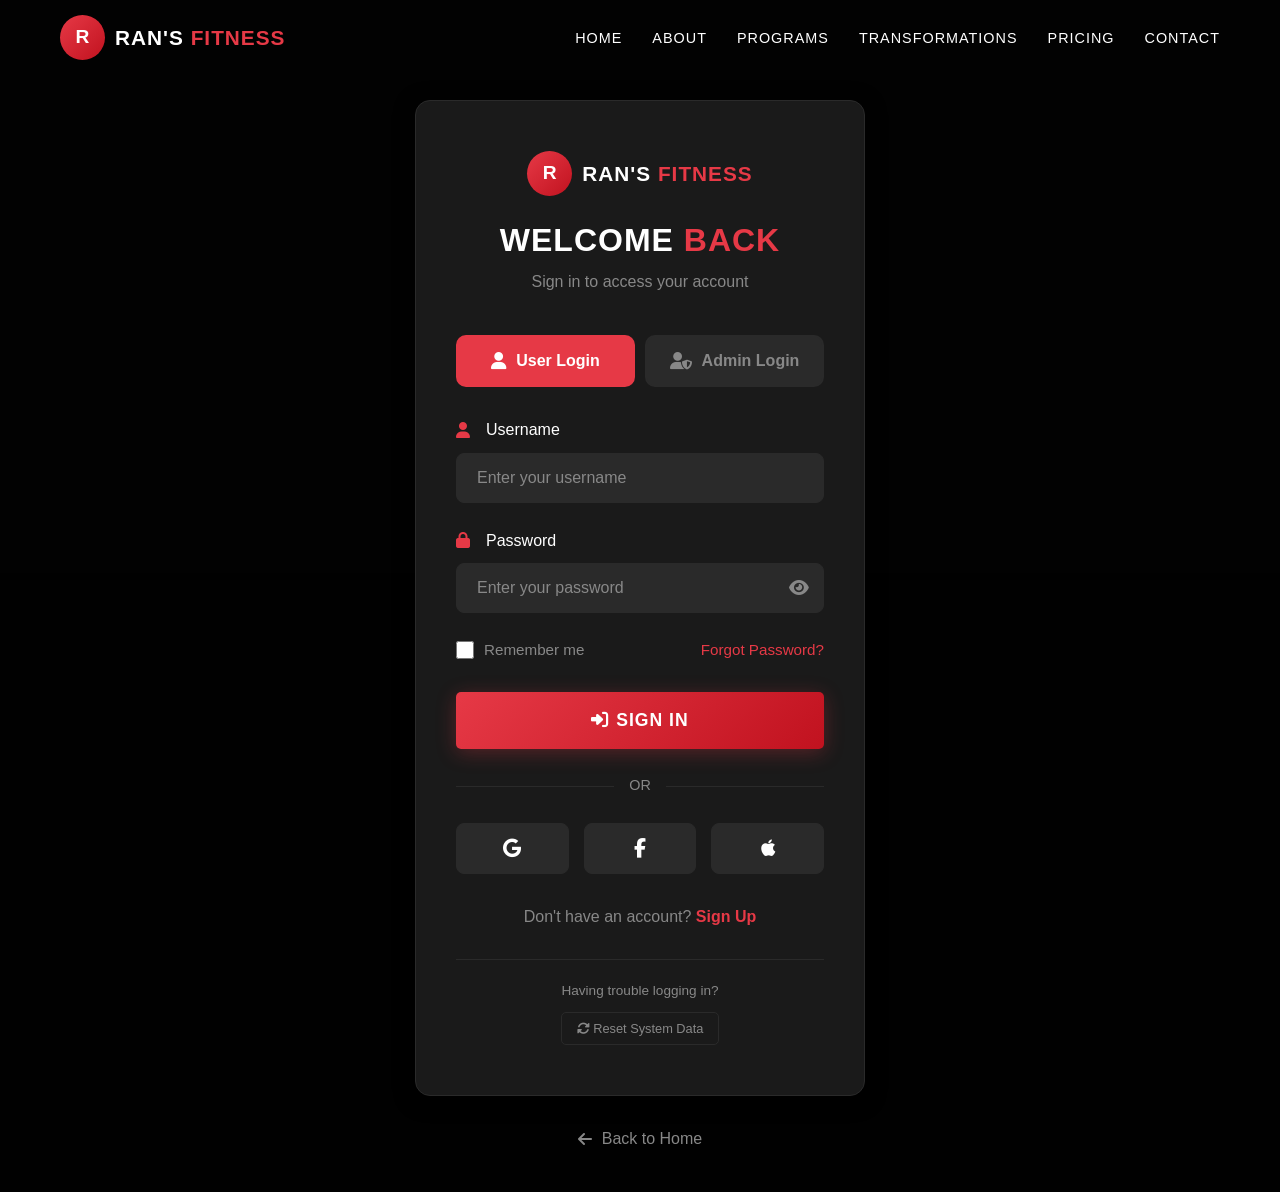
<file: admin.html>
<!DOCTYPE html>
<html lang="en">
<head>
    <meta charset="UTF-8">
    <meta name="viewport" content="width=device-width, initial-scale=1.0">
    <title>Admin Dashboard | RAN'S FITNESS CLUB</title>
    <link rel="stylesheet" href="style.css">
    <link rel="stylesheet" href="https://cdnjs.cloudflare.com/ajax/libs/font-awesome/6.4.0/css/all.min.css">
    <style>
        .admin-body { background: var(--primary-black); min-height: 100vh; }
        .admin-container { display: flex; min-height: 100vh; }
        .admin-sidebar { width: 280px; background: var(--secondary-black); border-right: 1px solid var(--medium-gray); position: fixed; height: 100vh; z-index: 1000; transition: var(--transition); display: flex; flex-direction: column; }
        .admin-sidebar.collapsed { width: 80px; }
        .sidebar-header { padding: 20px; border-bottom: 1px solid var(--medium-gray); display: flex; align-items: center; gap: 15px; }
        .sidebar-toggle { position: absolute; right: -15px; top: 30px; width: 30px; height: 30px; background: var(--gradient-red); border: none; border-radius: 50%; color: var(--pure-white); cursor: pointer; display: flex; align-items: center; justify-content: center; z-index: 1001; }
        .sidebar-nav { padding: 10px 0; flex: 1; display: flex; flex-direction: column; justify-content: center; }
        .sidebar-nav ul { list-style: none; }
        .sidebar-nav li { margin-bottom: 5px; }
        .sidebar-nav a { display: flex; align-items: center; gap: 15px; padding: 12px 25px; color: var(--light-gray); transition: var(--transition); border-left: 3px solid transparent; }
        .sidebar-nav a:hover, .sidebar-nav a.active { background: rgba(230, 57, 70, 0.1); color: var(--primary-red); border-left-color: var(--primary-red); }
        .sidebar-footer { padding: 15px 25px; border-top: 1px solid var(--medium-gray); }
        .logout-btn { display: flex; align-items: center; gap: 15px; color: var(--light-gray); cursor: pointer; background: none; border: none; font-size: 1rem; width: 100%; padding: 10px 0; }
        .admin-main { flex: 1; margin-left: 280px; transition: var(--transition); }
        .admin-sidebar.collapsed + .admin-main { margin-left: 80px; }
        .admin-header { background: var(--secondary-black); padding: 20px 30px; display: flex; justify-content: space-between; align-items: center; border-bottom: 1px solid var(--medium-gray); position: sticky; top: 0; z-index: 100; }
        .header-search { position: relative; width: 350px; }
        .header-search input { width: 100%; padding: 12px 20px 12px 45px; background: var(--dark-gray); border: 1px solid var(--medium-gray); border-radius: 25px; color: var(--pure-white); font-size: 0.95rem; }
        .header-actions { display: flex; align-items: center; gap: 15px; }
        .header-btn { width: 45px; height: 45px; background: var(--dark-gray); border: 1px solid var(--medium-gray); border-radius: 50%; color: var(--light-gray); cursor: pointer; transition: var(--transition); display: flex; align-items: center; justify-content: center; font-size: 1.1rem; position: relative; }
        .header-btn:hover { border-color: var(--primary-red); color: var(--primary-red); }
        .header-btn .badge { position: absolute; top: -5px; right: -5px; width: 20px; height: 20px; background: var(--gradient-red); border-radius: 50%; font-size: 0.7rem; display: flex; align-items: center; justify-content: center; color: var(--pure-white); }
        .user-profile { display: flex; align-items: center; gap: 12px; cursor: pointer; padding: 8px 15px; border-radius: 25px; transition: var(--transition); }
        .user-avatar { width: 40px; height: 40px; background: var(--gradient-red); border-radius: 50%; display: flex; align-items: center; justify-content: center; font-weight: 600; }
        .admin-content { padding: 30px; }
        .page-header { margin-bottom: 30px; }
        .page-header h1 { font-size: 2rem; margin-bottom: 10px; }
        .page-header h1 span { color: var(--primary-red); }
        .stats-grid { display: grid; grid-template-columns: repeat(auto-fit, minmax(250px, 1fr)); gap: 25px; margin-bottom: 40px; }
        .stat-card { background: var(--dark-gray); border-radius: 15px; padding: 25px; border: 1px solid var(--medium-gray); transition: var(--transition); position: relative; overflow: hidden; }
        .stat-card:hover { transform: translateY(-5px); border-color: var(--primary-red); }
        .stat-icon { width: 55px; height: 55px; background: rgba(230, 57, 70, 0.1); border-radius: 12px; display: flex; align-items: center; justify-content: center; font-size: 1.5rem; color: var(--primary-red); }
        .stat-trend.up { color: #25d366; }
        .stat-trend.down { color: var(--primary-red); }
        .stat-value { font-size: 2.2rem; font-weight: 700; margin-bottom: 5px; }
        .content-grid { display: grid; grid-template-columns: 2fr 1fr; gap: 30px; margin-bottom: 40px; }
        .content-card { background: var(--dark-gray); border-radius: 15px; border: 1px solid var(--medium-gray); overflow: hidden; }
        .card-header { padding: 25px; border-bottom: 1px solid var(--medium-gray); display: flex; justify-content: space-between; align-items: center; }
        .card-btn { padding: 8px 15px; background: var(--medium-gray); border: none; border-radius: 5px; color: var(--pure-white); font-size: 0.85rem; cursor: pointer; transition: var(--transition); }
        .card-btn:hover { background: var(--primary-red); }
        .card-btn.danger { background: rgba(230, 57, 70, 0.2); color: var(--primary-red); }
        .card-btn.danger:hover { background: var(--primary-red); color: var(--pure-white); }
        .card-btn.success { background: rgba(37, 211, 102, 0.2); color: #25d366; }
        .card-btn.success:hover { background: #25d366; color: var(--pure-white); }
        .data-table { width: 100%; border-collapse: collapse; }
        .data-table th, .data-table td { padding: 15px; text-align: left; border-bottom: 1px solid var(--medium-gray); }
        .data-table th { color: var(--light-gray); font-weight: 500; }
        .status-badge { padding: 6px 12px; border-radius: 20px; font-size: 0.8rem; font-weight: 600; text-transform: uppercase; }
        .status-badge.active { background: rgba(37, 211, 102, 0.1); color: #25d366; }
        .status-badge.pending { background: rgba(255, 193, 7, 0.1); color: #ffc107; }
        .status-badge.inactive { background: rgba(136, 136, 136, 0.1); color: var(--light-gray); }
        .action-btn { width: 35px; height: 35px; background: var(--medium-gray); border: none; border-radius: 8px; color: var(--light-gray); cursor: pointer; transition: var(--transition); display: flex; align-items: center; justify-content: center; }
        .action-btn:hover { background: var(--primary-red); color: var(--pure-white); }
        .action-btn.success { background: rgba(37, 211, 102, 0.2); color: #25d366; }
        .action-btn.success:hover { background: #25d366; }
        .action-btn.danger { background: rgba(230, 57, 70, 0.2); color: var(--primary-red); }
        .action-btn.danger:hover { background: var(--primary-red); color: var(--pure-white); }
        .quick-actions { display: grid; grid-template-columns: repeat(auto-fit, minmax(200px, 1fr)); gap: 20px; }
        .quick-action-btn { background: var(--dark-gray); border: 1px solid var(--medium-gray); border-radius: 12px; padding: 25px; text-align: center; cursor: pointer; transition: var(--transition); }
        .quick-action-btn:hover { border-color: var(--primary-red); transform: translateY(-5px); }
        .section-content { display: none; }
        .section-content.active { display: block; }
        .lang-btn { display: flex; align-items: center; gap: 8px; padding: 10px 15px; background: var(--dark-gray); border: 1px solid var(--medium-gray); border-radius: 8px; color: var(--pure-white); cursor: pointer; font-size: 0.9rem; }
        .lang-dropdown { position: absolute; top: 100%; right: 0; margin-top: 10px; background: var(--dark-gray); border: 1px solid var(--medium-gray); border-radius: 10px; padding: 10px 0; min-width: 150px; display: none; z-index: 1000; }
        .lang-dropdown.show { display: block; }
        .lang-option { display: flex; align-items: center; gap: 10px; padding: 10px 20px; color: var(--pure-white); cursor: pointer; background: none; border: none; width: 100%; font-size: 0.95rem; }
        .lang-option:hover { background: rgba(230, 57, 70, 0.1); }
        .settings-grid { display: grid; grid-template-columns: repeat(auto-fit, minmax(350px, 1fr)); gap: 25px; }
        .settings-card { background: var(--dark-gray); border-radius: 15px; border: 1px solid var(--medium-gray); overflow: hidden; }
        .settings-card-header { padding: 20px 25px; border-bottom: 1px solid var(--medium-gray); display: flex; align-items: center; gap: 15px; }
        .setting-item { display: flex; justify-content: space-between; align-items: center; padding: 15px 0; border-bottom: 1px solid var(--medium-gray); }
        .toggle-switch { position: relative; width: 50px; height: 26px; background: var(--medium-gray); border-radius: 13px; cursor: pointer; transition: var(--transition); border: none; }
        .toggle-switch.active { background: var(--gradient-red); }
        .toggle-switch-slider { position: absolute; top: 3px; left: 3px; width: 20px; height: 20px; background: var(--pure-white); border-radius: 50%; transition: var(--transition); }
        .toggle-switch.active .toggle-switch-slider { left: 27px; }
        .modal-overlay { position: fixed; top: 0; left: 0; width: 100%; height: 100%; background: rgba(0, 0, 0, 0.8); display: none; align-items: center; justify-content: center; z-index: 2000; }
        .modal-overlay.show { display: flex; }
        .modal { background: var(--dark-gray); border-radius: 15px; border: 1px solid var(--medium-gray); width: 90%; max-width: 500px; max-height: 90vh; overflow-y: auto; }
        .modal-header { padding: 25px; border-bottom: 1px solid var(--medium-gray); display: flex; justify-content: space-between; align-items: center; }
        .modal-close { width: 35px; height: 35px; background: var(--medium-gray); border: none; border-radius: 8px; color: var(--light-gray); cursor: pointer; display: flex; align-items: center; justify-content: center; }
        .modal-close:hover { background: var(--primary-red); color: var(--pure-white); }
        .modal-body { padding: 25px; }
        .modal-footer { padding: 20px 25px; border-top: 1px solid var(--medium-gray); display: flex; justify-content: flex-end; gap: 15px; }
        .form-row { display: grid; grid-template-columns: 1fr 1fr; gap: 20px; }
        .modal-form .form-group { margin-bottom: 20px; }
        .modal-form label { display: block; margin-bottom: 8px; font-weight: 500; font-size: 0.95rem; }
        .modal-form input, .modal-form select, .modal-form textarea { width: 100%; padding: 12px 15px; background: var(--medium-gray); border: 1px solid var(--medium-gray); border-radius: 8px; color: var(--pure-white); font-size: 1rem; }
        .modal-form input:focus, .modal-form select:focus, .modal-form textarea:focus { outline: none; border-color: var(--primary-red); }
        body.light-mode { --primary-black: #f5f5f5; --secondary-black: #ffffff; --dark-gray: #ffffff; --medium-gray: #e0e0e0; --light-gray: #666666; --pure-white: #1a1a1a; }
        body.light-mode .admin-body { background: #f5f5f5; }
        body.light-mode .admin-sidebar, body.light-mode .admin-header, body.light-mode .stat-card, body.light-mode .content-card, body.light-mode .settings-card { background: #ffffff; border-color: #e0e0e0; }
        .mobile-menu-toggle { display: none; background: none; border: none; color: var(--pure-white); font-size: 1.5rem; cursor: pointer; padding: 10px; margin-right: 10px; transition: var(--transition); }
        .mobile-menu-toggle:hover { color: var(--primary-red); }
        .sidebar-overlay { display: none; position: fixed; top: 0; left: 0; width: 100%; height: 100%; background: rgba(0,0,0,0.5); z-index: 999; }
        .sidebar-overlay.show { display: block; }
        .activity-list { list-style: none; padding: 0; }
        .activity-item { display: flex; align-items: flex-start; gap: 15px; padding: 15px 0; border-bottom: 1px solid var(--medium-gray); }
        .activity-item:last-child { border-bottom: none; }
        .activity-icon { width: 40px; height: 40px; background: rgba(230, 57, 70, 0.1); border-radius: 50%; display: flex; align-items: center; justify-content: center; color: var(--primary-red); flex-shrink: 0; }
        .activity-content p { margin: 0; color: var(--pure-white); font-weight: 500; }
        .activity-content span { font-size: 0.85rem; color: var(--light-gray); }
        .user-cell { display: flex; align-items: center; gap: 12px; }
        .user-avatar-sm { width: 35px; height: 35px; background: var(--gradient-red); border-radius: 50%; display: flex; align-items: center; justify-content: center; font-weight: 600; font-size: 0.85rem; flex-shrink: 0; }
        .user-details h4 { margin: 0; font-size: 0.95rem; color: var(--pure-white); }
        .user-details span { font-size: 0.8rem; color: var(--light-gray); }
        .action-btns { display: flex; gap: 8px; }
        .stat-header { display: flex; justify-content: space-between; align-items: flex-start; margin-bottom: 15px; }
        .settings-card-body { padding: 20px 25px; }
        .setting-info h4 { margin: 0 0 5px 0; font-size: 1rem; color: var(--pure-white); }
        .setting-info p { margin: 0; font-size: 0.85rem; color: var(--light-gray); }
        .language-selector { position: relative; }
        .user-info .user-name { font-weight: 600; color: var(--pure-white); }
        .user-info .user-role { font-size: 0.8rem; color: var(--light-gray); }
        
        /* Toast notification */
        .toast { position: fixed; bottom: 30px; right: 30px; background: var(--dark-gray); border: 1px solid var(--medium-gray); border-radius: 10px; padding: 20px 25px; display: none; align-items: center; gap: 15px; z-index: 3000; box-shadow: var(--shadow-dark); }
        .toast.show { display: flex; animation: slideIn 0.3s ease; }
        .toast.success { border-color: #25d366; }
        .toast.error { border-color: var(--primary-red); }
        .toast i { font-size: 1.5rem; }
        .toast.success i { color: #25d366; }
        .toast.error i { color: var(--primary-red); }
        @keyframes slideIn { from { transform: translateX(100%); opacity: 0; } to { transform: translateX(0); opacity: 1; } }
        
        /* Empty state */
        .empty-state { text-align: center; padding: 50px; }
        .empty-state i { font-size: 3rem; color: var(--primary-red); margin-bottom: 20px; }
        .empty-state p { color: var(--light-gray); }
        
        /* Filter tabs */
        .filter-tabs { display: flex; gap: 10px; margin-bottom: 20px; flex-wrap: wrap; }
        .filter-tab { padding: 8px 20px; background: var(--medium-gray); border: none; border-radius: 20px; color: var(--light-gray); cursor: pointer; transition: var(--transition); font-size: 0.9rem; }
        .filter-tab:hover { background: var(--primary-red); color: var(--pure-white); }
        .filter-tab.active { background: var(--primary-red); color: var(--pure-white); }

        @media (max-width: 992px) { 
            .admin-sidebar { width: 80px; } 
            .admin-main { margin-left: 80px; } 
            .sidebar-footer { display: none; } 
            .sidebar-header .logo-text { display: none; } 
            .sidebar-nav a span { display: none; } 
            .logout-btn span { display: none; }
            .sidebar-toggle { display: none; }
        }
        
        @media (max-width: 768px) { 
            .mobile-menu-toggle { display: block; }
            .admin-sidebar { transform: translateX(-100%); width: 280px; position: fixed; left: 0; top: 0; z-index: 1000; } 
            .admin-sidebar.mobile-open { transform: translateX(0); box-shadow: 5px 0 30px rgba(0,0,0,0.5); } 
            .admin-main { margin-left: 0; } 
            .sidebar-footer { display: block; position: relative; }
            .sidebar-header .logo-text { display: block; }
            .sidebar-nav a span { display: inline; }
            .logout-btn span { display: inline; }
            .admin-header { padding: 15px 20px; flex-wrap: wrap; }
            .header-search { width: 100%; order: 3; margin-top: 15px; }
            .header-search input { padding-left: 15px; }
            .stats-grid { grid-template-columns: repeat(2, 1fr); gap: 15px; }
            .content-grid { grid-template-columns: 1fr; }
            .quick-actions { grid-template-columns: repeat(2, 1fr); gap: 15px; }
            .admin-content { padding: 20px 15px; }
            .page-header h1 { font-size: 1.5rem; }
            .data-table { font-size: 0.85rem; display: block; overflow-x: auto; }
            .data-table th, .data-table td { padding: 10px 8px; white-space: nowrap; }
            .form-row { grid-template-columns: 1fr; }
            .settings-grid { grid-template-columns: 1fr; }
            .sidebar-toggle { display: flex; }
            .stat-card { padding: 20px; }
            .stat-value { font-size: 1.8rem; }
            .quick-action-btn { padding: 20px 15px; }
            .quick-action-btn h4 { font-size: 1rem; }
            .quick-action-btn p { font-size: 0.8rem; }
            .card-header { padding: 20px; flex-wrap: wrap; gap: 10px; }
            .modal { width: 95%; max-width: none; margin: 20px; }
            .modal-header, .modal-body, .modal-footer { padding: 20px; }
        }
        
        @media (max-width: 480px) {
            .header-actions { gap: 8px; }
            .header-btn { width: 38px; height: 38px; font-size: 0.95rem; }
            .header-btn .badge { width: 16px; height: 16px; font-size: 0.6rem; top: -3px; right: -3px; }
            .user-profile { padding: 5px 8px; }
            .user-info { display: none; }
            .stat-value { font-size: 1.6rem; }
            .stats-grid { grid-template-columns: 1fr; }
            .quick-actions { grid-template-columns: 1fr; }
            .lang-btn span { display: none; }
            .lang-btn { padding: 8px 12px; }
            .page-header { margin-bottom: 20px; }
            .page-header p { font-size: 0.9rem; }
            .activity-item { padding: 12px 0; }
            .activity-icon { width: 35px; height: 35px; font-size: 0.9rem; }
            .user-avatar { width: 35px; height: 35px; font-size: 0.9rem; }
        }
    </style>
</head>
<body class="admin-body">
    <div class="sidebar-overlay" id="sidebarOverlay"></div>
    <div class="admin-container">
        <aside class="admin-sidebar" id="adminSidebar">
            <div class="sidebar-header">
                <div class="logo-icon">R</div>
                <div class="logo-text">RAN'S <span>FITNESS</span></div>
            </div>
            <button class="sidebar-toggle" id="sidebarToggle"><i class="fas fa-chevron-left"></i></button>
            <nav class="sidebar-nav">
                <ul>
                    <li><a href="#" class="active" data-section="dashboard"><i class="fas fa-tachometer-alt"></i><span>Dashboard</span></a></li>
                    <li><a href="#" data-section="members"><i class="fas fa-users"></i><span>Members</span></a></li>
                    <li><a href="#" data-section="trainers"><i class="fas fa-dumbbell"></i><span>Trainers</span></a></li>
                    <li><a href="#" data-section="programs"><i class="fas fa-clipboard-list"></i><span>Programs</span></a></li>
                    <li><a href="#" data-section="schedule"><i class="fas fa-calendar-alt"></i><span>Schedule</span></a></li>
                    <li><a href="#" data-section="payments"><i class="fas fa-rupee-sign"></i><span>Payments <span id="sidebarPaymentBadge" class="badge" style="background: var(--primary-red); padding: 2px 6px; border-radius: 10px; font-size: 0.7rem;">0</span></span></a></li>
                    <li><a href="#" data-section="settings"><i class="fas fa-cog"></i><span>Settings</span></a></li>
                </ul>
            </nav>
            <div class="sidebar-footer">
                <button class="logout-btn" id="logoutBtn"><i class="fas fa-sign-out-alt"></i><span>Logout</span></button>
            </div>
        </aside>

        <main class="admin-main">
            <header class="admin-header">
                <button class="mobile-menu-toggle" id="mobileMenuToggle" aria-label="Toggle Menu"><i class="fas fa-bars"></i></button>
                <div class="header-search">
                    <i class="fas fa-search" style="position: absolute; left: 15px; top: 50%; transform: translateY(-50%); color: var(--light-gray);"></i>
                    <input type="text" id="searchInput" placeholder="Search members, trainers, programs...">
                </div>
                <div class="header-actions">
                    <button class="header-btn" id="themeToggleBtn" title="Toggle Theme"><i class="fas fa-moon" id="themeIcon"></i></button>
                    <button class="header-btn" id="notificationsBtn"><i class="fas fa-bell"></i><span class="badge" id="notifBadge">0</span></button>
                    <div class="user-profile" id="userProfile">
                        <div class="user-avatar" id="userAvatar">A</div>
                        <div class="user-info">
                            <div class="user-name" id="userName">Admin</div>
                            <div class="user-role">Administrator</div>
                        </div>
                    </div>
                </div>
            </header>

            <div class="admin-content">
                <!-- Dashboard Section -->
                <div class="section-content active" id="dashboardSection">
                    <div class="page-header">
                        <h1>Dashboard <span>Overview</span></h1>
                        <p>Welcome back! Here's what's happening at RAN'S FITNESS CLUB.</p>
                    </div>
                    <div class="stats-grid">
                        <div class="stat-card">
                            <div class="stat-header">
                                <div class="stat-icon"><i class="fas fa-users"></i></div>
                                <div class="stat-trend up" id="membersTrend"><i class="fas fa-arrow-up"></i> 0%</div>
                            </div>
                            <div class="stat-value" id="totalMembers">0</div>
                            <div class="stat-label">Total Members</div>
                        </div>
                        <div class="stat-card">
                            <div class="stat-header">
                                <div class="stat-icon"><i class="fas fa-user-plus"></i></div>
                                <div class="stat-trend up" id="newMembersTrend"><i class="fas fa-arrow-up"></i> 0%</div>
                            </div>
                            <div class="stat-value" id="newMembers">0</div>
                            <div class="stat-label">New This Month</div>
                        </div>
                        <div class="stat-card">
                            <div class="stat-header">
                                <div class="stat-icon"><i class="fas fa-clock"></i></div>
                                <div class="stat-trend" id="pendingTrend"><i class="fas fa-minus"></i> 0%</div>
                            </div>
                            <div class="stat-value" id="pendingUsers">0</div>
                            <div class="stat-label">Pending Approval</div>
                        </div>
                        <div class="stat-card">
                            <div class="stat-header">
                                <div class="stat-icon"><i class="fas fa-user-shield"></i></div>
                                <div class="stat-trend up" id="adminsTrend"><i class="fas fa-arrow-up"></i> 0%</div>
                            </div>
                            <div class="stat-value" id="totalAdmins">0</div>
                            <div class="stat-label">Administrators</div>
                        </div>
                    </div>

                    <div class="content-grid">
                        <div class="content-card">
                            <div class="card-header">
                                <h3><i class="fas fa-users"></i> Recent Members</h3>
                                <div class="card-actions"><button class="card-btn" id="viewAllMembersBtn">View All</button></div>
                            </div>
                            <div class="card-body">
                                <table class="data-table">
                                    <thead><tr><th>Member</th><th>Goal</th><th>Joined</th><th>Status</th><th>Actions</th></tr></thead>
                                    <tbody id="recentMembersTable">
                                        <tr><td colspan="5" class="empty-state"><i class="fas fa-users"></i><p>No members yet</p></td></tr>
                                    </tbody>
                                </table>
                            </div>
                        </div>
                        <div class="content-card">
                            <div class="card-header"><h3><i class="fas fa-history"></i> Recent Activity</h3></div>
                            <div class="card-body">
                                <ul class="activity-list" id="activityList">
                                    <li class="activity-item"><div class="activity-icon"><i class="fas fa-info"></i></div><div class="activity-content"><p>No recent activity</p><span>Welcome to Admin Dashboard</span></div></li>
                                </ul>
                            </div>
                        </div>
                    </div>

                    <div class="page-header"><h1>Quick <span>Actions</span></h1></div>
                    <div class="quick-actions">
                        <div class="quick-action-btn" id="addMemberBtn"><i class="fas fa-user-plus"></i><h4>Add Member</h4><p>Register a new member</p></div>
                        <div class="quick-action-btn" id="addTrainerBtn"><i class="fas fa-dumbbell"></i><h4>Add Trainer</h4><p>Add a new trainer</p></div>
                        <div class="quick-action-btn" id="createProgramBtn"><i class="fas fa-clipboard-list"></i><h4>Create Program</h4><p>Design new program</p></div>
                        <div class="quick-action-btn" id="manageUsersBtn"><i class="fas fa-user-cog"></i><h4>Manage Users</h4><p>View all users</p></div>
                    </div>
                </div>

                <!-- Members Section -->
                <div class="section-content" id="membersSection">
                    <div class="page-header">
                        <h1>Members <span>Management</span></h1>
                        <p>Manage all gym members and their subscriptions.</p>
                    </div>

                    <!-- User Verification Card -->
                    <div class="content-card" style="margin-bottom: 30px;">
                        <div class="card-header">
                            <h3><i class="fas fa-user-check"></i> Pending Approvals</h3>
                            <div class="card-actions">
                                <span id="pendingCount" class="status-badge pending" style="margin-right: 10px;">0 Pending</span>
                                <button class="card-btn" id="refreshVerificationsBtn"><i class="fas fa-sync-alt"></i> Refresh</button>
                            </div>
                        </div>
                        <div class="card-body">
                            <table class="data-table">
                                <thead>
                                    <tr>
                                        <th>Member</th>
                                        <th>Username</th>
                                        <th>Email</th>
                                        <th>Phone</th>
                                        <th>Goal</th>
                                        <th>Registered</th>
                                        <th>Actions</th>
                                    </tr>
                                </thead>
                                <tbody id="verificationTable">
                                    <tr>
                                        <td colspan="7" style="text-align: center; padding: 30px;">
                                            <i class="fas fa-check-circle" style="font-size: 2rem; color: #25d366; margin-bottom: 10px;"></i>
                                            <p>No pending verifications. All users are verified!</p>
                                        </td>
                                    </tr>
                                </tbody>
                            </table>
                        </div>
                    </div>

                    <!-- All Members -->
                    <div class="content-card">
                        <div class="card-header">
                            <h3><i class="fas fa-users"></i> All Members</h3>
                            <div class="card-actions">
                                <button class="card-btn" id="exportMembersBtn"><i class="fas fa-download"></i> Export</button>
                                <button class="card-btn" id="addMemberBtn2"><i class="fas fa-plus"></i> Add Member</button>
                            </div>
                        </div>
                        <div class="card-body">
                            <!-- Filter Tabs -->
                            <div class="filter-tabs">
                                <button class="filter-tab active" data-filter="all">All</button>
                                <button class="filter-tab" data-filter="active">Active</button>
                                <button class="filter-tab" data-filter="pending">Pending</button>
                                <button class="filter-tab" data-filter="admin">Admins</button>
                            </div>
                            <table class="data-table">
                                <thead><tr><th>Member</th><th>Username</th><th>Email</th><th>Phone</th><th>Goal</th><th>Role</th><th>Status</th><th>Actions</th></tr></thead>
                                <tbody id="allMembersTable"></tbody>
                            </table>
                        </div>
                    </div>
                </div>

                <!-- Trainers Section -->
                <div class="section-content" id="trainersSection">
                    <div class="page-header"><h1>Trainers <span>Management</span></h1><p>Manage trainers and their schedules.</p></div>
                    <div class="content-card">
                        <div class="card-header"><h3><i class="fas fa-dumbbell"></i> All Trainers</h3><div class="card-actions"><button class="card-btn" id="addTrainerBtn2"><i class="fas fa-plus"></i> Add Trainer</button></div></div>
                        <div class="card-body"><div id="trainersList"><div class="empty-state"><i class="fas fa-dumbbell"></i><p>No trainers added yet. Click "Add Trainer" to get started.</p></div></div></div>
                    </div>
                </div>

                <!-- Programs Section -->
                <div class="section-content" id="programsSection">
                    <div class="page-header"><h1>Programs <span>Management</span></h1><p>Manage fitness programs and packages.</p></div>
                    <div class="content-card">
                        <div class="card-header"><h3><i class="fas fa-clipboard-list"></i> All Programs</h3><div class="card-actions"><button class="card-btn" id="createProgramBtn2"><i class="fas fa-plus"></i> Create Program</button></div></div>
                        <div class="card-body"><div id="programsList"><div class="empty-state"><i class="fas fa-clipboard-list"></i><p>No programs created yet. Click "Create Program" to get started.</p></div></div></div>
                    </div>
                </div>

                <!-- Schedule Section -->
                <div class="section-content" id="scheduleSection">
                    <div class="page-header"><h1>Schedule <span>Management</span></h1><p>Manage training schedules and appointments.</p></div>
                    <div class="content-card">
                        <div class="card-header"><h3><i class="fas fa-calendar-alt"></i> Weekly Schedule</h3></div>
                        <div class="card-body"><div class="empty-state"><i class="fas fa-calendar-alt"></i><p>Schedule management coming soon.</p></div></div>
                    </div>
                </div>

                <!-- Payments Section -->
                <div class="section-content" id="paymentsSection">
                    <div class="page-header">
                        <h1>Payments <span>Management</span></h1>
                        <p>Track payments, approve membership requests, and manage subscriptions.</p>
                    </div>

                    <!-- Payment Stats -->
                    <div class="stats-grid" style="margin-bottom: 30px;">
                        <div class="stat-card">
                            <div class="stat-header">
                                <div class="stat-icon"><i class="fas fa-rupee-sign"></i></div>
                            </div>
                            <div class="stat-value" id="totalRevenue">₹0</div>
                            <div class="stat-label">Total Revenue</div>
                        </div>
                        <div class="stat-card">
                            <div class="stat-header">
                                <div class="stat-icon"><i class="fas fa-clock"></i></div>
                            </div>
                            <div class="stat-value" id="pendingPaymentsCount">0</div>
                            <div class="stat-label">Pending Payments</div>
                        </div>
                        <div class="stat-card">
                            <div class="stat-header">
                                <div class="stat-icon"><i class="fas fa-check-circle"></i></div>
                            </div>
                            <div class="stat-value" id="approvedPaymentsCount">0</div>
                            <div class="stat-label">Approved This Month</div>
                        </div>
                        <div class="stat-card">
                            <div class="stat-header">
                                <div class="stat-icon"><i class="fas fa-users"></i></div>
                            </div>
                            <div class="stat-value" id="activeMembersCount">0</div>
                            <div class="stat-label">Active Members</div>
                        </div>
                    </div>

                    <!-- Pending Payment Approvals -->
                    <div class="content-card" style="margin-bottom: 30px;">
                        <div class="card-header">
                            <h3><i class="fas fa-clock"></i> Pending Payment Approvals</h3>
                            <div class="card-actions">
                                <span id="pendingPaymentBadge" class="status-badge pending" style="margin-right: 10px;">0 Pending</span>
                                <button class="card-btn" id="refreshPaymentsBtn"><i class="fas fa-sync-alt"></i> Refresh</button>
                            </div>
                        </div>
                        <div class="card-body">
                            <table class="data-table">
                                <thead>
                                    <tr>
                                        <th>Member</th>
                                        <th>Plan</th>
                                        <th>Amount</th>
                                        <th>Payment Method</th>
                                        <th>Request Date</th>
                                        <th>Actions</th>
                                    </tr>
                                </thead>
                                <tbody id="pendingPaymentsTable">
                                    <tr>
                                        <td colspan="6" style="text-align: center; padding: 30px;">
                                            <i class="fas fa-check-circle" style="font-size: 2rem; color: #25d366; margin-bottom: 10px;"></i>
                                            <p>No pending payments. All caught up!</p>
                                        </td>
                                    </tr>
                                </tbody>
                            </table>
                        </div>
                    </div>

                    <!-- All Payments -->
                    <div class="content-card">
                        <div class="card-header">
                            <h3><i class="fas fa-list"></i> All Payments</h3>
                            <div class="card-actions">
                                <button class="card-btn" id="exportPaymentsBtn"><i class="fas fa-download"></i> Export</button>
                            </div>
                        </div>
                        <div class="card-body">
                            <div class="filter-tabs">
                                <button class="filter-tab active" data-payment-filter="all">All</button>
                                <button class="filter-tab" data-payment-filter="pending">Pending</button>
                                <button class="filter-tab" data-payment-filter="paid">Approved</button>
                                <button class="filter-tab" data-payment-filter="rejected">Rejected</button>
                            </div>
                            <table class="data-table">
                                <thead>
                                    <tr>
                                        <th>Member</th>
                                        <th>Plan</th>
                                        <th>Amount</th>
                                        <th>Payment Method</th>
                                        <th>Request Date</th>
                                        <th>Status</th>
                                        <th>Actions</th>
                                    </tr>
                                </thead>
                                <tbody id="allPaymentsTable"></tbody>
                            </table>
                        </div>
                    </div>
                </div>

                <!-- Settings Section -->
                <div class="section-content" id="settingsSection">
                    <div class="page-header"><h1>System <span>Settings</span></h1><p>Configure gym settings and preferences.</p></div>
                    <div class="settings-grid">
                        <div class="settings-card">
                            <div class="settings-card-header"><i class="fas fa-palette"></i><h3>Appearance</h3></div>
                            <div class="settings-card-body">
                                <div class="setting-item"><div class="setting-info"><h4>Dark Mode</h4><p>Toggle between dark and light theme</p></div><button class="toggle-switch active" id="darkModeToggle"><div class="toggle-switch-slider"></div></button></div>
                            </div>
                        </div>
                        <div class="settings-card">
                            <div class="settings-card-header"><i class="fas fa-database"></i><h3>Data Management</h3></div>
                            <div class="settings-card-body">
                                <div class="setting-item"><div class="setting-info"><h4>Export All Data</h4><p>Download all users and settings</p></div><button class="card-btn" id="exportAllBtn"><i class="fas fa-download"></i> Export</button></div>
                                <div class="setting-item"><div class="setting-info"><h4>Clear All Data</h4><p>Delete all users and reset</p></div><button class="card-btn danger" id="clearAllBtn"><i class="fas fa-trash"></i> Clear</button></div>
                            </div>
                        </div>
                    </div>
                </div>
            </div>
        </main>
    </div>

    <!-- Add Member Modal -->
    <div class="modal-overlay" id="addMemberModal">
        <div class="modal">
            <div class="modal-header"><h3>Add New Member</h3><button class="modal-close" id="closeMemberModal"><i class="fas fa-times"></i></button></div>
            <div class="modal-body">
                <form class="modal-form" id="addMemberForm">
                    <div class="form-row">
                        <div class="form-group"><label>First Name</label><input type="text" id="memberFirstName" required></div>
                        <div class="form-group"><label>Last Name</label><input type="text" id="memberLastName" required></div>
                    </div>
                    <div class="form-group"><label>Username</label><input type="text" id="memberUsername" required></div>
                    <div class="form-group"><label>Email</label><input type="email" id="memberEmail" required></div>
                    <div class="form-group"><label>Phone</label><input type="tel" id="memberPhone" required></div>
                    <div class="form-row">
                        <div class="form-group"><label>Password</label><input type="password" id="memberPassword" required></div>
                        <div class="form-group"><label>Role</label><select id="memberRole" required><option value="user">User</option><option value="admin">Admin</option></select></div>
                    </div>
                    <div class="form-group"><label>Fitness Goal</label><select id="memberGoal" required><option value="weight-loss">Weight Loss</option><option value="muscle-gain">Muscle Gain</option><option value="strength">Strength</option><option value="general">General Fitness</option></select></div>
                </form>
            </div>
            <div class="modal-footer"><button class="card-btn" id="cancelMemberBtn">Cancel</button><button class="btn btn-primary" id="saveMemberBtn">Save Member</button></div>
        </div>
    </div>

    <!-- Add Trainer Modal -->
    <div class="modal-overlay" id="addTrainerModal">
        <div class="modal">
            <div class="modal-header"><h3>Add New Trainer</h3><button class="modal-close" id="closeTrainerModal"><i class="fas fa-times"></i></button></div>
            <div class="modal-body">
                <form class="modal-form" id="addTrainerForm">
                    <div class="form-row"><div class="form-group"><label>First Name</label><input type="text" id="trainerFirstName" required></div><div class="form-group"><label>Last Name</label><input type="text" id="trainerLastName" required></div></div>
                    <div class="form-group"><label>Email</label><input type="email" id="trainerEmail" required></div>
                    <div class="form-group"><label>Phone</label><input type="tel" id="trainerPhone" required></div>
                    <div class="form-group"><label>Specialization</label><select id="trainerSpecialization" required><option value="personal-training">Personal Training</option><option value="weight-loss">Weight Loss</option><option value="muscle-building">Muscle Building</option><option value="yoga">Yoga</option><option value="crossfit">CrossFit</option></select></div>
                    <div class="form-group"><label>Experience (Years)</label><input type="number" id="trainerExperience" min="0" required></div>
                </form>
            </div>
            <div class="modal-footer"><button class="card-btn" id="cancelTrainerBtn">Cancel</button><button class="btn btn-primary" id="saveTrainerBtn">Save Trainer</button></div>
        </div>
    </div>

    <!-- Create Program Modal -->
    <div class="modal-overlay" id="createProgramModal">
        <div class="modal">
            <div class="modal-header"><h3>Create New Program</h3><button class="modal-close" id="closeProgramModal"><i class="fas fa-times"></i></button></div>
            <div class="modal-body">
                <form class="modal-form" id="createProgramForm">
                    <div class="form-group"><label>Program Name</label><input type="text" id="programName" required></div>
                    <div class="form-group"><label>Description</label><textarea id="programDescription" required></textarea></div>
                    <div class="form-row"><div class="form-group"><label>Duration (Weeks)</label><input type="number" id="programDuration" min="1" required></div><div class="form-group"><label>Price (₹)</label><input type="number" id="programPrice" min="0" required></div></div>
                    <div class="form-group"><label>Difficulty Level</label><select id="programDifficulty" required><option value="beginner">Beginner</option><option value="intermediate">Intermediate</option><option value="advanced">Advanced</option></select></div>
                </form>
            </div>
            <div class="modal-footer"><button class="card-btn" id="cancelProgramBtn">Cancel</button><button class="btn btn-primary" id="saveProgramBtn">Create Program</button></div>
        </div>
    </div>

    <!-- Edit User Modal -->
    <div class="modal-overlay" id="editUserModal">
        <div class="modal">
            <div class="modal-header"><h3>Edit User</h3><button class="modal-close" id="closeEditUserModal"><i class="fas fa-times"></i></button></div>
            <div class="modal-body">
                <form class="modal-form" id="editUserForm">
                    <input type="hidden" id="editUserId">
                    <div class="form-row">
                        <div class="form-group"><label>First Name</label><input type="text" id="editUserFirstName" required></div>
                        <div class="form-group"><label>Last Name</label><input type="text" id="editUserLastName" required></div>
                    </div>
                    <div class="form-group"><label>Username</label><input type="text" id="editUserUsername" required></div>
                    <div class="form-group"><label>Email</label><input type="email" id="editUserEmail" required></div>
                    <div class="form-group"><label>Phone</label><input type="tel" id="editUserPhone" required></div>
                    <div class="form-row">
                        <div class="form-group"><label>Role</label><select id="editUserRole" required><option value="user">User</option><option value="admin">Admin</option></select></div>
                        <div class="form-group"><label>Status</label><select id="editUserStatus" required><option value="active">Active</option><option value="pending">Pending</option><option value="inactive">Inactive</option></select></div>
                    </div>
                </form>
            </div>
            <div class="modal-footer"><button class="card-btn" id="cancelEditUserBtn">Cancel</button><button class="btn btn-primary" id="saveEditUserBtn">Save Changes</button></div>
        </div>
    </div>

    <!-- Toast -->
    <div class="toast" id="toast"><i class="fas fa-check-circle"></i><span id="toastMessage">Success!</span></div>

    <script src="script.js"></script>
    <script>
        // Admin Dashboard JavaScript
        let currentFilter = 'all';
        let allUsers = [];
        let trainers = [];
        let programs = [];

        document.addEventListener('DOMContentLoaded', function() {
            // Check admin access
            const user = JSON.parse(localStorage.getItem('user') || sessionStorage.getItem('user') || 'null');
            console.log('Admin page - checking user:', user);
            
            if (!user || user.role !== 'admin') { 
                console.log('Not authorized, redirecting to login');
                window.location.href = 'login.html'; 
                return; 
            }
            
            console.log('Admin access granted for:', user.username);
            document.getElementById('userName').textContent = user.name || 'Admin';
            document.getElementById('userAvatar').textContent = (user.name || 'A').charAt(0).toUpperCase();

            // Initialize data
            loadData();
            
            // Setup event listeners
            setupEventListeners();
            setupModals();
            
            // Initial render
            updateStats();
            renderTables();
        });

        function loadData() {
            allUsers = JSON.parse(localStorage.getItem('users') || '[]');
            trainers = JSON.parse(localStorage.getItem('gymTrainers') || '[]');
            programs = JSON.parse(localStorage.getItem('gymPrograms') || '[]');
        }

        function setupEventListeners() {
            const sidebar = document.getElementById('adminSidebar');
            const sidebarOverlay = document.getElementById('sidebarOverlay');
            
            // Sidebar toggle (desktop)
            document.getElementById('sidebarToggle').addEventListener('click', () => {
                sidebar.classList.toggle('collapsed');
                const icon = document.querySelector('#sidebarToggle i');
                if (icon) {
                    icon.classList.toggle('fa-chevron-left');
                    icon.classList.toggle('fa-chevron-right');
                }
            });
            
            // Mobile menu toggle
            document.getElementById('mobileMenuToggle').addEventListener('click', () => {
                sidebar.classList.toggle('mobile-open');
                sidebarOverlay.classList.toggle('show');
            });
            
            // Close sidebar when clicking overlay
            sidebarOverlay.addEventListener('click', () => {
                sidebar.classList.remove('mobile-open');
                sidebarOverlay.classList.remove('show');
            });

            // Navigation
            document.querySelectorAll('.sidebar-nav a').forEach(link => {
                link.addEventListener('click', (e) => {
                    e.preventDefault();
                    const section = link.dataset.section;
                    document.querySelectorAll('.sidebar-nav a').forEach(l => l.classList.remove('active'));
                    link.classList.add('active');
                    document.querySelectorAll('.section-content').forEach(s => s.classList.remove('active'));
                    document.getElementById(section + 'Section').classList.add('active');
                    sidebar.classList.remove('mobile-open');
                    sidebarOverlay.classList.remove('show');
                });
            });

            // Logout
            document.getElementById('logoutBtn').addEventListener('click', () => {
                if (confirm('Are you sure you want to logout?')) {
                    localStorage.removeItem('user');
                    sessionStorage.removeItem('user');
                    window.location.href = 'login.html';
                }
            });

            // Theme toggle
            document.getElementById('themeToggleBtn').addEventListener('click', toggleTheme);

            // Quick action buttons
            document.getElementById('addMemberBtn').addEventListener('click', () => openModal('addMemberModal'));
            document.getElementById('addMemberBtn2').addEventListener('click', () => openModal('addMemberModal'));
            document.getElementById('addTrainerBtn').addEventListener('click', () => openModal('addTrainerModal'));
            document.getElementById('addTrainerBtn2').addEventListener('click', () => openModal('addTrainerModal'));
            document.getElementById('createProgramBtn').addEventListener('click', () => openModal('createProgramModal'));
            document.getElementById('createProgramBtn2').addEventListener('click', () => openModal('createProgramModal'));
            document.getElementById('manageUsersBtn').addEventListener('click', () => {
                document.querySelector('[data-section="members"]').click();
            });
            document.getElementById('viewAllMembersBtn').addEventListener('click', () => {
                document.querySelector('[data-section="members"]').click();
            });

            // Filter tabs
            document.querySelectorAll('.filter-tab').forEach(tab => {
                tab.addEventListener('click', () => {
                    document.querySelectorAll('.filter-tab').forEach(t => t.classList.remove('active'));
                    tab.classList.add('active');
                    currentFilter = tab.dataset.filter;
                    renderAllMembersTable();
                });
            });

            // Refresh buttons
            document.getElementById('refreshVerificationsBtn').addEventListener('click', () => {
                loadData();
                renderTables();
                updateStats();
                showToast('Data refreshed!');
            });

            document.getElementById('exportMembersBtn').addEventListener('click', exportMembers);
            document.getElementById('exportAllBtn').addEventListener('click', exportAllData);
            document.getElementById('clearAllBtn').addEventListener('click', clearAllData);

            // Search
            document.getElementById('searchInput').addEventListener('input', debounce((e) => {
                const query = e.target.value.toLowerCase();
                if (query) {
                    searchUsers(query);
                } else {
                    renderTables();
                }
            }, 300));
        }

        function setupModals() {
            // Close modals
            document.getElementById('closeMemberModal').addEventListener('click', () => closeModal('addMemberModal'));
            document.getElementById('closeTrainerModal').addEventListener('click', () => closeModal('addTrainerModal'));
            document.getElementById('closeProgramModal').addEventListener('click', () => closeModal('createProgramModal'));
            document.getElementById('closeEditUserModal').addEventListener('click', () => closeModal('editUserModal'));
            document.getElementById('cancelMemberBtn').addEventListener('click', () => closeModal('addMemberModal'));
            document.getElementById('cancelTrainerBtn').addEventListener('click', () => closeModal('addTrainerModal'));
            document.getElementById('cancelProgramBtn').addEventListener('click', () => closeModal('createProgramModal'));
            document.getElementById('cancelEditUserBtn').addEventListener('click', () => closeModal('editUserModal'));

            // Save buttons
            document.getElementById('saveMemberBtn').addEventListener('click', saveMember);
            document.getElementById('saveTrainerBtn').addEventListener('click', saveTrainer);
            document.getElementById('saveProgramBtn').addEventListener('click', saveProgram);
            document.getElementById('saveEditUserBtn').addEventListener('click', saveEditUser);

            // Close on overlay click
            document.querySelectorAll('.modal-overlay').forEach(overlay => {
                overlay.addEventListener('click', (e) => {
                    if (e.target === overlay) overlay.classList.remove('show');
                });
            });
        }

        function updateStats() {
            const totalUsers = allUsers.length;
            const pendingUsers = allUsers.filter(u => u.status === 'pending').length;
            const adminUsers = allUsers.filter(u => u.role === 'admin').length;
            const newThisMonth = allUsers.filter(u => {
                const created = new Date(u.createdAt);
                const now = new Date();
                return created.getMonth() === now.getMonth() && created.getFullYear() === now.getFullYear();
            }).length;

            document.getElementById('totalMembers').textContent = totalUsers;
            document.getElementById('pendingUsers').textContent = pendingUsers;
            document.getElementById('totalAdmins').textContent = adminUsers;
            document.getElementById('newMembers').textContent = newThisMonth;
            document.getElementById('pendingCount').textContent = pendingUsers + ' Pending';
            document.getElementById('notifBadge').textContent = pendingUsers;
        }

        function renderTables() {
            renderRecentMembers();
            renderAllMembersTable();
            renderPendingTable();
        }

        function renderRecentMembers() {
            const tbody = document.getElementById('recentMembersTable');
            const recentUsers = [...allUsers].sort((a, b) => b.id - a.id).slice(0, 5);
            
            if (recentUsers.length === 0) {
                tbody.innerHTML = '<tr><td colspan="5" class="empty-state"><i class="fas fa-users"></i><p>No members yet</p></td></tr>';
                return;
            }

            tbody.innerHTML = recentUsers.map(user => `
                <tr>
                    <td><div class="user-cell"><div class="user-avatar-sm">${getInitials(user.firstName + ' ' + user.lastName)}</div><div class="user-details"><h4>${user.firstName} ${user.lastName}</h4></div></div></td>
                    <td>${formatGoal(user.goal)}</td>
                    <td>${formatDate(user.createdAt)}</td>
                    <td><span class="status-badge ${user.status}">${user.status}</span></td>
                    <td><div class="action-btns"><button class="action-btn" onclick="editUser(${user.id})"><i class="fas fa-edit"></i></button><button class="action-btn danger" onclick="deleteUser(${user.id})"><i class="fas fa-trash"></i></button></div></td>
                </tr>
            `).join('');
        }

        function renderAllMembersTable() {
            const tbody = document.getElementById('allMembersTable');
            let filteredUsers = allUsers;

            if (currentFilter === 'active') filteredUsers = allUsers.filter(u => u.status === 'active');
            else if (currentFilter === 'pending') filteredUsers = allUsers.filter(u => u.status === 'pending');
            else if (currentFilter === 'admin') filteredUsers = allUsers.filter(u => u.role === 'admin');

            if (filteredUsers.length === 0) {
                tbody.innerHTML = '<tr><td colspan="8" class="empty-state"><i class="fas fa-users"></i><p>No members found</p></td></tr>';
                return;
            }

            tbody.innerHTML = filteredUsers.map(user => `
                <tr>
                    <td><div class="user-cell"><div class="user-avatar-sm">${getInitials(user.firstName + ' ' + user.lastName)}</div><div class="user-details"><h4>${user.firstName} ${user.lastName}</h4></div></div></td>
                    <td>${user.username}</td>
                    <td>${user.email}</td>
                    <td>${user.phone || 'N/A'}</td>
                    <td>${formatGoal(user.goal)}</td>
                    <td>${user.role}</td>
                    <td><span class="status-badge ${user.status}">${user.status}</span></td>
                    <td>
                        <div class="action-btns">
                            ${user.status === 'pending' ? `<button class="action-btn success" onclick="approveUser(${user.id})" title="Approve"><i class="fas fa-check"></i></button>` : ''}
                            <button class="action-btn" onclick="editUser(${user.id})" title="Edit"><i class="fas fa-edit"></i></button>
                            <button class="action-btn danger" onclick="deleteUser(${user.id})" title="Delete"><i class="fas fa-trash"></i></button>
                        </div>
                    </td>
                </tr>
            `).join('');
        }

        function renderPendingTable() {
            const tbody = document.getElementById('verificationTable');
            const pendingUsers = allUsers.filter(u => u.status === 'pending');

            if (pendingUsers.length === 0) {
                tbody.innerHTML = `
                    <tr>
                        <td colspan="7" style="text-align: center; padding: 30px;">
                            <i class="fas fa-check-circle" style="font-size: 2rem; color: #25d366; margin-bottom: 10px;"></i>
                            <p>No pending verifications. All users are verified!</p>
                        </td>
                    </tr>`;
                return;
            }

            tbody.innerHTML = pendingUsers.map(user => `
                <tr>
                    <td><div class="user-cell"><div class="user-avatar-sm">${getInitials(user.firstName + ' ' + user.lastName)}</div><div class="user-details"><h4>${user.firstName} ${user.lastName}</h4></div></div></td>
                    <td>${user.username}</td>
                    <td>${user.email}</td>
                    <td>${user.phone || 'N/A'}</td>
                    <td>${formatGoal(user.goal)}</td>
                    <td>${formatDate(user.createdAt)}</td>
                    <td>
                        <div class="action-btns">
                            <button class="action-btn success" onclick="approveUser(${user.id})" title="Approve"><i class="fas fa-check"></i></button>
                            <button class="action-btn danger" onclick="rejectUser(${user.id})" title="Reject"><i class="fas fa-times"></i></button>
                        </div>
                    </td>
                </tr>
            `).join('');
        }

        // User Management Functions
        function saveMember() {
            const firstName = document.getElementById('memberFirstName').value.trim();
            const lastName = document.getElementById('memberLastName').value.trim();
            const username = document.getElementById('memberUsername').value.trim();
            const email = document.getElementById('memberEmail').value.trim();
            const phone = document.getElementById('memberPhone').value.trim();
            const password = document.getElementById('memberPassword').value;
            const role = document.getElementById('memberRole').value;
            const goal = document.getElementById('memberGoal').value;

            if (!firstName || !lastName || !username || !email || !password) {
                showToast('Please fill all required fields!', 'error');
                return;
            }

            // Check if username exists
            if (allUsers.find(u => u.username === username)) {
                showToast('Username already exists!', 'error');
                return;
            }

            // Check if email exists
            if (allUsers.find(u => u.email === email)) {
                showToast('Email already exists!', 'error');
                return;
            }

            const newUser = {
                id: Date.now(),
                firstName,
                lastName,
                username,
                email,
                phone,
                password,
                role,
                goal,
                status: 'active',
                createdAt: new Date().toISOString()
            };

            allUsers.push(newUser);
            localStorage.setItem('users', JSON.stringify(allUsers));

            closeModal('addMemberModal');
            showToast('Member added successfully!');
            renderTables();
            updateStats();
        }

        function editUser(id) {
            const user = allUsers.find(u => u.id === id);
            if (!user) return;

            document.getElementById('editUserId').value = user.id;
            document.getElementById('editUserFirstName').value = user.firstName;
            document.getElementById('editUserLastName').value = user.lastName;
            document.getElementById('editUserUsername').value = user.username;
            document.getElementById('editUserEmail').value = user.email;
            document.getElementById('editUserPhone').value = user.phone || '';
            document.getElementById('editUserRole').value = user.role;
            document.getElementById('editUserStatus').value = user.status;

            openModal('editUserModal');
        }

        function saveEditUser() {
            const id = parseInt(document.getElementById('editUserId').value);
            const firstName = document.getElementById('editUserFirstName').value.trim();
            const lastName = document.getElementById('editUserLastName').value.trim();
            const username = document.getElementById('editUserUsername').value.trim();
            const email = document.getElementById('editUserEmail').value.trim();
            const phone = document.getElementById('editUserPhone').value.trim();
            const role = document.getElementById('editUserRole').value;
            const status = document.getElementById('editUserStatus').value;

            const userIndex = allUsers.findIndex(u => u.id === id);
            if (userIndex === -1) return;

            // Check username uniqueness
            const existingUser = allUsers.find(u => u.username === username && u.id !== id);
            if (existingUser) {
                showToast('Username already taken!', 'error');
                return;
            }

            allUsers[userIndex] = {
                ...allUsers[userIndex],
                firstName,
                lastName,
                username,
                email,
                phone,
                role,
                status,
                name: firstName + ' ' + lastName
            };

            localStorage.setItem('users', JSON.stringify(allUsers));
            closeModal('editUserModal');
            showToast('User updated successfully!');
            renderTables();
            updateStats();
        }

        function deleteUser(id) {
            if (!confirm('Are you sure you want to delete this user? This action cannot be undone.')) return;

            allUsers = allUsers.filter(u => u.id !== id);
            localStorage.setItem('users', JSON.stringify(allUsers));
            
            showToast('User deleted successfully!');
            renderTables();
            updateStats();
        }

        function approveUser(id) {
            const userIndex = allUsers.findIndex(u => u.id === id);
            if (userIndex === -1) return;

            allUsers[userIndex].status = 'active';
            localStorage.setItem('users', JSON.stringify(allUsers));

            // Remove from pending
            const pendingUsers = JSON.parse(localStorage.getItem('pendingUsers') || '[]');
            const filteredPending = pendingUsers.filter(u => u.id !== id);
            localStorage.setItem('pendingUsers', JSON.stringify(filteredPending));

            showToast('User approved successfully!');
            renderTables();
            updateStats();
        }

        function rejectUser(id) {
            if (!confirm('Are you sure you want to reject this user?')) return;

            allUsers = allUsers.filter(u => u.id !== id);
            localStorage.setItem('users', JSON.stringify(allUsers));

            const pendingUsers = JSON.parse(localStorage.getItem('pendingUsers') || '[]');
            const filteredPending = pendingUsers.filter(u => u.id !== id);
            localStorage.setItem('pendingUsers', JSON.stringify(filteredPending));

            showToast('User rejected and removed.');
            renderTables();
            updateStats();
        }

        function saveTrainer() {
            const firstName = document.getElementById('trainerFirstName').value.trim();
            const lastName = document.getElementById('trainerLastName').value.trim();
            const email = document.getElementById('trainerEmail').value.trim();
            const phone = document.getElementById('trainerPhone').value.trim();
            const specialization = document.getElementById('trainerSpecialization').value;
            const experience = document.getElementById('trainerExperience').value;

            if (!firstName || !lastName || !email) {
                showToast('Please fill all required fields!', 'error');
                return;
            }

            const trainer = { 
                id: Date.now(), 
                firstName, 
                lastName, 
                email, 
                phone, 
                specialization, 
                experience,
                createdAt: new Date().toISOString()
            };
            
            trainers.push(trainer);
            localStorage.setItem('gymTrainers', JSON.stringify(trainers));
            
            closeModal('addTrainerModal');
            showToast('Trainer added successfully!');
        }

        function saveProgram() {
            const name = document.getElementById('programName').value.trim();
            const description = document.getElementById('programDescription').value.trim();
            const duration = document.getElementById('programDuration').value;
            const price = document.getElementById('programPrice').value;
            const difficulty = document.getElementById('programDifficulty').value;

            if (!name || !description || !duration || !price) {
                showToast('Please fill all required fields!', 'error');
                return;
            }

            const program = { 
                id: Date.now(), 
                name, 
                description, 
                duration, 
                price, 
                difficulty,
                createdAt: new Date().toISOString()
            };
            
            programs.push(program);
            localStorage.setItem('gymPrograms', JSON.stringify(programs));
            
            closeModal('createProgramModal');
            showToast('Program created successfully!');
        }

        function searchUsers(query) {
            const filtered = allUsers.filter(u => 
                u.username.toLowerCase().includes(query) ||
                u.email.toLowerCase().includes(query) ||
                u.firstName.toLowerCase().includes(query) ||
                u.lastName.toLowerCase().includes(query)
            );
            
            const tbody = document.getElementById('allMembersTable');
            if (filtered.length === 0) {
                tbody.innerHTML = '<tr><td colspan="8" class="empty-state"><i class="fas fa-search"></i><p>No users found</p></td></tr>';
                return;
            }

            tbody.innerHTML = filtered.map(user => `
                <tr>
                    <td><div class="user-cell"><div class="user-avatar-sm">${getInitials(user.firstName + ' ' + user.lastName)}</div><div class="user-details"><h4>${user.firstName} ${user.lastName}</h4></div></div></td>
                    <td>${user.username}</td>
                    <td>${user.email}</td>
                    <td>${user.phone || 'N/A'}</td>
                    <td>${formatGoal(user.goal)}</td>
                    <td>${user.role}</td>
                    <td><span class="status-badge ${user.status}">${user.status}</span></td>
                    <td>
                        <div class="action-btns">
                            ${user.status === 'pending' ? `<button class="action-btn success" onclick="approveUser(${user.id})" title="Approve"><i class="fas fa-check"></i></button>` : ''}
                            <button class="action-btn" onclick="editUser(${user.id})" title="Edit"><i class="fas fa-edit"></i></button>
                            <button class="action-btn danger" onclick="deleteUser(${user.id})" title="Delete"><i class="fas fa-trash"></i></button>
                        </div>
                    </td>
                </tr>
            `).join('');
        }

        function exportMembers() {
            const csvContent = [
                ['Name', 'Username', 'Email', 'Phone', 'Goal', 'Role', 'Status', 'Created'].join(','),
                ...allUsers.map(u => [
                    `${u.firstName} ${u.lastName}`,
                    u.username,
                    u.email,
                    u.phone || '',
                    u.goal,
                    u.role,
                    u.status,
                    formatDate(u.createdAt)
                ].join(','))
            ].join('\n');

            downloadFile(csvContent, 'members.csv', 'text/csv');
            showToast('Members exported!');
        }

        function exportAllData() {
            const data = {
                users: allUsers,
                trainers: trainers,
                programs: programs,
                exportedAt: new Date().toISOString()
            };
            
            downloadFile(JSON.stringify(data, null, 2), 'ransfitness_backup.json', 'application/json');
            showToast('All data exported!');
        }

        function clearAllData() {
            if (!confirm('WARNING: This will delete ALL users and data. This cannot be undone. Are you sure?')) return;
            if (!confirm('Are you absolutely sure? Type "DELETE" to confirm.')) return;
            
            localStorage.removeItem('users');
            localStorage.removeItem('pendingUsers');
            localStorage.removeItem('gymTrainers');
            localStorage.removeItem('gymPrograms');
            
            // Re-initialize with default admin
            allUsers = [{
                id: Date.now(),
                username: 'admin',
                email: 'admin@ransfitness.com',
                password: 'admin123',
                firstName: 'Admin',
                lastName: 'User',
                phone: '+91 98902 60932',
                goal: 'general',
                role: 'admin',
                status: 'active',
                createdAt: new Date().toISOString()
            }];
            localStorage.setItem('users', JSON.stringify(allUsers));
            
            showToast('All data cleared! Default admin created.');
            renderTables();
            updateStats();
        }

        function downloadFile(content, filename, type) {
            const blob = new Blob([content], { type });
            const url = URL.createObjectURL(blob);
            const a = document.createElement('a');
            a.href = url;
            a.download = filename;
            a.click();
            URL.revokeObjectURL(url);
        }

        // Utility Functions
        function openModal(id) {
            document.getElementById(id).classList.add('show');
        }

        function closeModal(id) {
            document.getElementById(id).classList.remove('show');
            document.querySelectorAll('#' + id + ' input, #' + id + ' select, #' + id + ' textarea').forEach(el => el.value = '');
        }

        function toggleTheme() {
            document.body.classList.toggle('light-mode');
            const isDark = !document.body.classList.contains('light-mode');
            document.getElementById('themeIcon').className = isDark ? 'fas fa-moon' : 'fas fa-sun';
            localStorage.setItem('darkMode', isDark);
        }

        function showToast(message, type = 'success') {
            const toast = document.getElementById('toast');
            const toastMessage = document.getElementById('toastMessage');
            const toastIcon = toast.querySelector('i');

            toastMessage.textContent = message;
            toast.className = 'toast show ' + type;
            toastIcon.className = type === 'success' ? 'fas fa-check-circle' : 'fas fa-exclamation-circle';

            setTimeout(() => toast.classList.remove('show'), 3000);
        }

        function getInitials(name) {
            if (!name) return 'U';
            return name.split(' ').map(n => n[0]).join('').toUpperCase();
        }

        function formatDate(dateString) {
            if (!dateString) return 'N/A';
            return new Date(dateString).toLocaleDateString();
        }

        function formatGoal(goal) {
            const goals = {
                'weight-loss': 'Weight Loss',
                'muscle-gain': 'Muscle Gain',
                'strength': 'Strength',
                'general': 'General Fitness',
                'athletic': 'Athletic'
            };
            return goals[goal] || goal;
        }

        function debounce(func, wait) {
            let timeout;
            return function executedFunction(...args) {
                const later = () => {
                    clearTimeout(timeout);
                    func(...args);
                };
                clearTimeout(timeout);
                timeout = setTimeout(later, wait);
            };
        }

        // ============================================
        // PAYMENT MANAGEMENT FUNCTIONS
        // ============================================
        let currentPaymentFilter = 'all';
        let paymentRequests = [];

        function loadPaymentData() {
            paymentRequests = JSON.parse(localStorage.getItem('paymentRequests') || '[]');
        }

        function updatePaymentStats() {
            loadPaymentData();
            
            const totalRevenue = paymentRequests
                .filter(p => p.status === 'paid')
                .reduce((sum, p) => sum + p.amount, 0);
            
            const pendingPayments = paymentRequests.filter(p => p.status === 'pending');
            const approvedThisMonth = paymentRequests.filter(p => {
                if (p.status !== 'paid') return false;
                const approvedDate = new Date(p.approvedDate || p.requestDate);
                const now = new Date();
                return approvedDate.getMonth() === now.getMonth() && approvedDate.getFullYear() === now.getFullYear();
            });
            
            const activeMembers = allUsers.filter(u => {
                const membership = u.membership;
                return membership && membership.status === 'active';
            }).length;

            document.getElementById('totalRevenue').textContent = '₹' + totalRevenue.toLocaleString();
            document.getElementById('pendingPaymentsCount').textContent = pendingPayments.length;
            document.getElementById('approvedPaymentsCount').textContent = approvedThisMonth.length;
            document.getElementById('activeMembersCount').textContent = activeMembers;
            document.getElementById('pendingPaymentBadge').textContent = pendingPayments.length + ' Pending';
            document.getElementById('sidebarPaymentBadge').textContent = pendingPayments.length;
        }

        function renderPaymentTables() {
            renderPendingPaymentsTable();
            renderAllPaymentsTable();
        }

        function renderPendingPaymentsTable() {
            const tbody = document.getElementById('pendingPaymentsTable');
            const pendingPayments = paymentRequests.filter(p => p.status === 'pending');

            if (pendingPayments.length === 0) {
                tbody.innerHTML = `
                    <tr>
                        <td colspan="6" style="text-align: center; padding: 30px;">
                            <i class="fas fa-check-circle" style="font-size: 2rem; color: #25d366; margin-bottom: 10px;"></i>
                            <p>No pending payments. All caught up!</p>
                        </td>
                    </tr>`;
                return;
            }

            tbody.innerHTML = pendingPayments.map(payment => `
                <tr>
                    <td><div class="user-cell"><div class="user-avatar-sm">${getInitials(payment.userName)}</div><div class="user-details"><h4>${payment.userName}</h4><span>${payment.userEmail}</span></div></div></td>
                    <td>${payment.planName}</td>
                    <td><strong>₹${payment.amount.toLocaleString()}</strong></td>
                    <td><span class="status-badge ${payment.paymentMethod}">${formatPaymentMethod(payment.paymentMethod)}</span></td>
                    <td>${formatDate(payment.requestDate)}</td>
                    <td>
                        <div class="action-btns">
                            <button class="action-btn success" onclick="approvePayment(${payment.id})" title="Approve Payment"><i class="fas fa-check"></i></button>
                            <button class="action-btn danger" onclick="rejectPayment(${payment.id})" title="Reject Payment"><i class="fas fa-times"></i></button>
                        </div>
                    </td>
                </tr>
            `).join('');
        }

        function renderAllPaymentsTable() {
            const tbody = document.getElementById('allPaymentsTable');
            let filteredPayments = paymentRequests;

            if (currentPaymentFilter === 'pending') filteredPayments = paymentRequests.filter(p => p.status === 'pending');
            else if (currentPaymentFilter === 'paid') filteredPayments = paymentRequests.filter(p => p.status === 'paid');
            else if (currentPaymentFilter === 'rejected') filteredPayments = paymentRequests.filter(p => p.status === 'rejected');

            if (filteredPayments.length === 0) {
                tbody.innerHTML = '<tr><td colspan="7" class="empty-state"><i class="fas fa-receipt"></i><p>No payments found</p></td></tr>';
                return;
            }

            tbody.innerHTML = filteredPayments.slice().reverse().map(payment => `
                <tr>
                    <td><div class="user-cell"><div class="user-avatar-sm">${getInitials(payment.userName)}</div><div class="user-details"><h4>${payment.userName}</h4><span>${payment.userEmail}</span></div></div></td>
                    <td>${payment.planName}</td>
                    <td><strong>₹${payment.amount.toLocaleString()}</strong></td>
                    <td><span class="status-badge ${payment.paymentMethod}">${formatPaymentMethod(payment.paymentMethod)}</span></td>
                    <td>${formatDate(payment.requestDate)}</td>
                    <td><span class="status-badge ${payment.status}">${payment.status}</span></td>
                    <td>
                        <div class="action-btns">
                            ${payment.status === 'pending' ? `
                                <button class="action-btn success" onclick="approvePayment(${payment.id})" title="Approve"><i class="fas fa-check"></i></button>
                                <button class="action-btn danger" onclick="rejectPayment(${payment.id})" title="Reject"><i class="fas fa-times"></i></button>
                            ` : payment.status === 'paid' ? `
                                <button class="action-btn" onclick="viewPaymentReceipt(${payment.id})" title="View Receipt"><i class="fas fa-receipt"></i></button>
                            ` : ''}
                        </div>
                    </td>
                </tr>
            `).join('');
        }

        function approvePayment(paymentId) {
            if (!confirm('Have you received the payment? This will activate the user\'s membership.')) return;

            const paymentIndex = paymentRequests.findIndex(p => p.id === paymentId);
            if (paymentIndex === -1) return;

            const payment = paymentRequests[paymentIndex];
            
            // Update payment status
            paymentRequests[paymentIndex].status = 'paid';
            paymentRequests[paymentIndex].approvedDate = new Date().toISOString();
            paymentRequests[paymentIndex].approvedBy = JSON.parse(localStorage.getItem('user') || '{}').name || 'Admin';
            localStorage.setItem('paymentRequests', JSON.stringify(paymentRequests));

            // Calculate expiry date
            const startDate = new Date();
            const expiryDate = new Date(startDate);
            expiryDate.setMonth(expiryDate.getMonth() + (payment.durationUnit === 'months' ? payment.duration : 1));

            // Update user's membership
            const userIndex = allUsers.findIndex(u => u.id === payment.userId);
            if (userIndex !== -1) {
                allUsers[userIndex].membership = {
                    planId: payment.planId,
                    planName: payment.planName,
                    status: 'active',
                    amount: payment.amount,
                    paymentMethod: payment.paymentMethod,
                    startDate: startDate.toISOString(),
                    expiryDate: expiryDate.toISOString(),
                    approvedDate: new Date().toISOString(),
                    paymentId: paymentId
                };
                localStorage.setItem('users', JSON.stringify(allUsers));
                
                // Update session if user is logged in
                const sessionUser = JSON.parse(localStorage.getItem('user') || sessionStorage.getItem('user') || 'null');
                if (sessionUser && sessionUser.id === payment.userId) {
                    sessionUser.membership = allUsers[userIndex].membership;
                    if (localStorage.getItem('user')) {
                        localStorage.setItem('user', JSON.stringify(sessionUser));
                    } else {
                        sessionStorage.setItem('user', JSON.stringify(sessionUser));
                    }
                }
            }

            showToast('Payment approved! Membership activated.');
            renderPaymentTables();
            updatePaymentStats();
        }

        function rejectPayment(paymentId) {
            const reason = prompt('Please enter the reason for rejection (optional):');
            if (reason === null) return; // User cancelled

            const paymentIndex = paymentRequests.findIndex(p => p.id === paymentId);
            if (paymentIndex === -1) return;

            paymentRequests[paymentIndex].status = 'rejected';
            paymentRequests[paymentIndex].rejectedDate = new Date().toISOString();
            paymentRequests[paymentIndex].rejectionReason = reason;
            paymentRequests[paymentIndex].rejectedBy = JSON.parse(localStorage.getItem('user') || '{}').name || 'Admin';
            localStorage.setItem('paymentRequests', JSON.stringify(paymentRequests));

            // Update user's membership status
            const userIndex = allUsers.findIndex(u => u.id === paymentRequests[paymentIndex].userId);
            if (userIndex !== -1 && allUsers[userIndex].membership) {
                allUsers[userIndex].membership.status = 'rejected';
                localStorage.setItem('users', JSON.stringify(allUsers));
            }

            showToast('Payment rejected.');
            renderPaymentTables();
            updatePaymentStats();
        }

        function viewPaymentReceipt(paymentId) {
            const payment = paymentRequests.find(p => p.id === paymentId);
            if (!payment) return;

            const receiptWindow = window.open('', '_blank');
            receiptWindow.document.write(`
                <!DOCTYPE html>
                <html>
                <head>
                    <title>Payment Receipt - RAN'S FITNESS CLUB</title>
                    <style>
                        body { font-family: Arial, sans-serif; max-width: 600px; margin: 50px auto; padding: 20px; }
                        .receipt { border: 2px solid #333; padding: 30px; }
                        .header { text-align: center; border-bottom: 2px solid #e63946; padding-bottom: 20px; margin-bottom: 20px; }
                        .header h1 { color: #e63946; margin: 0; }
                        .details { margin: 20px 0; }
                        .details p { margin: 10px 0; }
                        .amount { font-size: 24px; font-weight: bold; color: #e63946; text-align: center; margin: 20px 0; }
                        .footer { text-align: center; margin-top: 30px; font-size: 12px; color: #666; }
                        @media print { .no-print { display: none; } }
                    </style>
                </head>
                <body>
                    <div class="receipt">
                        <div class="header">
                            <h1>RAN'S FITNESS CLUB</h1>
                            <p>Payment Receipt</p>
                        </div>
                        <div class="details">
                            <p><strong>Receipt No:</strong> #${payment.id}</p>
                            <p><strong>Member:</strong> ${payment.userName}</p>
                            <p><strong>Email:</strong> ${payment.userEmail}</p>
                            <p><strong>Plan:</strong> ${payment.planName}</p>
                            <p><strong>Payment Method:</strong> ${formatPaymentMethod(payment.paymentMethod)}</p>
                            <p><strong>Date:</strong> ${formatDate(payment.approvedDate || payment.requestDate)}</p>
                            <p><strong>Approved By:</strong> ${payment.approvedBy || 'Pending'}</p>
                        </div>
                        <div class="amount">₹${payment.amount.toLocaleString()}</div>
                        <div class="footer">
                            <p>Thank you for choosing RAN'S FITNESS CLUB!</p>
                            <p>Contact: +91 98902 60932 | info@ransfitness.com</p>
                        </div>
                    </div>
                    <div class="no-print" style="text-align: center; margin-top: 20px;">
                        <button onclick="window.print()" style="padding: 10px 20px; background: #e63946; color: white; border: none; cursor: pointer;">Print Receipt</button>
                    </div>
                </body>
                </html>
            `);
        }

        function formatPaymentMethod(method) {
            const methods = {
                'upi': 'UPI/QR',
                'cash': 'Cash',
                'bank': 'Bank Transfer'
            };
            return methods[method] || method;
        }

        function exportPayments() {
            const csvContent = [
                ['Receipt No', 'Member', 'Email', 'Plan', 'Amount', 'Payment Method', 'Status', 'Request Date', 'Approved Date'].join(','),
                ...paymentRequests.map(p => [
                    p.id,
                    p.userName,
                    p.userEmail,
                    p.planName,
                    p.amount,
                    formatPaymentMethod(p.paymentMethod),
                    p.status,
                    formatDate(p.requestDate),
                    p.approvedDate ? formatDate(p.approvedDate) : '-'
                ].join(','))
            ].join('\n');

            downloadFile(csvContent, 'payments.csv', 'text/csv');
            showToast('Payments exported!');
        }

        // Initialize payment filter tabs
        document.querySelectorAll('[data-payment-filter]').forEach(tab => {
            tab.addEventListener('click', () => {
                document.querySelectorAll('[data-payment-filter]').forEach(t => t.classList.remove('active'));
                tab.classList.add('active');
                currentPaymentFilter = tab.dataset.paymentFilter;
                renderAllPaymentsTable();
            });
        });

        // Refresh payments button
        document.getElementById('refreshPaymentsBtn').addEventListener('click', () => {
            loadPaymentData();
            renderPaymentTables();
            updatePaymentStats();
            showToast('Payments refreshed!');
        });

        // Export payments button
        document.getElementById('exportPaymentsBtn').addEventListener('click', exportPayments);

        // Update loadData to include payments
        const originalLoadData = loadData;
        loadData = function() {
            originalLoadData();
            loadPaymentData();
        };

        // Update updateStats to include payment stats
        const originalUpdateStats = updateStats;
        updateStats = function() {
            originalUpdateStats();
            updatePaymentStats();
        };

        // Update renderTables to include payment tables
        const originalRenderTables = renderTables;
        renderTables = function() {
            originalRenderTables();
            renderPaymentTables();
        };
    </script>
</body>
</html>
</file>
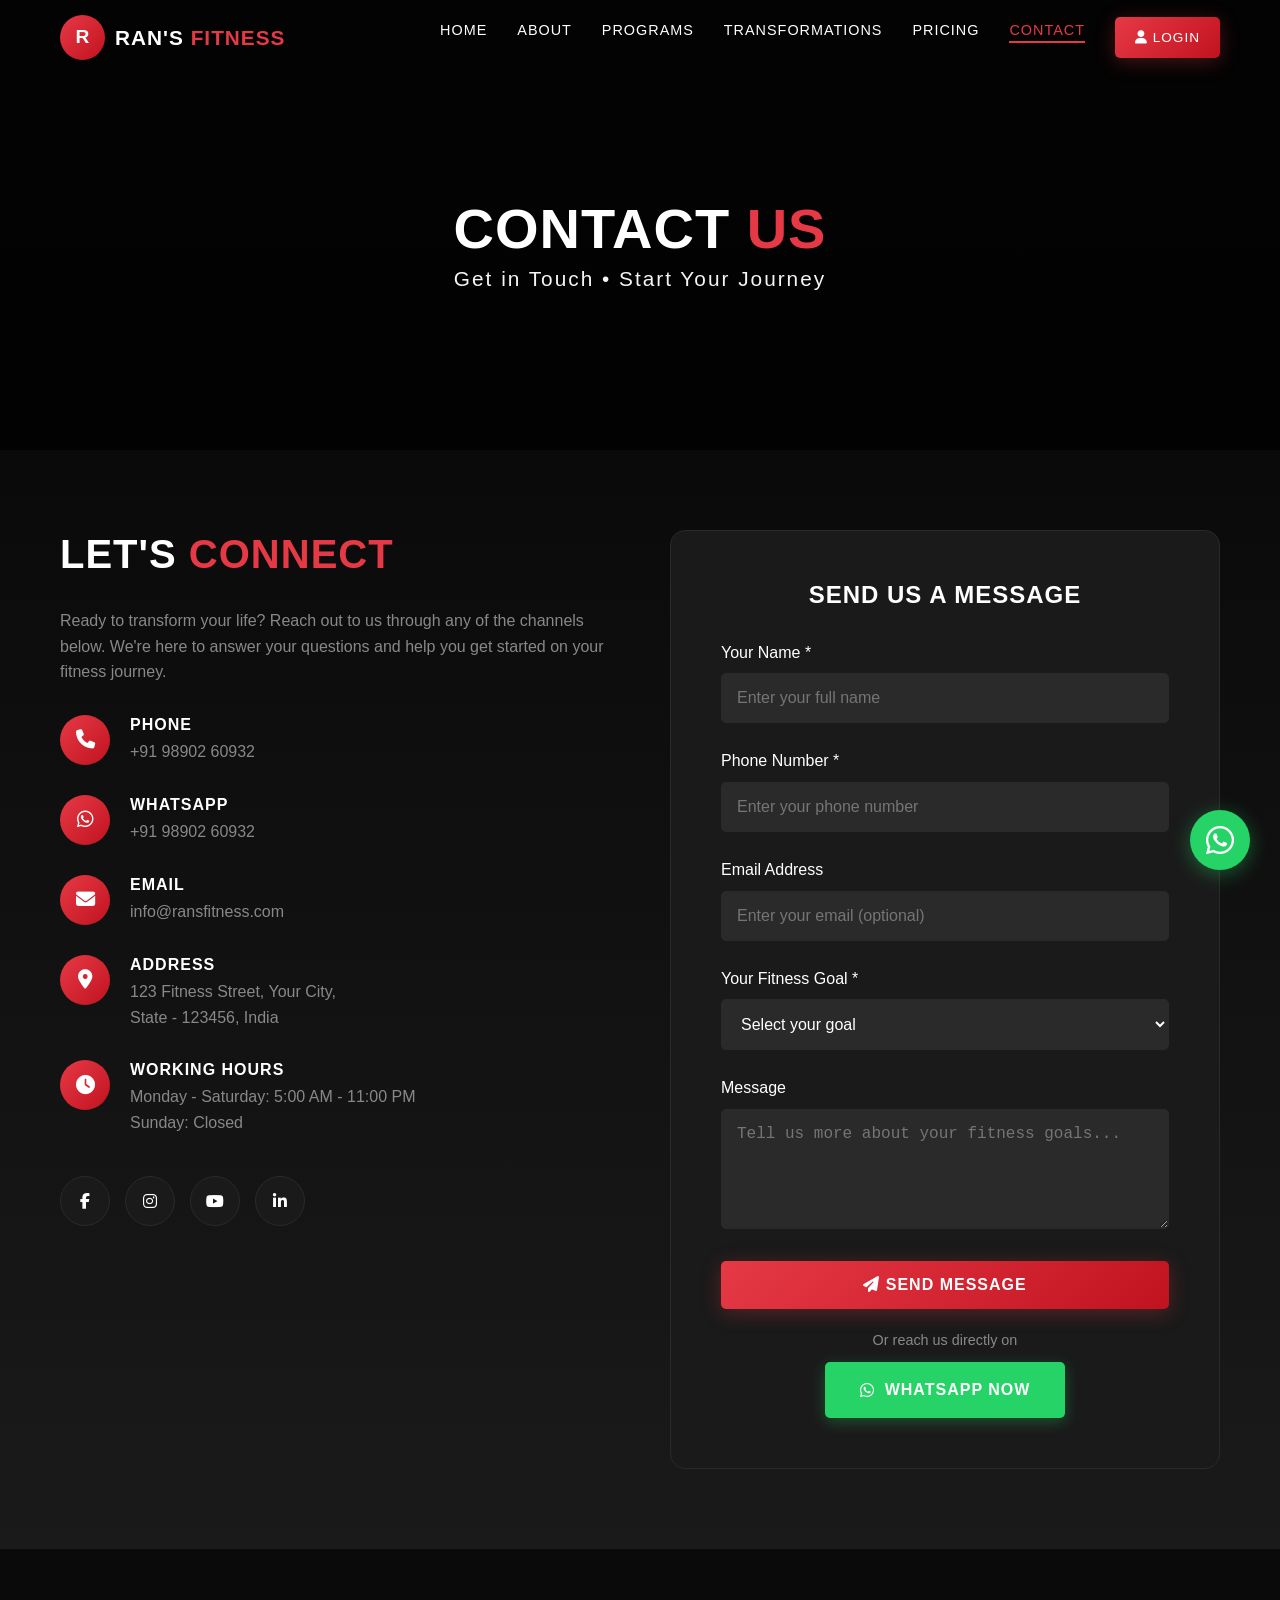
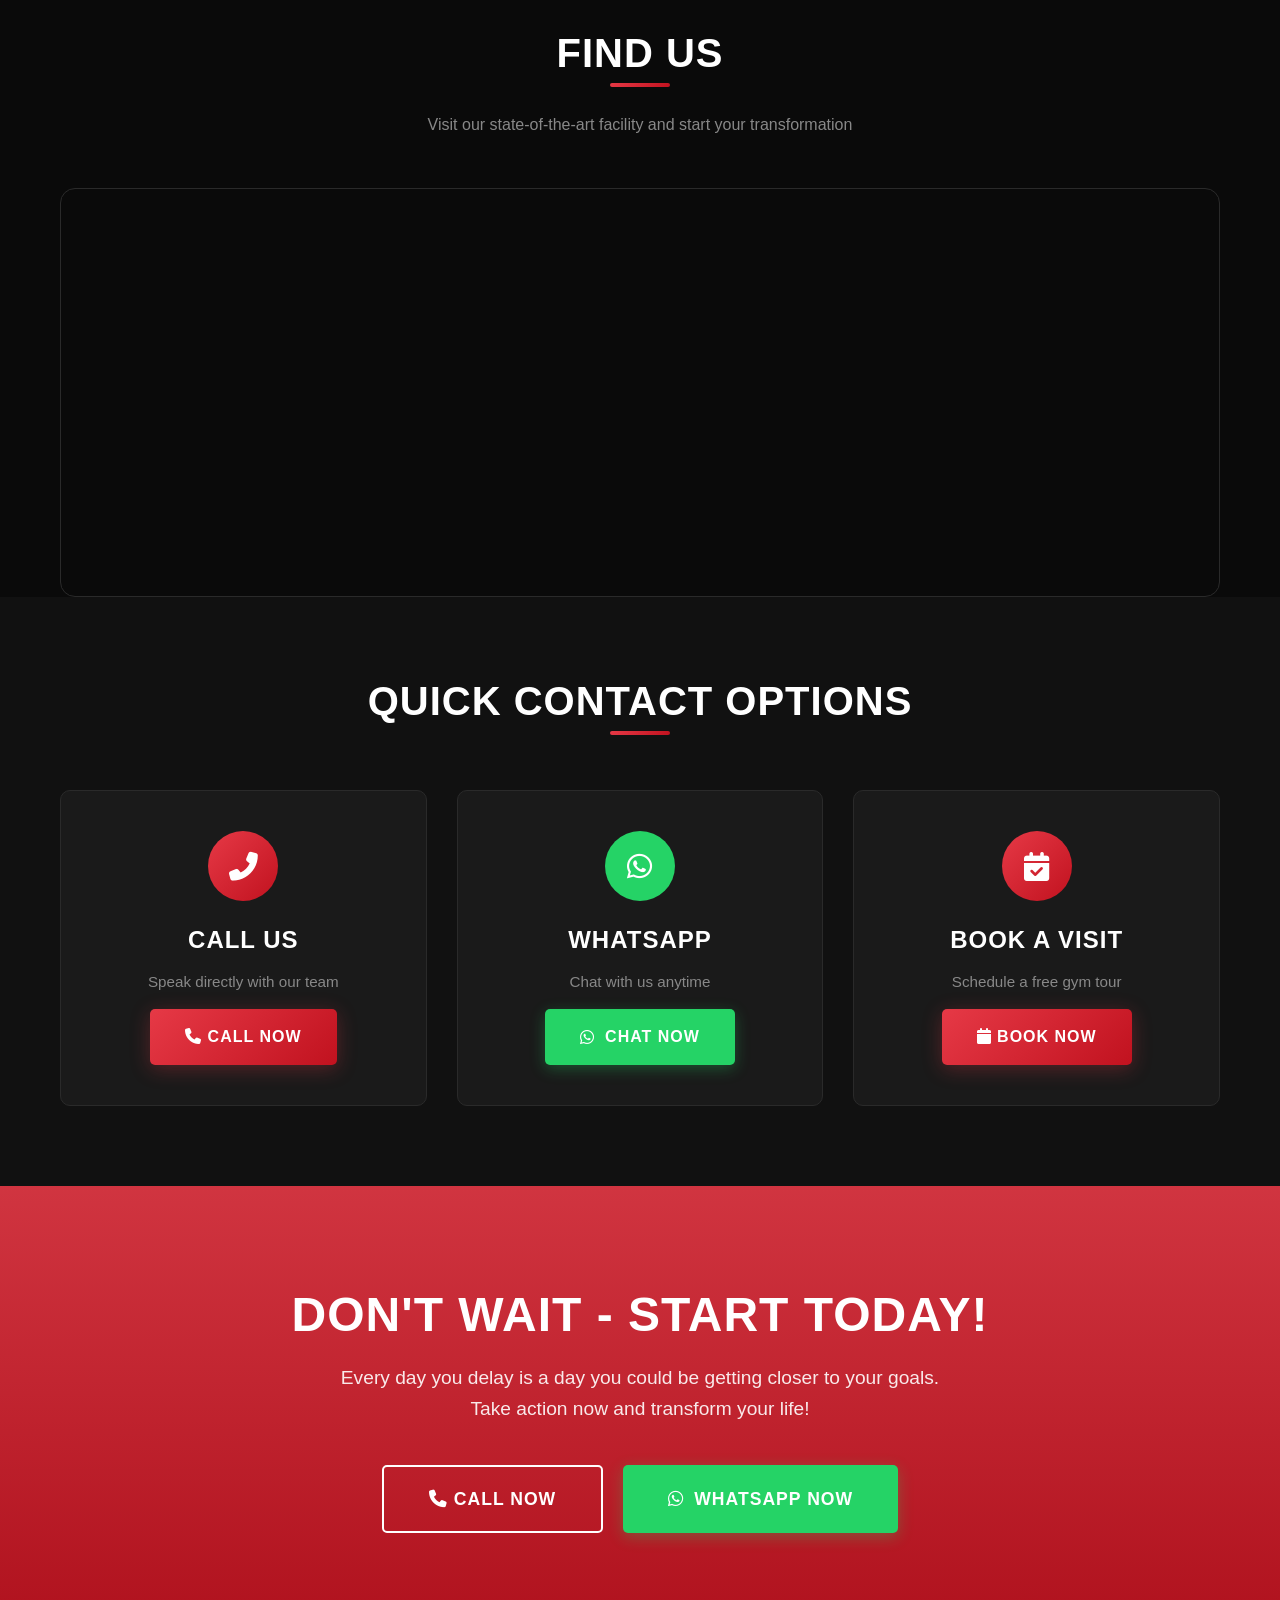
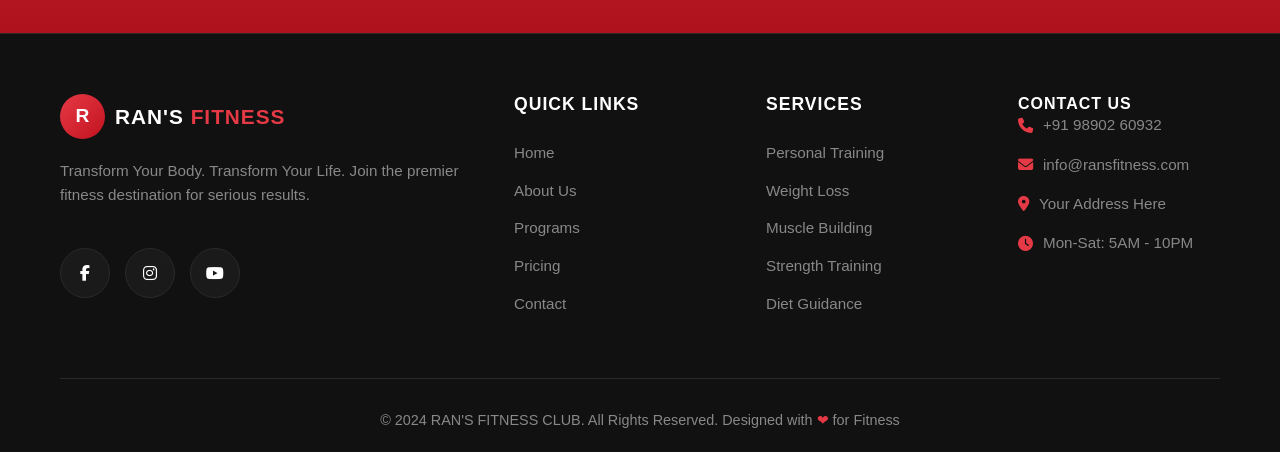
<file: contact.html>
<!DOCTYPE html>
<html lang="en">
<head>
    <meta charset="UTF-8">
    <meta name="viewport" content="width=device-width, initial-scale=1.0">
    <title>Contact Us | RAN'S FITNESS CLUB</title>
    <meta name="description" content="Contact RAN'S FITNESS CLUB for gym membership, personal training, and fitness programs. Call or WhatsApp +91 98902 60932.">
    <link rel="stylesheet" href="style.css">
    <link rel="stylesheet" href="https://cdnjs.cloudflare.com/ajax/libs/font-awesome/6.4.0/css/all.min.css">
</head>
<body>
    <!-- Navigation -->
    <nav class="navbar">
        <div class="container">
            <a href="index.html" class="logo">
                <div class="logo-icon">R</div>
                <div class="logo-text">RAN'S <span>FITNESS</span></div>
            </a>
            <ul class="nav-links" id="navLinks">
                <li><a href="index.html">Home</a></li>
                <li><a href="about.html">About</a></li>
                <li><a href="programs.html">Programs</a></li>
                <li><a href="transformation.html">Transformations</a></li>
                <li><a href="pricing.html">Pricing</a></li>
                <li><a href="contact.html" class="active">Contact</a></li>
                <li class="nav-auth"><a href="login.html" class="btn btn-primary btn-small"><i class="fas fa-user"></i> Login</a></li>
            </ul>
            <div class="mobile-menu-btn" id="mobileMenuBtn">
                <span></span>
                <span></span>
                <span></span>
            </div>
        </div>
    </nav>

    <!-- Page Header -->
    <section class="page-header" style="background: linear-gradient(rgba(0, 0, 0, 0.7), rgba(0, 0, 0, 0.8)), url('https://images.unsplash.com/photo-1571902943202-507ec2618e8f?w=1920&q=80') center/cover no-repeat;">
        <div class="container">
            <h1>Contact <span>Us</span></h1>
            <p class="hero-subtitle">Get in Touch • Start Your Journey</p>
        </div>
    </section>

    <!-- Contact Section -->
    <section class="contact-page section-padding">
        <div class="container">
            <div class="contact-grid">
                <!-- Contact Info -->
                <div class="contact-info">
                    <h2>Let's <span>Connect</span></h2>
                    <p style="margin-bottom: 30px;">Ready to transform your life? Reach out to us through any of the channels below. We're here to answer your questions and help you get started on your fitness journey.</p>
                    
                    <div class="contact-item">
                        <i class="fas fa-phone"></i>
                        <div>
                            <h4>Phone</h4>
                            <a href="tel:+919890260932">+91 98902 60932</a>
                        </div>
                    </div>
                    
                    <div class="contact-item">
                        <i class="fab fa-whatsapp"></i>
                        <div>
                            <h4>WhatsApp</h4>
                            <a href="https://wa.me/919890260932" target="_blank">+91 98902 60932</a>
                        </div>
                    </div>
                    
                    <div class="contact-item">
                        <i class="fas fa-envelope"></i>
                        <div>
                            <h4>Email</h4>
                            <a href="mailto:info@ransfitness.com">info@ransfitness.com</a>
                        </div>
                    </div>
                    
                    <div class="contact-item">
                        <i class="fas fa-map-marker-alt"></i>
                        <div>
                            <h4>Address</h4>
                            <p>123 Fitness Street, Your City,<br>State - 123456, India</p>
                        </div>
                    </div>
                    
                    <div class="contact-item">
                        <i class="fas fa-clock"></i>
                        <div>
                            <h4>Working Hours</h4>
                            <p>Monday - Saturday: 5:00 AM - 11:00 PM<br>Sunday: Closed</p>
                        </div>
                    </div>

                    <div class="contact-social">
                        <a href="#"><i class="fab fa-facebook-f"></i></a>
                        <a href="#"><i class="fab fa-instagram"></i></a>
                        <a href="#"><i class="fab fa-youtube"></i></a>
                        <a href="#"><i class="fab fa-linkedin-in"></i></a>
                    </div>
                </div>

                <!-- Contact Form -->
                <div class="contact-form-container">
                    <h3>Send Us a Message</h3>
                    
                    <div class="form-success" id="formSuccess">
                        <i class="fas fa-check-circle"></i> Thank you! Your message has been sent successfully. We'll contact you soon!
                    </div>
                    
                    <form id="contactForm">
                        <div class="form-group">
                            <label for="name">Your Name *</label>
                            <input type="text" id="name" name="name" placeholder="Enter your full name" required>
                        </div>
                        
                        <div class="form-group">
                            <label for="phone">Phone Number *</label>
                            <input type="tel" id="phone" name="phone" placeholder="Enter your phone number" required>
                        </div>
                        
                        <div class="form-group">
                            <label for="email">Email Address</label>
                            <input type="email" id="email" name="email" placeholder="Enter your email (optional)">
                        </div>
                        
                        <div class="form-group">
                            <label for="goal">Your Fitness Goal *</label>
                            <select id="goal" name="goal" required>
                                <option value="">Select your goal</option>
                                <option value="weight-loss">Weight Loss</option>
                                <option value="muscle-gain">Muscle Building</option>
                                <option value="strength">Strength Training</option>
                                <option value="general">General Fitness</option>
                                <option value="personal-training">Personal Training</option>
                                <option value="other">Other</option>
                            </select>
                        </div>
                        
                        <div class="form-group">
                            <label for="message">Message</label>
                            <textarea id="message" name="message" placeholder="Tell us more about your fitness goals..."></textarea>
                        </div>
                        
                        <button type="submit" class="btn btn-primary" style="width: 100%;">
                            <i class="fas fa-paper-plane"></i> Send Message
                        </button>
                    </form>
                    
                    <div style="text-align: center; margin-top: 20px;">
                        <p style="font-size: 0.9rem;">Or reach us directly on</p>
                        <a href="https://wa.me/919890260932" target="_blank" class="btn btn-whatsapp" style="margin-top: 10px;">
                            <i class="fab fa-whatsapp"></i> WhatsApp Now
                        </a>
                    </div>
                </div>
            </div>
        </div>
    </section>

    <!-- Map Section -->
    <section class="map-section">
        <div class="container">
            <div class="section-title">
                <h2>Find <span>Us</span></h2>
                <p>Visit our state-of-the-art facility and start your transformation</p>
            </div>
            <div class="map-container">
                <iframe 
                    src="https://www.google.com/maps/embed?pb=!1m18!1m12!1m3!1d3502.6606886724727!2d77.209021!3d28.613939!2m3!1f0!2f0!3f0!3m2!1i1024!2i768!4f13.1!3m3!1m2!1s0x0%3A0x0!2zMjjCsDM2JzUwLjIiTiA3N8KwMTInMzIuNSJF!5e0!3m2!1sen!2sin!4v1600000000000!5m2!1sen!2sin" 
                    allowfullscreen="" 
                    loading="lazy">
                </iframe>
            </div>
        </div>
    </section>

    <!-- Quick Contact CTA -->
    <section class="services section-padding" style="background: var(--secondary-black);">
        <div class="container">
            <div class="section-title">
                <h2>Quick <span>Contact Options</span></h2>
            </div>
            <div class="services-grid" style="grid-template-columns: repeat(auto-fit, minmax(250px, 1fr));">
                <div class="service-card" style="text-align: center;">
                    <div class="service-icon">
                        <i class="fas fa-phone-alt"></i>
                    </div>
                    <h3>Call Us</h3>
                    <p>Speak directly with our team</p>
                    <a href="tel:+919890260932" class="btn btn-primary" style="margin-top: 15px;">
                        <i class="fas fa-phone"></i> Call Now
                    </a>
                </div>
                <div class="service-card" style="text-align: center;">
                    <div class="service-icon" style="background: #25d366;">
                        <i class="fab fa-whatsapp"></i>
                    </div>
                    <h3>WhatsApp</h3>
                    <p>Chat with us anytime</p>
                    <a href="https://wa.me/919890260932" target="_blank" class="btn btn-whatsapp" style="margin-top: 15px;">
                        <i class="fab fa-whatsapp"></i> Chat Now
                    </a>
                </div>
                <div class="service-card" style="text-align: center;">
                    <div class="service-icon">
                        <i class="fas fa-calendar-check"></i>
                    </div>
                    <h3>Book a Visit</h3>
                    <p>Schedule a free gym tour</p>
                    <a href="#" onclick="document.getElementById('goal').value='other'; window.scrollTo({top: document.getElementById('contactForm').offsetTop - 100, behavior: 'smooth'}); return false;" class="btn btn-primary" style="margin-top: 15px;">
                        <i class="fas fa-calendar"></i> Book Now
                    </a>
                </div>
            </div>
        </div>
    </section>

    <!-- CTA Section -->
    <section class="cta-section">
        <div class="container">
            <h2>Don't Wait - Start Today!</h2>
            <p>Every day you delay is a day you could be getting closer to your goals. Take action now and transform your life!</p>
            <div class="cta-buttons">
                <a href="tel:+919890260932" class="btn btn-secondary btn-large">
                    <i class="fas fa-phone"></i> Call Now
                </a>
                <a href="https://wa.me/919890260932" target="_blank" class="btn btn-whatsapp btn-large">
                    <i class="fab fa-whatsapp"></i> WhatsApp Now
                </a>
            </div>
        </div>
    </section>

    <!-- Footer -->
    <footer class="footer">
        <div class="container">
            <div class="footer-grid">
                <div class="footer-brand">
                    <a href="index.html" class="logo">
                        <div class="logo-icon">R</div>
                        <div class="logo-text">RAN'S <span>FITNESS</span></div>
                    </a>
                    <p>Transform Your Body. Transform Your Life. Join the premier fitness destination for serious results.</p>
                    <div class="contact-social">
                        <a href="#"><i class="fab fa-facebook-f"></i></a>
                        <a href="#"><i class="fab fa-instagram"></i></a>
                        <a href="#"><i class="fab fa-youtube"></i></a>
                    </div>
                </div>
                <div class="footer-links">
                    <h4>Quick Links</h4>
                    <ul>
                        <li><a href="index.html">Home</a></li>
                        <li><a href="about.html">About Us</a></li>
                        <li><a href="programs.html">Programs</a></li>
                        <li><a href="pricing.html">Pricing</a></li>
                        <li><a href="contact.html">Contact</a></li>
                    </ul>
                </div>
                <div class="footer-links">
                    <h4>Services</h4>
                    <ul>
                        <li><a href="programs.html">Personal Training</a></li>
                        <li><a href="programs.html">Weight Loss</a></li>
                        <li><a href="programs.html">Muscle Building</a></li>
                        <li><a href="programs.html">Strength Training</a></li>
                        <li><a href="programs.html">Diet Guidance</a></li>
                    </ul>
                </div>
                <div class="footer-contact">
                    <h4>Contact Us</h4>
                    <p><i class="fas fa-phone"></i> <a href="tel:+919890260932">+91 98902 60932</a></p>
                    <p><i class="fas fa-envelope"></i> info@ransfitness.com</p>
                    <p><i class="fas fa-map-marker-alt"></i> Your Address Here</p>
                    <p><i class="fas fa-clock"></i> Mon-Sat: 5AM - 10PM</p>
                </div>
            </div>
            <div class="footer-bottom">
                <p>&copy; 2024 RAN'S FITNESS CLUB. All Rights Reserved. Designed with <span>❤</span> for Fitness</p>
            </div>
        </div>
    </footer>

    <!-- Floating WhatsApp Button -->
    <a href="https://wa.me/919890260932" target="_blank" class="whatsapp-float">
        <i class="fab fa-whatsapp"></i>
    </a>

    <script src="script.js"></script>
</body>
</html>
</file>
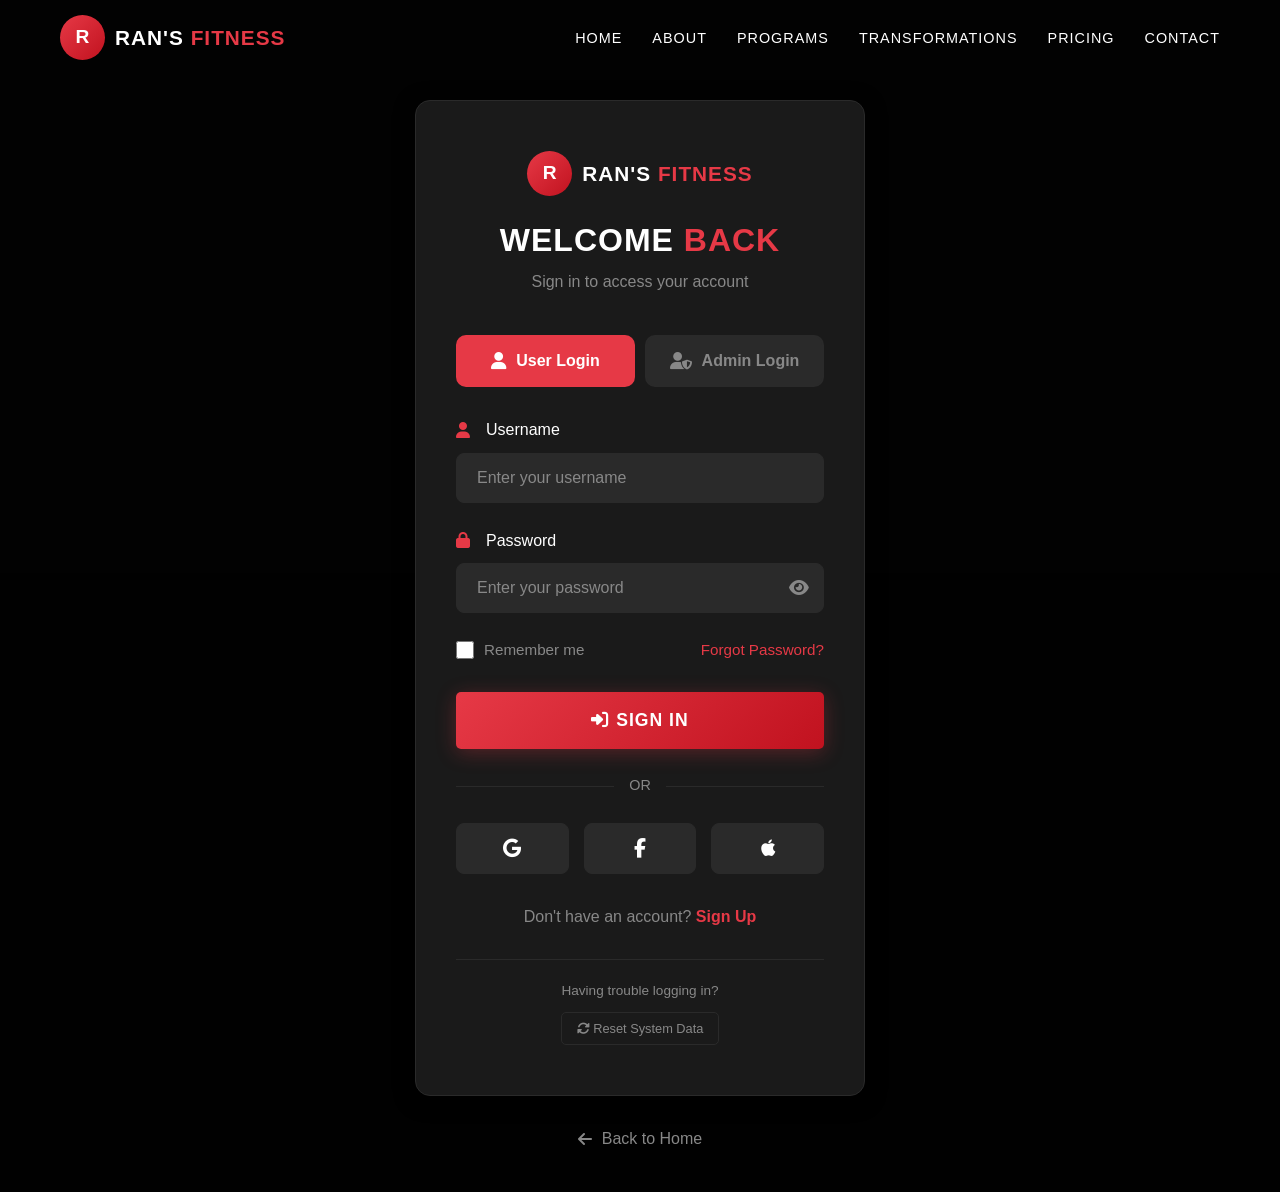
<file: login.html>
<!DOCTYPE html>
<html lang="en">
<head>
    <meta charset="UTF-8">
    <meta name="viewport" content="width=device-width, initial-scale=1.0">
    <title>Login | RAN'S FITNESS CLUB</title>
    <meta name="description" content="Login to your RAN'S FITNESS CLUB account">
    <link rel="stylesheet" href="style.css">
    <!-- Font Awesome for Icons -->
    <link rel="stylesheet" href="https://cdnjs.cloudflare.com/ajax/libs/font-awesome/6.4.0/css/all.min.css">
    <style>
        /* Authentication Pages Styles */
        .auth-page {
            min-height: 100vh;
            background: linear-gradient(rgba(0, 0, 0, 0.8), rgba(0, 0, 0, 0.9)),
                        url('https://images.unsplash.com/photo-1534438327276-14e5300c3a48?w=1920&q=80') center/cover no-repeat;
            display: flex;
            align-items: center;
            justify-content: center;
            padding: 100px 20px 40px;
        }

        .auth-container {
            width: 100%;
            max-width: 450px;
        }

        .auth-card {
            background: var(--dark-gray);
            border-radius: 15px;
            padding: 50px 40px;
            border: 1px solid var(--medium-gray);
            box-shadow: var(--shadow-dark);
        }

        .auth-header {
            text-align: center;
            margin-bottom: 40px;
        }

        .auth-header .logo {
            justify-content: center;
            margin-bottom: 25px;
        }

        .auth-header h2 {
            font-size: 2rem;
            margin-bottom: 10px;
        }

        .auth-header h2 span {
            color: var(--primary-red);
        }

        .auth-header p {
            color: var(--light-gray);
        }

        .auth-form .form-group {
            margin-bottom: 25px;
        }

        .auth-form .form-group label {
            display: flex;
            align-items: center;
            gap: 10px;
            margin-bottom: 10px;
            font-weight: 500;
        }

        .auth-form .form-group label i {
            color: var(--primary-red);
            width: 20px;
        }

        .auth-form .form-group input {
            width: 100%;
            padding: 15px 20px;
            background: var(--medium-gray);
            border: 1px solid var(--medium-gray);
            border-radius: 8px;
            color: var(--pure-white);
            font-size: 1rem;
            transition: var(--transition);
        }

        .auth-form .form-group input:focus {
            outline: none;
            border-color: var(--primary-red);
            box-shadow: 0 0 10px rgba(230, 57, 70, 0.2);
        }

        .auth-form .form-group input::placeholder {
            color: var(--light-gray);
        }

        .password-field {
            position: relative;
        }

        .password-toggle {
            position: absolute;
            right: 15px;
            top: 50%;
            transform: translateY(-50%);
            background: none;
            border: none;
            color: var(--light-gray);
            cursor: pointer;
            font-size: 1.1rem;
            transition: var(--transition);
        }

        .password-toggle:hover {
            color: var(--primary-red);
        }

        .form-options {
            display: flex;
            justify-content: space-between;
            align-items: center;
            margin-bottom: 30px;
            flex-wrap: wrap;
            gap: 15px;
        }

        .remember-me {
            display: flex;
            align-items: center;
            gap: 10px;
            cursor: pointer;
        }

        .remember-me input[type="checkbox"] {
            width: 18px;
            height: 18px;
            accent-color: var(--primary-red);
            cursor: pointer;
        }

        .remember-me span {
            color: var(--light-gray);
            font-size: 0.95rem;
        }

        .forgot-password {
            color: var(--primary-red);
            font-size: 0.95rem;
            transition: var(--transition);
        }

        .forgot-password:hover {
            text-decoration: underline;
        }

        .auth-btn {
            width: 100%;
            padding: 18px;
            font-size: 1.1rem;
            margin-bottom: 25px;
        }

        .auth-divider {
            display: flex;
            align-items: center;
            margin-bottom: 25px;
            color: var(--light-gray);
        }

        .auth-divider::before,
        .auth-divider::after {
            content: '';
            flex: 1;
            height: 1px;
            background: var(--medium-gray);
        }

        .auth-divider span {
            padding: 0 15px;
            font-size: 0.9rem;
        }

        .social-login {
            display: flex;
            gap: 15px;
            margin-bottom: 30px;
        }

        .social-btn {
            flex: 1;
            padding: 15px;
            background: var(--medium-gray);
            border: 1px solid var(--medium-gray);
            border-radius: 8px;
            color: var(--pure-white);
            font-size: 1.2rem;
            cursor: pointer;
            transition: var(--transition);
            display: flex;
            align-items: center;
            justify-content: center;
        }

        .social-btn:hover {
            border-color: var(--primary-red);
            background: var(--secondary-black);
        }

        .auth-footer {
            text-align: center;
        }

        .auth-footer p {
            color: var(--light-gray);
        }

        .auth-footer a {
            color: var(--primary-red);
            font-weight: 600;
            transition: var(--transition);
        }

        .auth-footer a:hover {
            text-decoration: underline;
        }

        .back-home {
            text-align: center;
            margin-top: 30px;
        }

        .back-home a {
            color: var(--light-gray);
            display: inline-flex;
            align-items: center;
            gap: 10px;
            transition: var(--transition);
        }

        .back-home a:hover {
            color: var(--primary-red);
        }

        /* Login Type Tabs */
        .login-type-tabs {
            display: flex;
            gap: 10px;
            margin-bottom: 30px;
        }

        .login-type-tab {
            flex: 1;
            padding: 15px;
            background: var(--medium-gray);
            border: 2px solid var(--medium-gray);
            border-radius: 10px;
            color: var(--light-gray);
            font-size: 1rem;
            font-weight: 600;
            cursor: pointer;
            transition: var(--transition);
            display: flex;
            align-items: center;
            justify-content: center;
            gap: 10px;
        }

        .login-type-tab:hover {
            border-color: var(--primary-red);
            color: var(--pure-white);
        }

        .login-type-tab.active {
            background: var(--primary-red);
            border-color: var(--primary-red);
            color: var(--pure-white);
        }

        .login-type-tab i {
            font-size: 1.1rem;
        }

        /* Error Message */
        .error-message {
            background: rgba(230, 57, 70, 0.1);
            border: 1px solid var(--primary-red);
            color: var(--primary-red);
            padding: 15px;
            border-radius: 8px;
            margin-bottom: 25px;
            display: none;
            align-items: center;
            gap: 10px;
        }

        .error-message.show {
            display: flex;
        }

        /* Success Message */
        .success-message {
            background: rgba(37, 211, 102, 0.1);
            border: 1px solid #25d366;
            color: #25d366;
            padding: 15px;
            border-radius: 8px;
            margin-bottom: 25px;
            display: none;
            align-items: center;
            gap: 10px;
        }

        .success-message.show {
            display: flex;
        }

        /* Responsive */
        @media (max-width: 480px) {
            .auth-card {
                padding: 35px 25px;
            }

            .auth-header h2 {
                font-size: 1.6rem;
            }

            .form-options {
                flex-direction: column;
                align-items: flex-start;
            }
        }
    </style>
</head>
<body>
    <!-- Navigation -->
    <nav class="navbar scrolled">
        <div class="container">
            <a href="index.html" class="logo">
                <div class="logo-icon">R</div>
                <div class="logo-text">RAN'S <span>FITNESS</span></div>
            </a>
            <ul class="nav-links" id="navLinks">
                <li><a href="index.html">Home</a></li>
                <li><a href="about.html">About</a></li>
                <li><a href="programs.html">Programs</a></li>
                <li><a href="transformation.html">Transformations</a></li>
                <li><a href="pricing.html">Pricing</a></li>
                <li><a href="contact.html">Contact</a></li>
            </ul>
            <div class="mobile-menu-btn" id="mobileMenuBtn">
                <span></span>
                <span></span>
                <span></span>
            </div>
        </div>
    </nav>

    <!-- Login Section -->
    <section class="auth-page">
        <div class="auth-container">
            <div class="auth-card">
                <div class="auth-header">
                    <a href="index.html" class="logo">
                        <div class="logo-icon">R</div>
                        <div class="logo-text">RAN'S <span>FITNESS</span></div>
                    </a>
                    <h2>Welcome <span>Back</span></h2>
                    <p>Sign in to access your account</p>
                </div>

                <!-- Login Type Tabs -->
                <div class="login-type-tabs">
                    <button type="button" class="login-type-tab active" id="userTab" data-type="user">
                        <i class="fas fa-user"></i> User Login
                    </button>
                    <button type="button" class="login-type-tab" id="adminTab" data-type="admin">
                        <i class="fas fa-user-shield"></i> Admin Login
                    </button>
                </div>

                <div class="error-message" id="errorMessage">
                    <i class="fas fa-exclamation-circle"></i>
                    <span id="errorText">Invalid username or password</span>
                </div>

                <div class="success-message" id="successMessage">
                    <i class="fas fa-check-circle"></i>
                    <span>Login successful! Redirecting...</span>
                </div>

                <form class="auth-form" id="loginForm">
                    <div class="form-group">
                        <label for="username">
                            <i class="fas fa-user"></i> Username
                        </label>
                        <input type="text" id="username" name="username" placeholder="Enter your username" required>
                    </div>

                    <div class="form-group">
                        <label for="password">
                            <i class="fas fa-lock"></i> Password
                        </label>
                        <div class="password-field">
                            <input type="password" id="password" name="password" placeholder="Enter your password" required>
                            <button type="button" class="password-toggle" id="passwordToggle">
                                <i class="fas fa-eye"></i>
                            </button>
                        </div>
                    </div>

                    <div class="form-options">
                        <label class="remember-me">
                            <input type="checkbox" id="rememberMe" name="rememberMe">
                            <span>Remember me</span>
                        </label>
                        <a href="#" class="forgot-password" id="forgotPassword">Forgot Password?</a>
                    </div>

                    <button type="submit" class="btn btn-primary auth-btn">
                        <i class="fas fa-sign-in-alt"></i> Sign In
                    </button>
                </form>

                <div class="auth-divider">
                    <span>OR</span>
                </div>

                <div class="social-login">
                    <button type="button" class="social-btn" title="Login with Google">
                        <i class="fab fa-google"></i>
                    </button>
                    <button type="button" class="social-btn" title="Login with Facebook">
                        <i class="fab fa-facebook-f"></i>
                    </button>
                    <button type="button" class="social-btn" title="Login with Apple">
                        <i class="fab fa-apple"></i>
                    </button>
                </div>

                <div class="auth-footer">
                    <p>Don't have an account? <a href="signup.html">Sign Up</a></p>
                </div>
                
                <!-- Debug/Reset Section -->
                <div style="margin-top: 30px; padding-top: 20px; border-top: 1px solid var(--medium-gray); text-align: center;">
                    <p style="color: var(--light-gray); font-size: 0.85rem; margin-bottom: 10px;">Having trouble logging in?</p>
                    <button type="button" id="resetSystemBtn" style="background: transparent; border: 1px solid var(--medium-gray); color: var(--light-gray); padding: 8px 15px; border-radius: 5px; cursor: pointer; font-size: 0.8rem;">
                        <i class="fas fa-sync-alt"></i> Reset System Data
                    </button>
                </div>
            </div>

            <div class="back-home">
                <a href="index.html">
                    <i class="fas fa-arrow-left"></i> Back to Home
                </a>
            </div>
        </div>
    </section>

    <!-- JavaScript -->
    <script src="script.js"></script>
    <script>
        // Login Form Handling
        document.addEventListener('DOMContentLoaded', function() {
            const loginForm = document.getElementById('loginForm');
            const passwordToggle = document.getElementById('passwordToggle');
            const passwordInput = document.getElementById('password');
            const errorMessage = document.getElementById('errorMessage');
            const errorText = document.getElementById('errorText');
            const successMessage = document.getElementById('successMessage');
            const forgotPassword = document.getElementById('forgotPassword');
            const usernameInput = document.getElementById('username');

            // Initialize default users FIRST (before anything else)
            initializeDefaultUsers();
            
            // Debug: Log current users in console
            console.log('Current users in localStorage:', JSON.parse(localStorage.getItem('users') || '[]'));

            // Password visibility toggle
            if (passwordToggle && passwordInput) {
                passwordToggle.addEventListener('click', function() {
                    const type = passwordInput.getAttribute('type') === 'password' ? 'text' : 'password';
                    passwordInput.setAttribute('type', type);
                    
                    const icon = passwordToggle.querySelector('i');
                    icon.classList.toggle('fa-eye');
                    icon.classList.toggle('fa-eye-slash');
                });
            }

            // Form submission
            if (loginForm) {
                loginForm.addEventListener('submit', function(e) {
                    e.preventDefault();
                    
                    // Hide previous messages
                    errorMessage.classList.remove('show');
                    successMessage.classList.remove('show');

                    const username = usernameInput.value.trim();
                    const password = passwordInput.value;
                    const rememberMe = document.getElementById('rememberMe').checked;
                    const loginType = document.querySelector('.login-type-tab.active').dataset.type;

                    // Basic validation
                    if (!username || !password) {
                        showError('Please fill in all fields');
                        return;
                    }

                    // Attempt login
                    attemptLogin(username, password, rememberMe, loginType);
                });
            }

            // Forgot password
            if (forgotPassword) {
                forgotPassword.addEventListener('click', function(e) {
                    e.preventDefault();
                    const username = usernameInput.value.trim();
                    
                    if (!username) {
                        showError('Please enter your username first');
                        usernameInput.focus();
                        return;
                    }

                    // Check if user exists
                    const users = JSON.parse(localStorage.getItem('users') || '[]');
                    const user = users.find(u => u.username === username || u.email === username);
                    
                    if (user) {
                        successMessage.querySelector('span').textContent = 'Password reset link sent to your email!';
                        successMessage.classList.add('show');
                    } else {
                        showError('Username not found');
                    }
                });
            }

            function showError(message) {
                errorText.textContent = message;
                errorMessage.classList.add('show');
            }

            function attemptLogin(username, password, rememberMe, loginType) {
                const btn = loginForm.querySelector('button[type="submit"]');
                const originalText = btn.innerHTML;
                btn.innerHTML = '<i class="fas fa-spinner fa-spin"></i> Signing in...';
                btn.disabled = true;

                setTimeout(() => {
                    // Get users from localStorage
                    let users = [];
                    try {
                        users = JSON.parse(localStorage.getItem('users') || '[]');
                    } catch (e) {
                        console.error('Error parsing users:', e);
                        showError('System error. Please refresh the page.');
                        btn.innerHTML = originalText;
                        btn.disabled = false;
                        return;
                    }
                    
                    console.log('Attempting login with:', username);
                    console.log('Available users:', users.map(u => ({ username: u.username, role: u.role, status: u.status })));
                    
                    // Find user by username or email (case-insensitive)
                    const user = users.find(u => 
                        (u.username && u.username.toLowerCase() === username.toLowerCase()) || 
                        (u.email && u.email.toLowerCase() === username.toLowerCase())
                    );

                    if (!user) {
                        showError('Invalid username or password');
                        btn.innerHTML = originalText;
                        btn.disabled = false;
                        return;
                    }
                    
                    // Check password
                    if (user.password !== password) {
                        console.log('Password mismatch for user:', user.username);
                        showError('Invalid username or password');
                        btn.innerHTML = originalText;
                        btn.disabled = false;
                        return;
                    }

                    // Check if user is approved
                    if (user.status === 'pending') {
                        showError('Your account is pending approval. Please contact admin.');
                        btn.innerHTML = originalText;
                        btn.disabled = false;
                        return;
                    }

                    // Check login type matches role
                    if (loginType === 'admin' && user.role !== 'admin') {
                        showError('You do not have admin privileges');
                        btn.innerHTML = originalText;
                        btn.disabled = false;
                        return;
                    }

                    // Store login state
                    const sessionData = {
                        id: user.id,
                        username: user.username,
                        email: user.email,
                        role: user.role,
                        name: (user.firstName || '') + ' ' + (user.lastName || ''),
                        firstName: user.firstName || '',
                        lastName: user.lastName || '',
                        phone: user.phone || '',
                        goal: user.goal || 'general',
                        loginTime: new Date().toISOString()
                    };

                    console.log('Storing session data:', sessionData);

                    if (rememberMe) {
                        localStorage.setItem('user', JSON.stringify(sessionData));
                        console.log('Stored in localStorage');
                    } else {
                        sessionStorage.setItem('user', JSON.stringify(sessionData));
                        console.log('Stored in sessionStorage');
                    }

                    successMessage.classList.add('show');
                    
                    setTimeout(() => {
                        if (user.role === 'admin') {
                            window.location.href = 'admin.html';
                        } else {
                            window.location.href = 'profile.html';
                        }
                    }, 1000);
                }, 1000);
            }

            function initializeDefaultUsers() {
                try {
                    // Clear any corrupted data first
                    const rawData = localStorage.getItem('users');
                    let existingUsers = [];
                    
                    if (rawData) {
                        try {
                            const parsed = JSON.parse(rawData);
                            if (Array.isArray(parsed)) {
                                existingUsers = parsed;
                            }
                        } catch (e) {
                            console.log('Corrupted users data, resetting...');
                            localStorage.removeItem('users');
                        }
                    }
                    
                    // Check if default users already exist
                    const hasAdmin = existingUsers.some(u => u.username === 'admin');
                    const hasSiddhant = existingUsers.some(u => u.username === 'siddhant');
                    const hasDemo = existingUsers.some(u => u.username === 'demo');
                    
                    // Add missing default users
                    const now = Date.now();
                    const startDate = new Date();
                    const expiryDate = new Date();
                    expiryDate.setMonth(expiryDate.getMonth() + 1);
                    
                    if (!hasAdmin) {
                        existingUsers.push({
                            id: now,
                            username: 'admin',
                            email: 'admin@ransfitness.com',
                            password: 'admin123',
                            firstName: 'Admin',
                            lastName: 'User',
                            phone: '+91 98902 60932',
                            goal: 'general',
                            role: 'admin',
                            status: 'active',
                            createdAt: new Date().toISOString(),
                            membership: {
                                planId: 'premium-monthly',
                                planName: 'Premium Monthly',
                                status: 'active',
                                amount: 5000,
                                paymentMethod: 'upi',
                                startDate: startDate.toISOString(),
                                expiryDate: expiryDate.toISOString()
                            }
                        });
                    }
                    
                    if (!hasSiddhant) {
                        existingUsers.push({
                            id: now + 1,
                            username: 'siddhant',
                            email: 'siddhantmore@gmail.com',
                            password: 'FANTOM',
                            firstName: 'Siddhant',
                            lastName: 'More',
                            phone: '+91 98765 43210',
                            goal: 'muscle-gain',
                            role: 'user',
                            status: 'active',
                            createdAt: new Date().toISOString(),
                            membership: {
                                planId: 'standard-monthly',
                                planName: 'Standard Monthly',
                                status: 'active',
                                amount: 3500,
                                paymentMethod: 'cash',
                                startDate: startDate.toISOString(),
                                expiryDate: expiryDate.toISOString()
                            }
                        });
                    }
                    
                    if (!hasDemo) {
                        existingUsers.push({
                            id: now + 2,
                            username: 'demo',
                            email: 'demo@example.com',
                            password: 'demo123',
                            firstName: 'Demo',
                            lastName: 'User',
                            phone: '+91 98765 43211',
                            goal: 'weight-loss',
                            role: 'user',
                            status: 'active',
                            createdAt: new Date().toISOString(),
                            membership: {
                                planId: 'basic-monthly',
                                planName: 'Basic Monthly',
                                status: 'active',
                                amount: 2500,
                                paymentMethod: 'upi',
                                startDate: startDate.toISOString(),
                                expiryDate: expiryDate.toISOString()
                            }
                        });
                    }
                    
                    localStorage.setItem('users', JSON.stringify(existingUsers));
                    console.log('Users initialized:', existingUsers.length, 'users');
                    
                    // Initialize membership plans
                    initializeMembershipPlans();
                    
                } catch (e) {
                    console.error('Error initializing users:', e);
                }
            }

            function initializeMembershipPlans() {
                if (!localStorage.getItem('membershipPlans')) {
                    const plans = [
                        {
                            id: 'basic-monthly',
                            name: 'Basic Monthly',
                            price: 2500,
                            duration: 1,
                            durationUnit: 'month',
                            features: ['Gym Access', 'Basic Equipment', 'Locker Facility']
                        },
                        {
                            id: 'standard-monthly',
                            name: 'Standard Monthly',
                            price: 3500,
                            duration: 1,
                            durationUnit: 'month',
                            featured: true,
                            features: ['Gym Access', 'All Equipment', 'Group Classes', 'Diet Consultation']
                        },
                        {
                            id: 'premium-monthly',
                            name: 'Premium Monthly',
                            price: 5000,
                            duration: 1,
                            durationUnit: 'month',
                            features: ['All Standard Features', 'Personal Training', 'Steam/Sauna', 'Nutrition Plan']
                        },
                        {
                            id: 'basic-annual',
                            name: 'Basic Annual',
                            price: 25000,
                            duration: 12,
                            durationUnit: 'months',
                            features: ['Gym Access', 'Basic Equipment', 'Locker Facility', 'Save ₹5,000']
                        },
                        {
                            id: 'standard-annual',
                            name: 'Standard Annual',
                            price: 35000,
                            duration: 12,
                            durationUnit: 'months',
                            featured: true,
                            features: ['All Standard Features', '2 Months Free', 'Save ₹7,000']
                        },
                        {
                            id: 'premium-annual',
                            name: 'Premium Annual',
                            price: 50000,
                            duration: 12,
                            durationUnit: 'months',
                            features: ['All Premium Features', '3 Months Free', 'Save ₹10,000']
                        }
                    ];
                    localStorage.setItem('membershipPlans', JSON.stringify(plans));
                    console.log('Membership plans initialized');
                }
            }

            // Check if already logged in
            const currentUser = JSON.parse(localStorage.getItem('user') || sessionStorage.getItem('user') || 'null');
            if (currentUser && currentUser.id) {
                console.log('Already logged in as:', currentUser.username);
                if (currentUser.role === 'admin') {
                    window.location.href = 'admin.html';
                } else {
                    window.location.href = 'profile.html';
                }
                return;
            }

            // Login Type Tab Switching
            const userTab = document.getElementById('userTab');
            const adminTab = document.getElementById('adminTab');

            if (userTab && adminTab) {
                userTab.addEventListener('click', function() {
                    userTab.classList.add('active');
                    adminTab.classList.remove('active');
                    usernameInput.placeholder = 'Enter your username';
                });

                adminTab.addEventListener('click', function() {
                    adminTab.classList.add('active');
                    userTab.classList.remove('active');
                    usernameInput.placeholder = 'Enter admin username';
                });
            }
            
            // Reset System Button
            document.getElementById('resetSystemBtn').addEventListener('click', function() {
                if (confirm('This will reset all user data and restore default accounts. Continue?')) {
                    // Clear all auth-related data
                    localStorage.removeItem('users');
                    localStorage.removeItem('user');
                    localStorage.removeItem('pendingUsers');
                    sessionStorage.removeItem('user');
                    
                    // Re-initialize default users
                    initializeDefaultUsers();
                    
                    // Show success message
                    successMessage.querySelector('span').textContent = 'System reset! Default accounts restored. Please login now.';
                    successMessage.classList.add('show');
                    
                    console.log('System reset. Default users:', JSON.parse(localStorage.getItem('users') || '[]'));
                }
            });
        });
    </script>
</body>
</html>
</file>
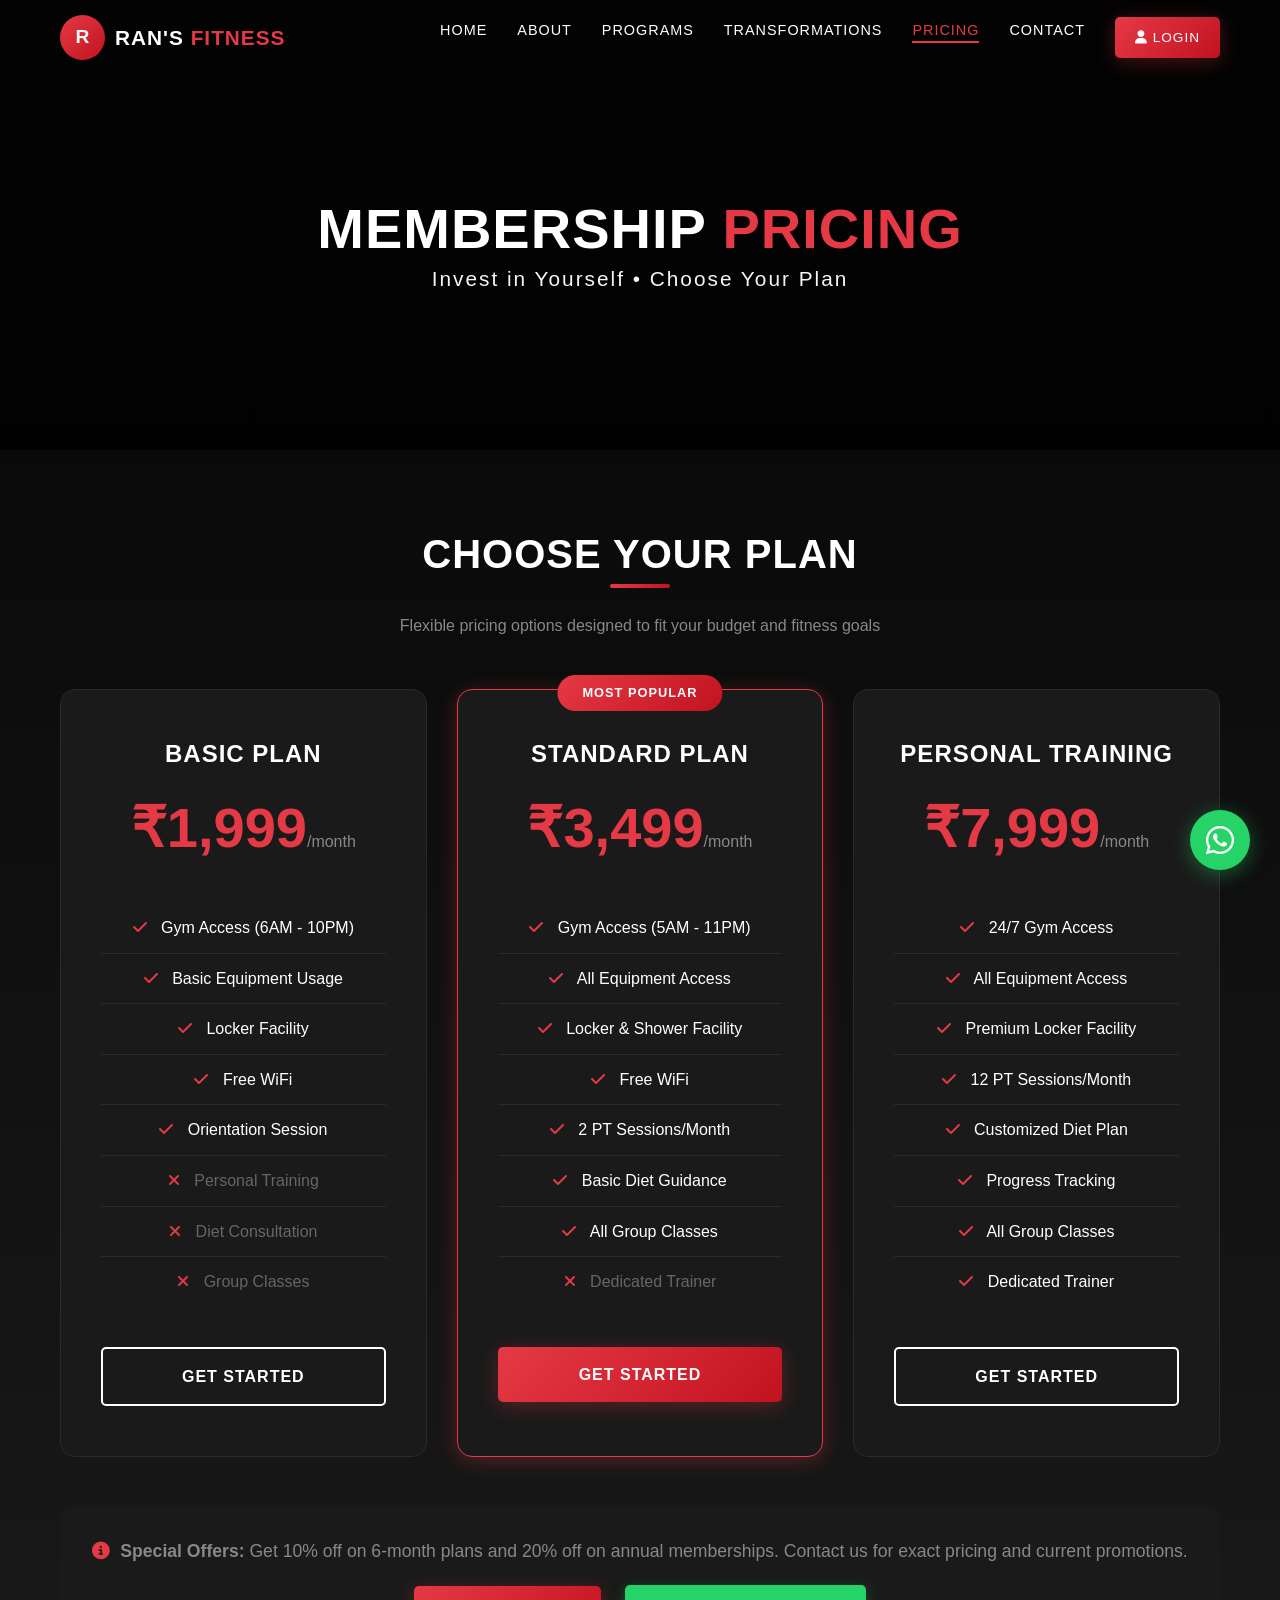
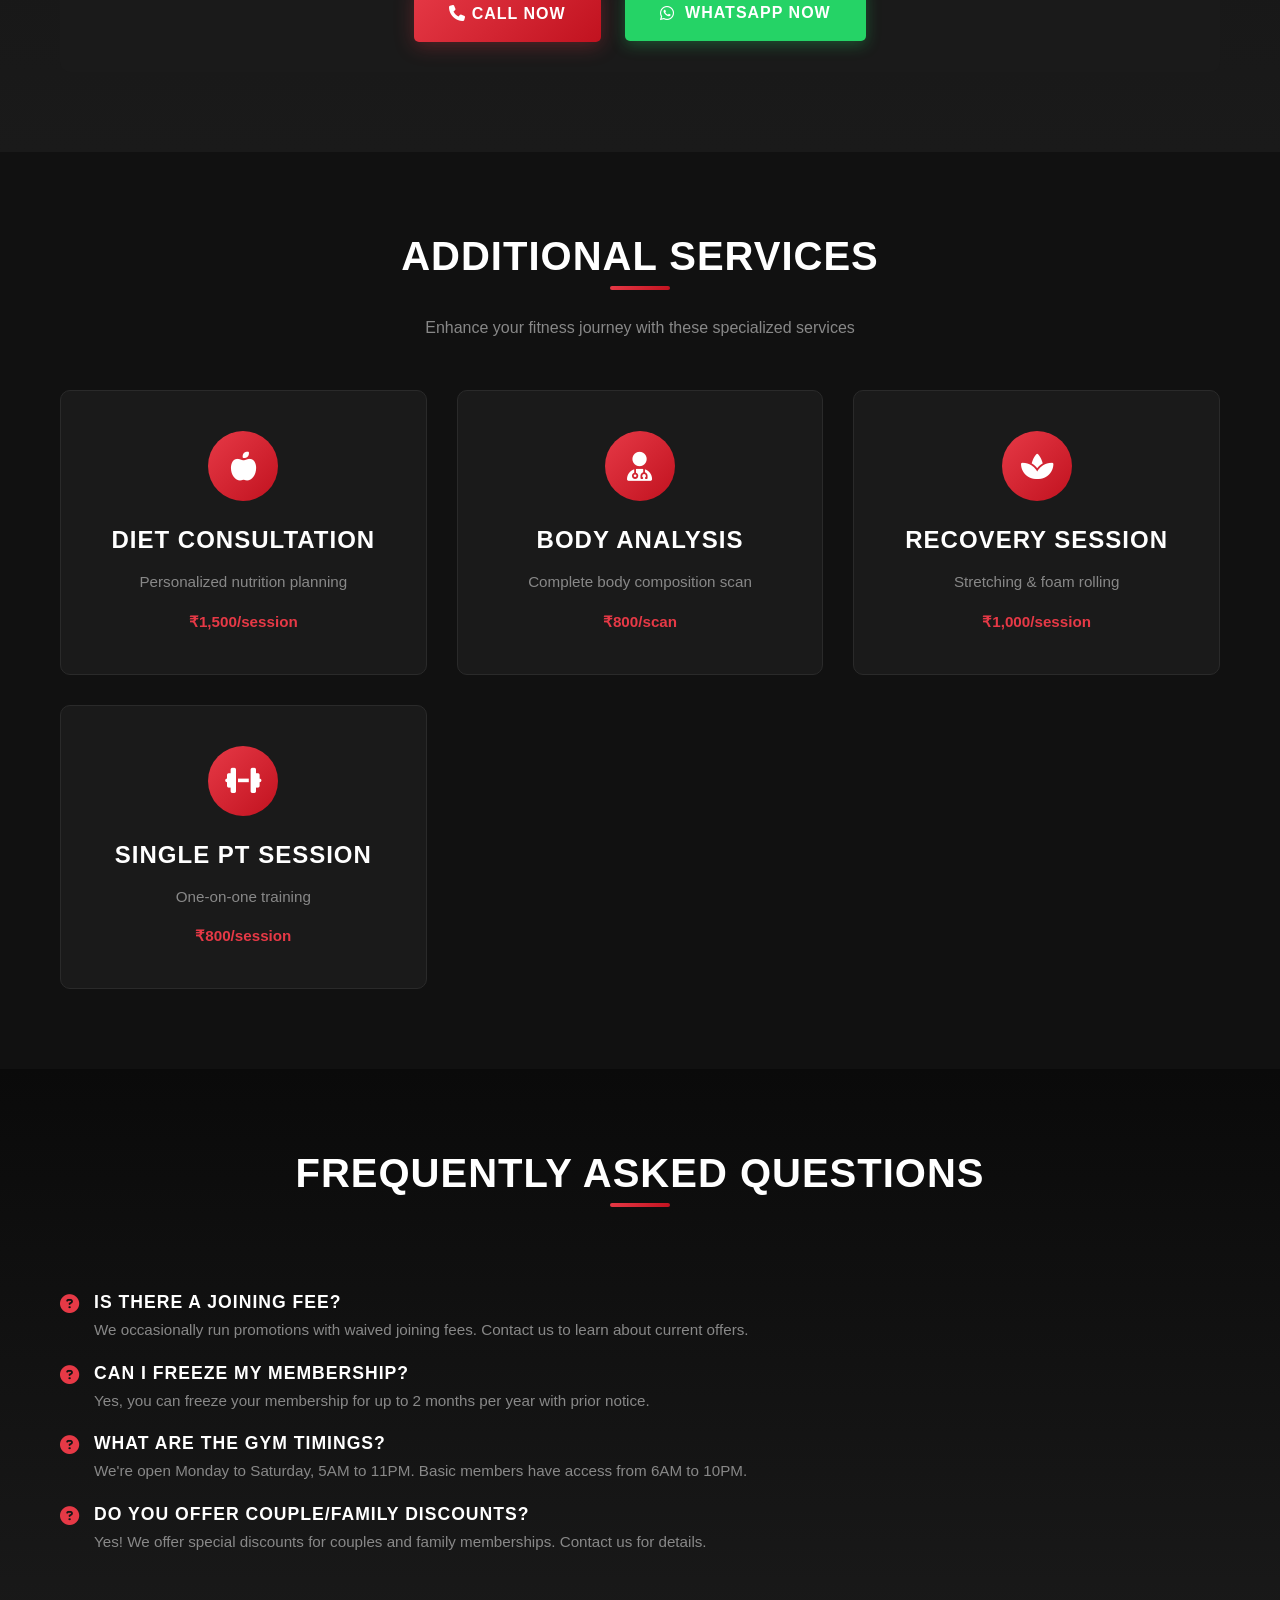
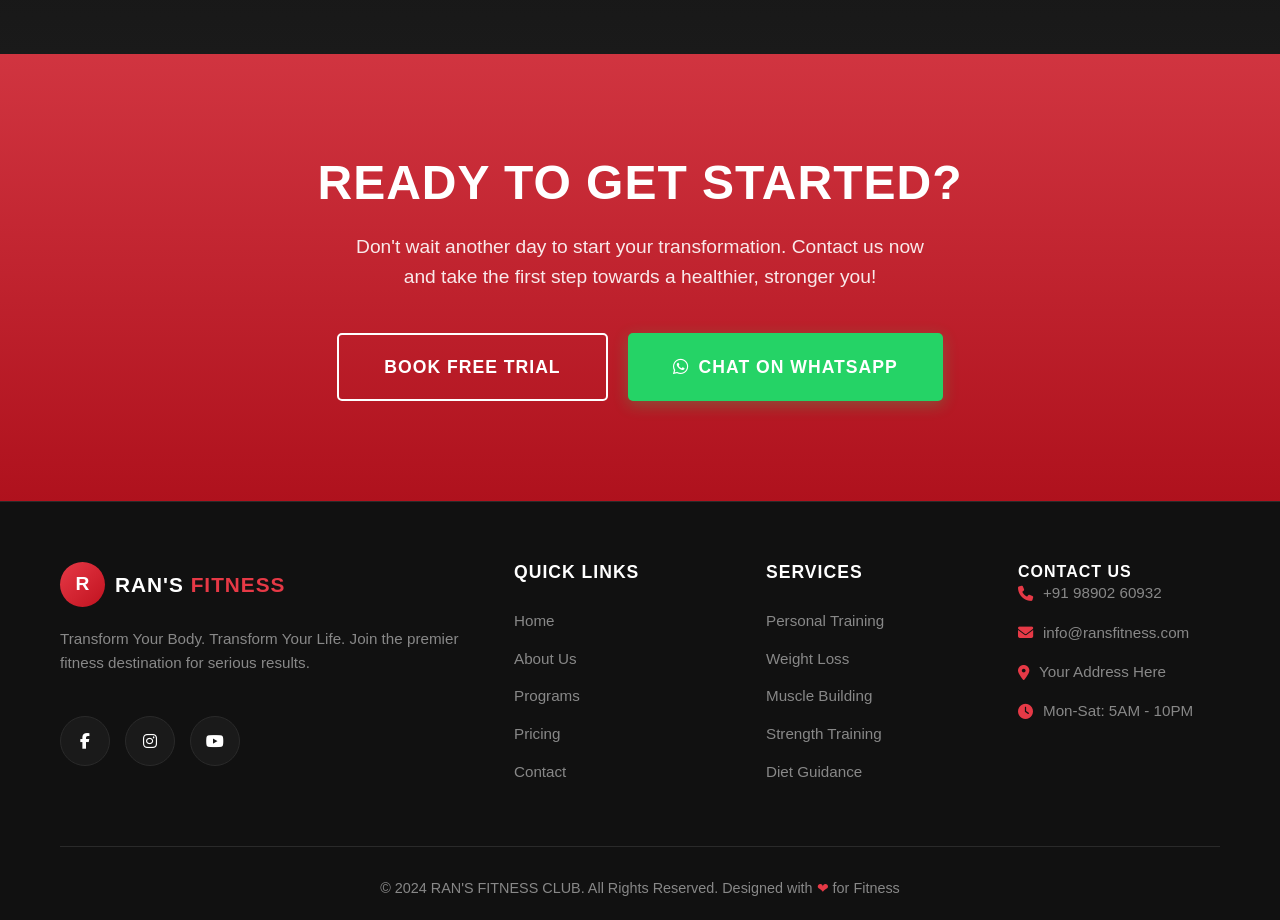
<file: pricing.html>
<!DOCTYPE html>
<html lang="en">
<head>
    <meta charset="UTF-8">
    <meta name="viewport" content="width=device-width, initial-scale=1.0">
    <title>Pricing | RAN'S FITNESS CLUB</title>
    <meta name="description" content="Affordable fitness plans at RAN'S FITNESS CLUB. Basic, Standard, and Personal Training packages to fit your budget and goals.">
    <link rel="stylesheet" href="style.css">
    <link rel="stylesheet" href="https://cdnjs.cloudflare.com/ajax/libs/font-awesome/6.4.0/css/all.min.css">
</head>
<body>
    <!-- Navigation -->
    <nav class="navbar">
        <div class="container">
            <a href="index.html" class="logo">
                <div class="logo-icon">R</div>
                <div class="logo-text">RAN'S <span>FITNESS</span></div>
            </a>
            <ul class="nav-links" id="navLinks">
                <li><a href="index.html">Home</a></li>
                <li><a href="about.html">About</a></li>
                <li><a href="programs.html">Programs</a></li>
                <li><a href="transformation.html">Transformations</a></li>
                <li><a href="pricing.html" class="active">Pricing</a></li>
                <li><a href="contact.html">Contact</a></li>
                <li class="nav-auth"><a href="login.html" class="btn btn-primary btn-small"><i class="fas fa-user"></i> Login</a></li>
            </ul>
            <div class="mobile-menu-btn" id="mobileMenuBtn">
                <span></span>
                <span></span>
                <span></span>
            </div>
        </div>
    </nav>

    <!-- Page Header -->
    <section class="page-header" style="background: linear-gradient(rgba(0, 0, 0, 0.7), rgba(0, 0, 0, 0.8)), url('https://images.unsplash.com/photo-1540497077202-7c8a3999166f?w=1920&q=80') center/cover no-repeat;">
        <div class="container">
            <h1>Membership <span>Pricing</span></h1>
            <p class="hero-subtitle">Invest in Yourself • Choose Your Plan</p>
        </div>
    </section>

    <!-- Pricing Section -->
    <section class="pricing-page section-padding">
        <div class="container">
            <div class="section-title">
                <h2>Choose Your <span>Plan</span></h2>
                <p>Flexible pricing options designed to fit your budget and fitness goals</p>
            </div>

            <div class="pricing-grid">
                <!-- Basic Plan -->
                <div class="pricing-card">
                    <div class="pricing-header">
                        <h3>Basic Plan</h3>
                        <div class="pricing-price">
                            ₹1,999<span>/month</span>
                        </div>
                    </div>
                    <ul class="pricing-features">
                        <li><i class="fas fa-check"></i> Gym Access (6AM - 10PM)</li>
                        <li><i class="fas fa-check"></i> Basic Equipment Usage</li>
                        <li><i class="fas fa-check"></i> Locker Facility</li>
                        <li><i class="fas fa-check"></i> Free WiFi</li>
                        <li><i class="fas fa-check"></i> Orientation Session</li>
                        <li style="color: #666;"><i class="fas fa-times"></i> Personal Training</li>
                        <li style="color: #666;"><i class="fas fa-times"></i> Diet Consultation</li>
                        <li style="color: #666;"><i class="fas fa-times"></i> Group Classes</li>
                    </ul>
                    <a href="contact.html" class="btn btn-secondary" style="width: 100%;">Get Started</a>
                </div>

                <!-- Standard Plan (Featured) -->
                <div class="pricing-card featured">
                    <div class="pricing-header">
                        <h3>Standard Plan</h3>
                        <div class="pricing-price">
                            ₹3,499<span>/month</span>
                        </div>
                    </div>
                    <ul class="pricing-features">
                        <li><i class="fas fa-check"></i> Gym Access (5AM - 11PM)</li>
                        <li><i class="fas fa-check"></i> All Equipment Access</li>
                        <li><i class="fas fa-check"></i> Locker & Shower Facility</li>
                        <li><i class="fas fa-check"></i> Free WiFi</li>
                        <li><i class="fas fa-check"></i> 2 PT Sessions/Month</li>
                        <li><i class="fas fa-check"></i> Basic Diet Guidance</li>
                        <li><i class="fas fa-check"></i> All Group Classes</li>
                        <li style="color: #666;"><i class="fas fa-times"></i> Dedicated Trainer</li>
                    </ul>
                    <a href="contact.html" class="btn btn-primary" style="width: 100%;">Get Started</a>
                </div>

                <!-- Personal Training Plan -->
                <div class="pricing-card">
                    <div class="pricing-header">
                        <h3>Personal Training</h3>
                        <div class="pricing-price">
                            ₹7,999<span>/month</span>
                        </div>
                    </div>
                    <ul class="pricing-features">
                        <li><i class="fas fa-check"></i> 24/7 Gym Access</li>
                        <li><i class="fas fa-check"></i> All Equipment Access</li>
                        <li><i class="fas fa-check"></i> Premium Locker Facility</li>
                        <li><i class="fas fa-check"></i> 12 PT Sessions/Month</li>
                        <li><i class="fas fa-check"></i> Customized Diet Plan</li>
                        <li><i class="fas fa-check"></i> Progress Tracking</li>
                        <li><i class="fas fa-check"></i> All Group Classes</li>
                        <li><i class="fas fa-check"></i> Dedicated Trainer</li>
                    </ul>
                    <a href="contact.html" class="btn btn-secondary" style="width: 100%;">Get Started</a>
                </div>
            </div>

            <!-- Pricing Note -->
            <div class="pricing-note">
                <p><i class="fas fa-info-circle" style="color: var(--primary-red); margin-right: 10px;"></i><strong>Special Offers:</strong> Get 10% off on 6-month plans and 20% off on annual memberships. Contact us for exact pricing and current promotions.</p>
                <div class="mt-20">
                    <a href="tel:+919890260932" class="btn btn-primary">
                        <i class="fas fa-phone"></i> Call Now
                    </a>
                    <a href="https://wa.me/919890260932" target="_blank" class="btn btn-whatsapp">
                        <i class="fab fa-whatsapp"></i> WhatsApp Now
                    </a>
                </div>
            </div>
        </div>
    </section>

    <!-- Additional Services -->
    <section class="services section-padding" style="background: var(--secondary-black);">
        <div class="container">
            <div class="section-title">
                <h2>Additional <span>Services</span></h2>
                <p>Enhance your fitness journey with these specialized services</p>
            </div>
            <div class="services-grid">
                <div class="service-card">
                    <div class="service-icon">
                        <i class="fas fa-apple-alt"></i>
                    </div>
                    <h3>Diet Consultation</h3>
                    <p>Personalized nutrition planning</p>
                    <p style="color: var(--primary-red); font-weight: 700; margin-top: 15px;">₹1,500/session</p>
                </div>
                <div class="service-card">
                    <div class="service-icon">
                        <i class="fas fa-user-md"></i>
                    </div>
                    <h3>Body Analysis</h3>
                    <p>Complete body composition scan</p>
                    <p style="color: var(--primary-red); font-weight: 700; margin-top: 15px;">₹800/scan</p>
                </div>
                <div class="service-card">
                    <div class="service-icon">
                        <i class="fas fa-spa"></i>
                    </div>
                    <h3>Recovery Session</h3>
                    <p>Stretching & foam rolling</p>
                    <p style="color: var(--primary-red); font-weight: 700; margin-top: 15px;">₹1,000/session</p>
                </div>
                <div class="service-card">
                    <div class="service-icon">
                        <i class="fas fa-dumbbell"></i>
                    </div>
                    <h3>Single PT Session</h3>
                    <p>One-on-one training</p>
                    <p style="color: var(--primary-red); font-weight: 700; margin-top: 15px;">₹800/session</p>
                </div>
            </div>
        </div>
    </section>

    <!-- FAQ Section -->
    <section class="about section-padding">
        <div class="container">
            <div class="section-title">
                <h2>Frequently Asked <span>Questions</span></h2>
            </div>
            <div class="about-grid" style="grid-template-columns: 1fr;">
                <div class="about-content">
                    <div class="about-features">
                        <div class="about-feature">
                            <i class="fas fa-question-circle" style="color: var(--primary-red);"></i>
                            <div>
                                <h4>Is there a joining fee?</h4>
                                <p>We occasionally run promotions with waived joining fees. Contact us to learn about current offers.</p>
                            </div>
                        </div>
                        <div class="about-feature">
                            <i class="fas fa-question-circle" style="color: var(--primary-red);"></i>
                            <div>
                                <h4>Can I freeze my membership?</h4>
                                <p>Yes, you can freeze your membership for up to 2 months per year with prior notice.</p>
                            </div>
                        </div>
                        <div class="about-feature">
                            <i class="fas fa-question-circle" style="color: var(--primary-red);"></i>
                            <div>
                                <h4>What are the gym timings?</h4>
                                <p>We're open Monday to Saturday, 5AM to 11PM. Basic members have access from 6AM to 10PM.</p>
                            </div>
                        </div>
                        <div class="about-feature">
                            <i class="fas fa-question-circle" style="color: var(--primary-red);"></i>
                            <div>
                                <h4>Do you offer couple/family discounts?</h4>
                                <p>Yes! We offer special discounts for couples and family memberships. Contact us for details.</p>
                            </div>
                        </div>
                    </div>
                </div>
            </div>
        </div>
    </section>

    <!-- CTA Section -->
    <section class="cta-section">
        <div class="container">
            <h2>Ready to Get Started?</h2>
            <p>Don't wait another day to start your transformation. Contact us now and take the first step towards a healthier, stronger you!</p>
            <div class="cta-buttons">
                <a href="contact.html" class="btn btn-secondary btn-large">Book Free Trial</a>
                <a href="https://wa.me/919890260932" target="_blank" class="btn btn-whatsapp btn-large">
                    <i class="fab fa-whatsapp"></i> Chat on WhatsApp
                </a>
            </div>
        </div>
    </section>

    <!-- Footer -->
    <footer class="footer">
        <div class="container">
            <div class="footer-grid">
                <div class="footer-brand">
                    <a href="index.html" class="logo">
                        <div class="logo-icon">R</div>
                        <div class="logo-text">RAN'S <span>FITNESS</span></div>
                    </a>
                    <p>Transform Your Body. Transform Your Life. Join the premier fitness destination for serious results.</p>
                    <div class="contact-social">
                        <a href="#"><i class="fab fa-facebook-f"></i></a>
                        <a href="#"><i class="fab fa-instagram"></i></a>
                        <a href="#"><i class="fab fa-youtube"></i></a>
                    </div>
                </div>
                <div class="footer-links">
                    <h4>Quick Links</h4>
                    <ul>
                        <li><a href="index.html">Home</a></li>
                        <li><a href="about.html">About Us</a></li>
                        <li><a href="programs.html">Programs</a></li>
                        <li><a href="pricing.html">Pricing</a></li>
                        <li><a href="contact.html">Contact</a></li>
                    </ul>
                </div>
                <div class="footer-links">
                    <h4>Services</h4>
                    <ul>
                        <li><a href="programs.html">Personal Training</a></li>
                        <li><a href="programs.html">Weight Loss</a></li>
                        <li><a href="programs.html">Muscle Building</a></li>
                        <li><a href="programs.html">Strength Training</a></li>
                        <li><a href="programs.html">Diet Guidance</a></li>
                    </ul>
                </div>
                <div class="footer-contact">
                    <h4>Contact Us</h4>
                    <p><i class="fas fa-phone"></i> <a href="tel:+919890260932">+91 98902 60932</a></p>
                    <p><i class="fas fa-envelope"></i> info@ransfitness.com</p>
                    <p><i class="fas fa-map-marker-alt"></i> Your Address Here</p>
                    <p><i class="fas fa-clock"></i> Mon-Sat: 5AM - 10PM</p>
                </div>
            </div>
            <div class="footer-bottom">
                <p>&copy; 2024 RAN'S FITNESS CLUB. All Rights Reserved. Designed with <span>❤</span> for Fitness</p>
            </div>
        </div>
    </footer>

    <!-- Floating WhatsApp Button -->
    <a href="https://wa.me/919890260932" target="_blank" class="whatsapp-float">
        <i class="fab fa-whatsapp"></i>
    </a>

    <script src="script.js"></script>
</body>
</html>
</file>
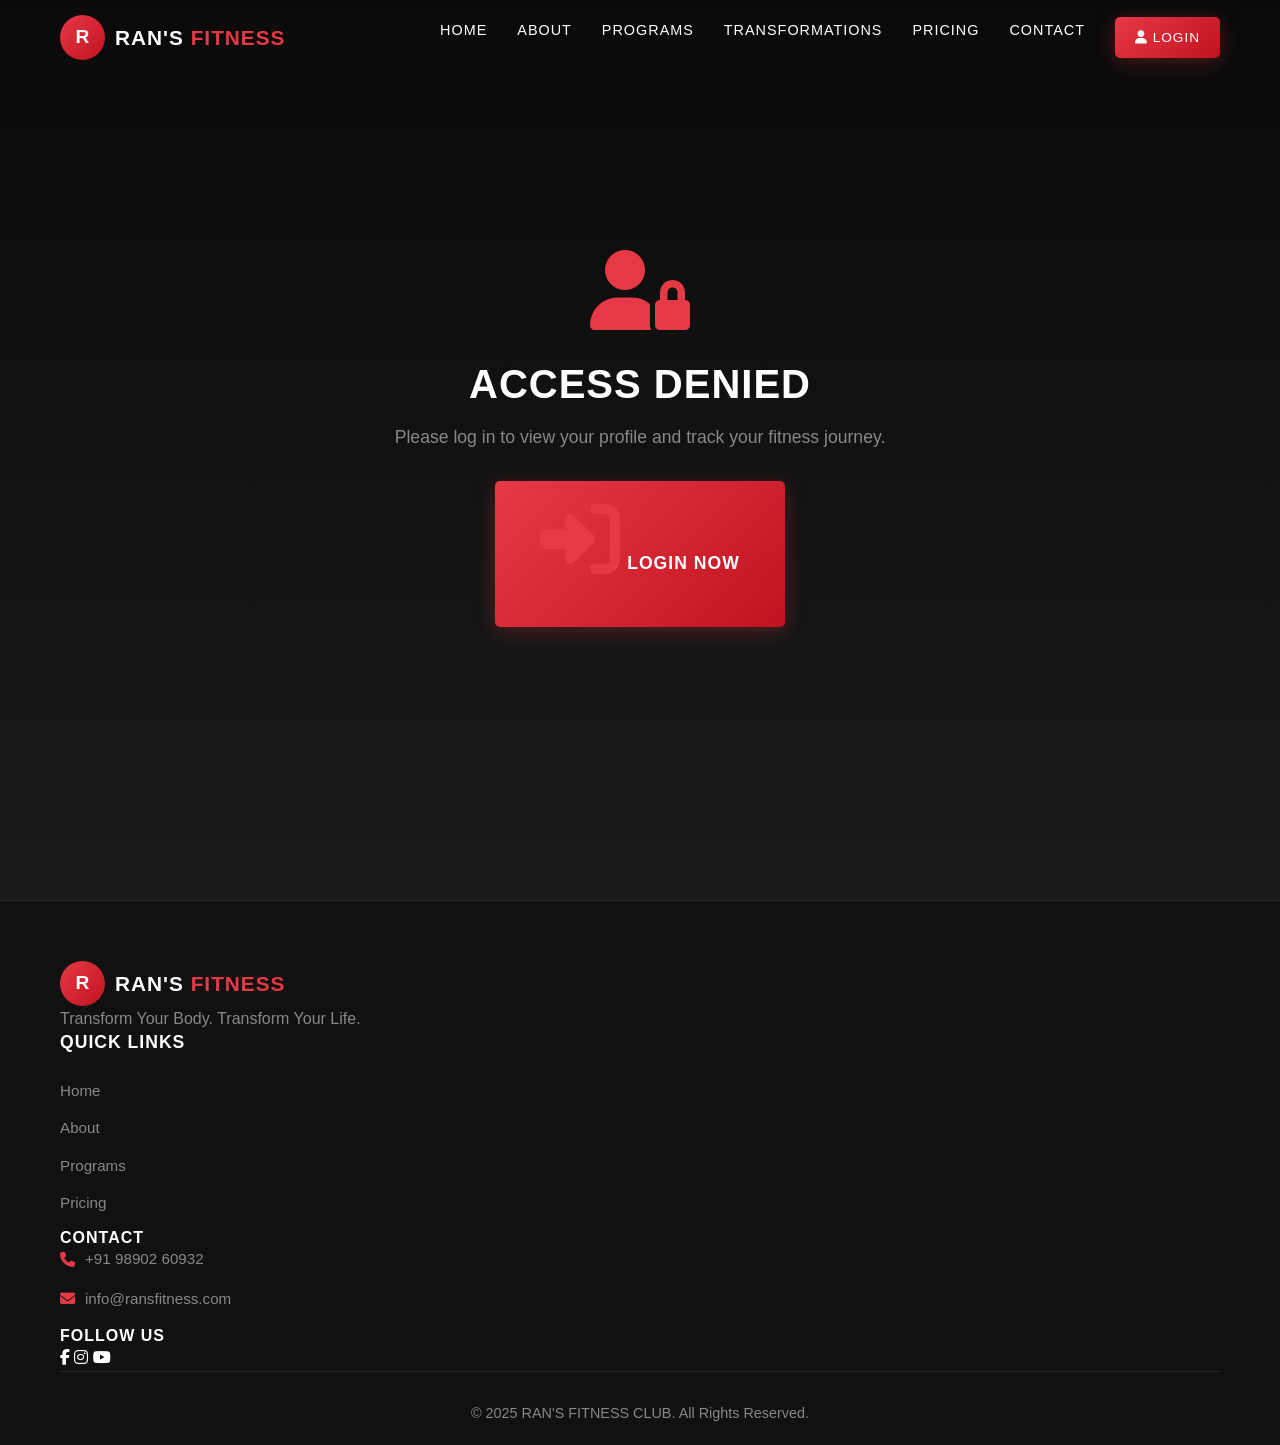
<file: profile.html>
<!DOCTYPE html>
<html lang="en">
<head>
    <meta charset="UTF-8">
    <meta name="viewport" content="width=device-width, initial-scale=1.0">
    <title>My Profile | RAN'S FITNESS CLUB</title>
    <meta name="description" content="View and manage your RAN'S FITNESS CLUB profile">
    <link rel="stylesheet" href="style.css">
    <!-- Font Awesome for Icons -->
    <link rel="stylesheet" href="https://cdnjs.cloudflare.com/ajax/libs/font-awesome/6.4.0/css/all.min.css">
    <style>
        /* Profile Page Styles */
        .profile-page {
            min-height: 100vh;
            background: var(--gradient-dark);
            padding-top: 100px;
            padding-bottom: 60px;
        }

        .profile-container {
            max-width: 1200px;
            margin: 0 auto;
            padding: 0 20px;
        }

        .profile-header {
            background: var(--dark-gray);
            border-radius: 15px;
            padding: 40px;
            margin-bottom: 30px;
            border: 1px solid var(--medium-gray);
            display: flex;
            align-items: center;
            gap: 40px;
            flex-wrap: wrap;
        }

        .profile-avatar {
            width: 150px;
            height: 150px;
            border-radius: 50%;
            background: var(--gradient-red);
            display: flex;
            align-items: center;
            justify-content: center;
            font-size: 4rem;
            font-weight: 700;
            color: var(--pure-white);
            border: 4px solid var(--primary-red);
            flex-shrink: 0;
        }

        .profile-info {
            flex: 1;
            min-width: 250px;
        }

        .profile-info h1 {
            font-size: 2.5rem;
            margin-bottom: 10px;
        }

        .profile-info h1 span {
            color: var(--primary-red);
        }

        .profile-email {
            color: var(--light-gray);
            font-size: 1.1rem;
            margin-bottom: 10px;
            display: flex;
            align-items: center;
            gap: 10px;
        }

        .profile-badge {
            display: inline-flex;
            align-items: center;
            gap: 8px;
            background: var(--gradient-red);
            padding: 8px 20px;
            border-radius: 25px;
            font-size: 0.9rem;
            font-weight: 600;
        }

        .profile-badge.expired {
            background: linear-gradient(135deg, #666, #444);
        }

        .profile-badge.pending {
            background: linear-gradient(135deg, #ffc107, #ff9800);
            color: #000;
        }

        .profile-actions {
            display: flex;
            gap: 15px;
            flex-wrap: wrap;
        }

        .profile-actions .btn {
            display: inline-flex;
            align-items: center;
            gap: 10px;
        }

        .profile-grid {
            display: grid;
            grid-template-columns: repeat(auto-fit, minmax(350px, 1fr));
            gap: 30px;
        }

        .profile-card {
            background: var(--dark-gray);
            border-radius: 15px;
            padding: 30px;
            border: 1px solid var(--medium-gray);
            transition: var(--transition);
        }

        .profile-card:hover {
            border-color: var(--primary-red);
            transform: translateY(-5px);
        }

        .profile-card-header {
            display: flex;
            align-items: center;
            gap: 15px;
            margin-bottom: 25px;
            padding-bottom: 20px;
            border-bottom: 1px solid var(--medium-gray);
        }

        .profile-card-header i {
            width: 50px;
            height: 50px;
            background: var(--gradient-red);
            border-radius: 10px;
            display: flex;
            align-items: center;
            justify-content: center;
            font-size: 1.3rem;
        }

        .profile-card-header h3 {
            font-size: 1.3rem;
        }

        .stats-grid {
            display: grid;
            grid-template-columns: repeat(2, 1fr);
            gap: 20px;
        }

        .stat-box {
            background: var(--medium-gray);
            padding: 20px;
            border-radius: 10px;
            text-align: center;
        }

        .stat-box .number {
            font-size: 2rem;
            font-weight: 700;
            color: var(--primary-red);
            display: block;
        }

        .stat-box .label {
            font-size: 0.9rem;
            color: var(--light-gray);
            margin-top: 5px;
        }

        .membership-info {
            display: flex;
            flex-direction: column;
            gap: 15px;
        }

        .info-row {
            display: flex;
            justify-content: space-between;
            align-items: center;
            padding: 12px 0;
            border-bottom: 1px solid var(--medium-gray);
        }

        .info-row:last-child {
            border-bottom: none;
        }

        .info-row span:first-child {
            color: var(--light-gray);
        }

        .info-row span:last-child {
            font-weight: 600;
            color: var(--pure-white);
        }

        .status-active {
            color: #25d366 !important;
        }

        .status-expired {
            color: var(--primary-red) !important;
        }

        .status-pending {
            color: #ffc107 !important;
        }

        .days-remaining {
            font-size: 0.85rem;
            padding: 4px 10px;
            border-radius: 15px;
            background: rgba(37, 211, 102, 0.1);
        }

        .days-remaining.warning {
            background: rgba(255, 193, 7, 0.2);
            color: #ffc107;
        }

        .days-remaining.danger {
            background: rgba(230, 57, 70, 0.2);
            color: var(--primary-red);
        }

        .progress-list {
            display: flex;
            flex-direction: column;
            gap: 20px;
        }

        .progress-item {
            background: var(--medium-gray);
            padding: 20px;
            border-radius: 10px;
        }

        .progress-header {
            display: flex;
            justify-content: space-between;
            margin-bottom: 10px;
        }

        .progress-header span:first-child {
            font-weight: 600;
        }

        .progress-header span:last-child {
            color: var(--primary-red);
            font-weight: 700;
        }

        .progress-bar {
            height: 10px;
            background: var(--dark-gray);
            border-radius: 5px;
            overflow: hidden;
        }

        .progress-fill {
            height: 100%;
            background: var(--gradient-red);
            border-radius: 5px;
            transition: width 0.5s ease;
        }

        .activity-list {
            display: flex;
            flex-direction: column;
            gap: 15px;
        }

        .activity-item {
            display: flex;
            align-items: center;
            gap: 15px;
            padding: 15px;
            background: var(--medium-gray);
            border-radius: 10px;
        }

        .activity-icon {
            width: 45px;
            height: 45px;
            background: var(--dark-gray);
            border-radius: 50%;
            display: flex;
            align-items: center;
            justify-content: center;
            color: var(--primary-red);
            flex-shrink: 0;
        }

        .activity-details h4 {
            font-size: 1rem;
            margin-bottom: 3px;
        }

        .activity-details p {
            font-size: 0.85rem;
            color: var(--light-gray);
        }

        .activity-time {
            margin-left: auto;
            font-size: 0.85rem;
            color: var(--light-gray);
        }

        .goals-list {
            display: flex;
            flex-direction: column;
            gap: 15px;
        }

        .goal-item {
            display: flex;
            align-items: center;
            gap: 15px;
            padding: 15px;
            background: var(--medium-gray);
            border-radius: 10px;
        }

        .goal-checkbox {
            width: 24px;
            height: 24px;
            accent-color: var(--primary-red);
            cursor: pointer;
        }

        .goal-text {
            flex: 1;
        }

        .goal-text.completed {
            text-decoration: line-through;
            color: var(--light-gray);
        }

        .edit-profile-form .form-group {
            margin-bottom: 20px;
        }

        .edit-profile-form label {
            display: block;
            margin-bottom: 8px;
            font-weight: 500;
        }

        .edit-profile-form input,
        .edit-profile-form select {
            width: 100%;
            padding: 12px 15px;
            background: var(--medium-gray);
            border: 1px solid var(--medium-gray);
            border-radius: 8px;
            color: var(--pure-white);
            font-size: 1rem;
            transition: var(--transition);
        }

        .edit-profile-form input:focus,
        .edit-profile-form select:focus {
            outline: none;
            border-color: var(--primary-red);
        }

        .edit-profile-form input::placeholder {
            color: var(--light-gray);
        }

        .form-row {
            display: grid;
            grid-template-columns: 1fr 1fr;
            gap: 20px;
        }

        .not-logged-in {
            text-align: center;
            padding: 100px 20px;
        }

        .not-logged-in i {
            font-size: 5rem;
            color: var(--primary-red);
            margin-bottom: 30px;
        }

        .not-logged-in h2 {
            font-size: 2.5rem;
            margin-bottom: 15px;
        }

        .not-logged-in p {
            font-size: 1.1rem;
            margin-bottom: 30px;
            max-width: 500px;
            margin-left: auto;
            margin-right: auto;
        }

        /* Password change section */
        .password-section {
            margin-top: 20px;
            padding-top: 20px;
            border-top: 1px solid var(--medium-gray);
        }

        .password-section h4 {
            margin-bottom: 15px;
            color: var(--primary-red);
        }

        /* Membership Plans Section */
        .membership-plans {
            display: grid;
            grid-template-columns: repeat(auto-fit, minmax(250px, 1fr));
            gap: 20px;
            margin-top: 20px;
        }

        .plan-card {
            background: var(--medium-gray);
            border-radius: 15px;
            padding: 25px;
            border: 2px solid transparent;
            transition: var(--transition);
            cursor: pointer;
            position: relative;
        }

        .plan-card:hover {
            border-color: var(--primary-red);
            transform: translateY(-5px);
        }

        .plan-card.selected {
            border-color: var(--primary-red);
            background: rgba(230, 57, 70, 0.1);
        }

        .plan-card.featured::before {
            content: 'POPULAR';
            position: absolute;
            top: -10px;
            right: 15px;
            background: var(--gradient-red);
            padding: 5px 15px;
            border-radius: 15px;
            font-size: 0.7rem;
            font-weight: 700;
        }

        .plan-name {
            font-size: 1.3rem;
            font-weight: 700;
            margin-bottom: 10px;
        }

        .plan-price {
            font-size: 2.5rem;
            font-weight: 700;
            color: var(--primary-red);
            margin-bottom: 5px;
        }

        .plan-price span {
            font-size: 1rem;
            color: var(--light-gray);
        }

        .plan-duration {
            color: var(--light-gray);
            font-size: 0.9rem;
            margin-bottom: 15px;
        }

        .plan-features {
            list-style: none;
            margin-bottom: 20px;
        }

        .plan-features li {
            padding: 5px 0;
            font-size: 0.9rem;
            display: flex;
            align-items: center;
            gap: 8px;
        }

        .plan-features li i {
            color: #25d366;
            font-size: 0.8rem;
        }

        /* Payment Section */
        .payment-methods {
            display: flex;
            gap: 15px;
            flex-wrap: wrap;
            margin: 20px 0;
        }

        .payment-method {
            flex: 1;
            min-width: 120px;
            padding: 15px;
            background: var(--medium-gray);
            border: 2px solid transparent;
            border-radius: 10px;
            text-align: center;
            cursor: pointer;
            transition: var(--transition);
        }

        .payment-method:hover {
            border-color: var(--primary-red);
        }

        .payment-method.selected {
            border-color: var(--primary-red);
            background: rgba(230, 57, 70, 0.1);
        }

        .payment-method i {
            font-size: 2rem;
            margin-bottom: 8px;
            display: block;
        }

        /* Payment History */
        .payment-history-item {
            display: flex;
            align-items: center;
            gap: 15px;
            padding: 15px;
            background: var(--medium-gray);
            border-radius: 10px;
            margin-bottom: 10px;
        }

        .payment-status {
            padding: 5px 12px;
            border-radius: 15px;
            font-size: 0.75rem;
            font-weight: 600;
            text-transform: uppercase;
        }

        .payment-status.paid {
            background: rgba(37, 211, 102, 0.2);
            color: #25d366;
        }

        .payment-status.pending {
            background: rgba(255, 193, 7, 0.2);
            color: #ffc107;
        }

        .payment-status.rejected {
            background: rgba(230, 57, 70, 0.2);
            color: var(--primary-red);
        }

        /* QR Code Section */
        .qr-section {
            text-align: center;
            padding: 30px;
            background: var(--medium-gray);
            border-radius: 15px;
            margin: 20px 0;
        }

        .qr-code {
            width: 200px;
            height: 200px;
            background: var(--pure-white);
            border-radius: 10px;
            margin: 0 auto 20px;
            display: flex;
            align-items: center;
            justify-content: center;
            color: var(--primary-black);
            font-size: 0.8rem;
        }

        .upi-id {
            font-family: monospace;
            font-size: 1.2rem;
            background: var(--dark-gray);
            padding: 10px 20px;
            border-radius: 8px;
            display: inline-block;
            margin: 10px 0;
        }

        /* Toast notification */
        .toast {
            position: fixed;
            bottom: 30px;
            right: 30px;
            background: var(--dark-gray);
            border: 1px solid var(--medium-gray);
            border-radius: 10px;
            padding: 20px 25px;
            display: none;
            align-items: center;
            gap: 15px;
            z-index: 3000;
            box-shadow: var(--shadow-dark);
        }

        .toast.show {
            display: flex;
            animation: slideIn 0.3s ease;
        }

        .toast.success {
            border-color: #25d366;
        }

        .toast.error {
            border-color: var(--primary-red);
        }

        .toast i {
            font-size: 1.5rem;
        }

        .toast.success i {
            color: #25d366;
        }

        .toast.error i {
            color: var(--primary-red);
        }

        @keyframes slideIn {
            from {
                transform: translateX(100%);
                opacity: 0;
            }
            to {
                transform: translateX(0);
                opacity: 1;
            }
        }

        /* Modal */
        .modal-overlay {
            position: fixed;
            top: 0;
            left: 0;
            width: 100%;
            height: 100%;
            background: rgba(0, 0, 0, 0.8);
            display: none;
            align-items: center;
            justify-content: center;
            z-index: 2000;
        }

        .modal-overlay.show {
            display: flex;
        }

        .modal {
            background: var(--dark-gray);
            border-radius: 15px;
            border: 1px solid var(--medium-gray);
            width: 90%;
            max-width: 500px;
            max-height: 90vh;
            overflow-y: auto;
        }

        .modal-header {
            padding: 25px;
            border-bottom: 1px solid var(--medium-gray);
            display: flex;
            justify-content: space-between;
            align-items: center;
        }

        .modal-close {
            width: 35px;
            height: 35px;
            background: var(--medium-gray);
            border: none;
            border-radius: 8px;
            color: var(--light-gray);
            cursor: pointer;
            display: flex;
            align-items: center;
            justify-content: center;
        }

        .modal-close:hover {
            background: var(--primary-red);
            color: var(--pure-white);
        }

        .modal-body {
            padding: 25px;
        }

        .modal-footer {
            padding: 20px 25px;
            border-top: 1px solid var(--medium-gray);
            display: flex;
            justify-content: flex-end;
            gap: 15px;
        }

        /* Responsive */
        @media (max-width: 768px) {
            .profile-header {
                flex-direction: column;
                text-align: center;
                padding: 30px 20px;
            }

            .profile-info h1 {
                font-size: 1.8rem;
            }

            .profile-actions {
                justify-content: center;
            }

            .profile-grid {
                grid-template-columns: 1fr;
            }

            .form-row {
                grid-template-columns: 1fr;
            }

            .stats-grid {
                grid-template-columns: 1fr;
            }

            .membership-plans {
                grid-template-columns: 1fr;
            }
        }
    </style>
</head>
<body>
    <!-- Navigation -->
    <nav class="navbar scrolled">
        <div class="container">
            <a href="index.html" class="logo">
                <div class="logo-icon">R</div>
                <div class="logo-text">RAN'S <span>FITNESS</span></div>
            </a>
            <ul class="nav-links" id="navLinks">
                <li><a href="index.html">Home</a></li>
                <li><a href="about.html">About</a></li>
                <li><a href="programs.html">Programs</a></li>
                <li><a href="transformation.html">Transformations</a></li>
                <li><a href="pricing.html">Pricing</a></li>
                <li><a href="contact.html">Contact</a></li>
                <li class="nav-auth"><a href="login.html" class="btn btn-primary btn-small"><i class="fas fa-user"></i> Login</a></li>
            </ul>
            <div class="mobile-menu-btn" id="mobileMenuBtn">
                <span></span>
                <span></span>
                <span></span>
            </div>
        </div>
    </nav>

    <!-- Profile Section -->
    <section class="profile-page" id="profilePage">
        <div class="profile-container">
            <!-- Logged In View -->
            <div id="loggedInView">
                <!-- Profile Header -->
                <div class="profile-header">
                    <div class="profile-avatar" id="userAvatar">S</div>
                    <div class="profile-info">
                        <h1>Welcome, <span id="userName">User</span></h1>
                        <p class="profile-email">
                            <i class="fas fa-envelope"></i>
                            <span id="userEmail">user@example.com</span>
                        </p>
                        <p class="profile-email">
                            <i class="fas fa-user"></i>
                            <span id="userUsername">username</span>
                        </p>
                        <span class="profile-badge" id="userBadge">
                            <i class="fas fa-crown"></i> Premium Member
                        </span>
                        <p id="membershipAlert" style="margin-top: 10px; display: none;"></p>
                    </div>
                    <div class="profile-actions">
                        <button class="btn btn-primary" id="renewBtn" style="display: none;">
                            <i class="fas fa-sync-alt"></i> Renew Membership
                        </button>
                        <button class="btn btn-primary" id="payNowBtn" style="display: none;">
                            <i class="fas fa-credit-card"></i> Pay Now
                        </button>
                        <a href="admin.html" class="btn btn-admin" id="adminDashboardBtn" style="display: none; background: linear-gradient(135deg, #ff6b6b, #e63946); color: white;">
                            <i class="fas fa-tachometer-alt"></i> Admin Dashboard
                        </a>
                        <button class="btn btn-secondary" id="logoutBtn">
                            <i class="fas fa-sign-out-alt"></i> Logout
                        </button>
                    </div>
                </div>

                <!-- Profile Grid -->
                <div class="profile-grid">
                    <!-- Membership Status -->
                    <div class="profile-card">
                        <div class="profile-card-header">
                            <i class="fas fa-id-card"></i>
                            <h3>Membership Status</h3>
                        </div>
                        <div class="membership-info">
                            <div class="info-row">
                                <span>Current Plan</span>
                                <span id="currentPlan">-</span>
                            </div>
                            <div class="info-row">
                                <span>Status</span>
                                <span id="membershipStatus"><i class="fas fa-clock"></i> -</span>
                            </div>
                            <div class="info-row">
                                <span>Start Date</span>
                                <span id="membershipStart">-</span>
                            </div>
                            <div class="info-row">
                                <span>Expiry Date</span>
                                <span id="membershipExpiry">-</span>
                            </div>
                            <div class="info-row">
                                <span>Days Remaining</span>
                                <span id="daysRemaining">-</span>
                            </div>
                            <div class="info-row">
                                <span>Trainer</span>
                                <span id="assignedTrainer">Not Assigned</span>
                            </div>
                        </div>
                    </div>

                    <!-- Payment History -->
                    <div class="profile-card">
                        <div class="profile-card-header">
                            <i class="fas fa-receipt"></i>
                            <h3>Payment History</h3>
                        </div>
                        <div id="paymentHistoryList">
                            <div class="activity-item">
                                <div class="activity-icon">
                                    <i class="fas fa-info"></i>
                                </div>
                                <div class="activity-details">
                                    <h4>No payments yet</h4>
                                    <p>Your payment history will appear here</p>
                                </div>
                            </div>
                        </div>
                        <button class="btn btn-primary" id="viewAllPaymentsBtn" style="width: 100%; margin-top: 15px; display: none;">
                            <i class="fas fa-list"></i> View All Payments
                        </button>
                    </div>

                    <!-- Workout Stats -->
                    <div class="profile-card">
                        <div class="profile-card-header">
                            <i class="fas fa-dumbbell"></i>
                            <h3>Workout Stats</h3>
                        </div>
                        <div class="stats-grid">
                            <div class="stat-box">
                                <span class="number" id="totalWorkouts">0</span>
                                <span class="label">Total Workouts</span>
                            </div>
                            <div class="stat-box">
                                <span class="number" id="currentStreak">0</span>
                                <span class="label">Day Streak</span>
                            </div>
                            <div class="stat-box">
                                <span class="number" id="caloriesBurned">0</span>
                                <span class="label">Calories Burned</span>
                            </div>
                            <div class="stat-box">
                                <span class="number" id="hoursTrained">0</span>
                                <span class="label">Hours Trained</span>
                            </div>
                        </div>
                    </div>

                    <!-- Fitness Progress -->
                    <div class="profile-card">
                        <div class="profile-card-header">
                            <i class="fas fa-chart-line"></i>
                            <h3>Fitness Progress</h3>
                        </div>
                        <div class="progress-list">
                            <div class="progress-item">
                                <div class="progress-header">
                                    <span>Weight Goal</span>
                                    <span id="weightProgress">0%</span>
                                </div>
                                <div class="progress-bar">
                                    <div class="progress-fill" id="weightProgressBar" style="width: 0%;"></div>
                                </div>
                            </div>
                            <div class="progress-item">
                                <div class="progress-header">
                                    <span>Strength Training</span>
                                    <span id="strengthProgress">0%</span>
                                </div>
                                <div class="progress-bar">
                                    <div class="progress-fill" id="strengthProgressBar" style="width: 0%;"></div>
                                </div>
                            </div>
                            <div class="progress-item">
                                <div class="progress-header">
                                    <span>Cardio Endurance</span>
                                    <span id="cardioProgress">0%</span>
                                </div>
                                <div class="progress-bar">
                                    <div class="progress-fill" id="cardioProgressBar" style="width: 0%;"></div>
                                </div>
                            </div>
                        </div>
                    </div>

                    <!-- Weekly Goals -->
                    <div class="profile-card">
                        <div class="profile-card-header">
                            <i class="fas fa-bullseye"></i>
                            <h3>Weekly Goals</h3>
                        </div>
                        <div class="goals-list" id="goalsList">
                            <div class="goal-item">
                                <input type="checkbox" class="goal-checkbox" id="goal1">
                                <span class="goal-text">Complete 4 workout sessions</span>
                            </div>
                            <div class="goal-item">
                                <input type="checkbox" class="goal-checkbox" id="goal2">
                                <span class="goal-text">Drink 3L water daily</span>
                            </div>
                            <div class="goal-item">
                                <input type="checkbox" class="goal-checkbox" id="goal3">
                                <span class="goal-text">Hit 10,000 steps daily</span>
                            </div>
                            <div class="goal-item">
                                <input type="checkbox" class="goal-checkbox" id="goal4">
                                <span class="goal-text">Attend 1 group class</span>
                            </div>
                        </div>
                    </div>

                    <!-- Edit Profile Form (Hidden by default) -->
                    <div class="profile-card" id="editProfileCard" style="display: none;">
                        <div class="profile-card-header">
                            <i class="fas fa-user-edit"></i>
                            <h3>Edit Profile</h3>
                        </div>
                        <form class="edit-profile-form" id="editProfileForm">
                            <div class="form-row">
                                <div class="form-group">
                                    <label for="editFirstName">First Name</label>
                                    <input type="text" id="editFirstName" required>
                                </div>
                                <div class="form-group">
                                    <label for="editLastName">Last Name</label>
                                    <input type="text" id="editLastName" required>
                                </div>
                            </div>
                            <div class="form-group">
                                <label for="editPhone">Phone Number</label>
                                <input type="tel" id="editPhone" required>
                            </div>
                            <div class="form-group">
                                <label for="editGoal">Fitness Goal</label>
                                <select id="editGoal" required>
                                    <option value="weight-loss">Weight Loss</option>
                                    <option value="muscle-gain">Muscle Gain</option>
                                    <option value="strength">Strength Training</option>
                                    <option value="general">General Fitness</option>
                                    <option value="athletic">Athletic Performance</option>
                                </select>
                            </div>
                            <button type="submit" class="btn btn-primary" style="width: 100%;">
                                <i class="fas fa-save"></i> Save Changes
                            </button>
                        </form>

                        <!-- Change Password Section -->
                        <div class="password-section">
                            <h4><i class="fas fa-lock"></i> Change Password</h4>
                            <form id="changePasswordForm">
                                <div class="form-group">
                                    <label for="currentPassword">Current Password</label>
                                    <input type="password" id="currentPassword" required>
                                </div>
                                <div class="form-group">
                                    <label for="newPassword">New Password</label>
                                    <input type="password" id="newPassword" required>
                                </div>
                                <div class="form-group">
                                    <label for="confirmNewPassword">Confirm New Password</label>
                                    <input type="password" id="confirmNewPassword" required>
                                </div>
                                <button type="submit" class="btn btn-secondary" style="width: 100%;">
                                    <i class="fas fa-key"></i> Change Password
                                </button>
                            </form>
                        </div>
                    </div>
                </div>
            </div>

            <!-- Not Logged In View -->
            <div class="not-logged-in" id="notLoggedInView" style="display: none;">
                <i class="fas fa-user-lock"></i>
                <h2>Access Denied</h2>
                <p>Please log in to view your profile and track your fitness journey.</p>
                <a href="login.html" class="btn btn-primary btn-large">
                    <i class="fas fa-sign-in-alt"></i> Login Now
                </a>
            </div>
        </div>
    </section>

    <!-- Payment Modal -->
    <div class="modal-overlay" id="paymentModal">
        <div class="modal">
            <div class="modal-header">
                <h3><i class="fas fa-credit-card"></i> Renew Membership</h3>
                <button class="modal-close" id="closePaymentModal"><i class="fas fa-times"></i></button>
            </div>
            <div class="modal-body">
                <h4 style="margin-bottom: 15px;">Select a Plan</h4>
                <div class="membership-plans" id="membershipPlans">
                    <!-- Plans will be loaded dynamically -->
                </div>

                <h4 style="margin: 25px 0 15px;">Payment Method</h4>
                <div class="payment-methods">
                    <div class="payment-method selected" data-method="upi">
                        <i class="fas fa-qrcode"></i>
                        <span>UPI / QR</span>
                    </div>
                    <div class="payment-method" data-method="cash">
                        <i class="fas fa-money-bill-wave"></i>
                        <span>Cash</span>
                    </div>
                    <div class="payment-method" data-method="bank">
                        <i class="fas fa-university"></i>
                        <span>Bank Transfer</span>
                    </div>
                </div>

                <div id="upiSection" class="qr-section">
                    <p>Scan QR code to pay</p>
                    <div class="qr-code">
                        <i class="fas fa-qrcode" style="font-size: 100px; color: var(--primary-black);"></i>
                    </div>
                    <p>Or pay using UPI ID:</p>
                    <div class="upi-id" id="upiId">ransfitness@upi</div>
                    <button class="btn btn-secondary" style="margin-top: 10px;" onclick="copyUPI()">
                        <i class="fas fa-copy"></i> Copy UPI ID
                    </button>
                </div>

                <div id="cashSection" style="display: none; padding: 20px; background: var(--medium-gray); border-radius: 10px; margin-top: 15px;">
                    <p><i class="fas fa-info-circle"></i> Please visit the gym reception to make cash payment.</p>
                    <p style="margin-top: 10px; color: var(--light-gray);">Address: RAN'S FITNESS CLUB, Main Road</p>
                    <p style="color: var(--light-gray);">Timing: 5 AM - 10 PM (Mon-Sat)</p>
                </div>

                <div id="bankSection" style="display: none; padding: 20px; background: var(--medium-gray); border-radius: 10px; margin-top: 15px;">
                    <p><strong>Bank Account Details:</strong></p>
                    <p style="margin-top: 10px;">Account Name: RAN'S FITNESS CLUB</p>
                    <p>Account Number: 1234567890</p>
                    <p>IFSC Code: SBIN0001234</p>
                    <p>Bank: State Bank of India</p>
                </div>

                <div style="margin-top: 20px; padding: 15px; background: rgba(230, 57, 70, 0.1); border-radius: 10px;">
                    <p style="margin: 0;"><i class="fas fa-info-circle" style="color: var(--primary-red);"></i> After payment, your request will be sent to admin for approval. You'll receive access once payment is verified.</p>
                </div>
            </div>
            <div class="modal-footer">
                <button class="btn btn-secondary" id="cancelPaymentBtn">Cancel</button>
                <button class="btn btn-primary" id="confirmPaymentBtn">
                    <i class="fas fa-paper-plane"></i> Send Payment Request
                </button>
            </div>
        </div>
    </div>

    <!-- Toast Notification -->
    <div class="toast" id="toast">
        <i class="fas fa-check-circle"></i>
        <span id="toastMessage">Success!</span>
    </div>

    <!-- Footer -->
    <footer class="footer">
        <div class="container">
            <div class="footer-content">
                <div class="footer-logo">
                    <a href="index.html" class="logo">
                        <div class="logo-icon">R</div>
                        <div class="logo-text">RAN'S <span>FITNESS</span></div>
                    </a>
                    <p>Transform Your Body. Transform Your Life.</p>
                </div>
                <div class="footer-links">
                    <h4>Quick Links</h4>
                    <ul>
                        <li><a href="index.html">Home</a></li>
                        <li><a href="about.html">About</a></li>
                        <li><a href="programs.html">Programs</a></li>
                        <li><a href="pricing.html">Pricing</a></li>
                    </ul>
                </div>
                <div class="footer-contact">
                    <h4>Contact</h4>
                    <p><i class="fas fa-phone"></i> +91 98902 60932</p>
                    <p><i class="fas fa-envelope"></i> info@ransfitness.com</p>
                </div>
                <div class="footer-social">
                    <h4>Follow Us</h4>
                    <div class="social-links">
                        <a href="#"><i class="fab fa-facebook-f"></i></a>
                        <a href="#"><i class="fab fa-instagram"></i></a>
                        <a href="#"><i class="fab fa-youtube"></i></a>
                    </div>
                </div>
            </div>
            <div class="footer-bottom">
                <p>&copy; 2025 RAN'S FITNESS CLUB. All Rights Reserved.</p>
            </div>
        </div>
    </footer>

    <!-- JavaScript -->
    <script src="script.js"></script>
    <script>
        // Membership Plans
        const membershipPlans = [
            {
                id: 'basic-monthly',
                name: 'Basic Monthly',
                price: 2500,
                duration: 1,
                durationUnit: 'month',
                features: ['Gym Access', 'Basic Equipment', 'Locker Facility']
            },
            {
                id: 'standard-monthly',
                name: 'Standard Monthly',
                price: 3500,
                duration: 1,
                durationUnit: 'month',
                featured: true,
                features: ['Gym Access', 'All Equipment', 'Group Classes', 'Diet Consultation']
            },
            {
                id: 'premium-monthly',
                name: 'Premium Monthly',
                price: 5000,
                duration: 1,
                durationUnit: 'month',
                features: ['All Standard Features', 'Personal Training', 'Steam/Sauna', 'Nutrition Plan']
            },
            {
                id: 'basic-annual',
                name: 'Basic Annual',
                price: 25000,
                duration: 12,
                durationUnit: 'months',
                features: ['Gym Access', 'Basic Equipment', 'Locker Facility', 'Save ₹5,000']
            },
            {
                id: 'standard-annual',
                name: 'Standard Annual',
                price: 35000,
                duration: 12,
                durationUnit: 'months',
                featured: true,
                features: ['All Standard Features', '2 Months Free', 'Save ₹7,000']
            },
            {
                id: 'premium-annual',
                name: 'Premium Annual',
                price: 50000,
                duration: 12,
                durationUnit: 'months',
                features: ['All Premium Features', '3 Months Free', 'Save ₹10,000']
            }
        ];

        let selectedPlan = null;
        let selectedPaymentMethod = 'upi';
        let currentUser = null;

        document.addEventListener('DOMContentLoaded', function() {
            // Check if user is logged in
            currentUser = JSON.parse(localStorage.getItem('user') || sessionStorage.getItem('user') || 'null');
            console.log('Profile page - checking user:', currentUser);
            
            const loggedInView = document.getElementById('loggedInView');
            const notLoggedInView = document.getElementById('notLoggedInView');
            const profilePage = document.getElementById('profilePage');

            if (!currentUser) {
                console.log('No user found, showing login prompt');
                loggedInView.style.display = 'none';
                notLoggedInView.style.display = 'block';
                profilePage.style.paddingTop = '150px';
                return;
            }

            console.log('User logged in:', currentUser.username);
            
            // Show logged in view
            loggedInView.style.display = 'block';
            notLoggedInView.style.display = 'none';

            // Initialize membership plans in localStorage if not exists
            initializeMembershipPlans();

            // Load user data
            loadUserData(currentUser);

            // Setup event listeners
            setupEventListeners();

            // Load saved goals
            loadSavedGoals();

            // Load workout stats
            loadWorkoutStats();

            // Load payment history
            loadPaymentHistory();

            // Check membership expiry
            checkMembershipExpiry();
        });

        function initializeMembershipPlans() {
            if (!localStorage.getItem('membershipPlans')) {
                localStorage.setItem('membershipPlans', JSON.stringify(membershipPlans));
            }
        }

        function loadUserData(user) {
            // Update profile header
            document.getElementById('userName').textContent = user.name || 'User';
            document.getElementById('userEmail').textContent = user.email || '';
            document.getElementById('userUsername').textContent = '@' + (user.username || '');
            document.getElementById('userAvatar').textContent = getInitials(user.name);

            // Show admin dashboard button for admin users
            if (user.role === 'admin') {
                document.getElementById('adminDashboardBtn').style.display = 'inline-flex';
                document.getElementById('userBadge').innerHTML = '<i class="fas fa-user-shield"></i> Administrator';
            }

            // Get full user data from users list
            const users = JSON.parse(localStorage.getItem('users') || '[]');
            const fullUserData = users.find(u => u.id === user.id) || user;

            // Fill edit form
            document.getElementById('editFirstName').value = fullUserData.firstName || '';
            document.getElementById('editLastName').value = fullUserData.lastName || '';
            document.getElementById('editPhone').value = fullUserData.phone || '';
            document.getElementById('editGoal').value = fullUserData.goal || 'general';

            // Update membership info
            updateMembershipDisplay(fullUserData);
        }

        function updateMembershipDisplay(userData) {
            const membershipStatus = document.getElementById('membershipStatus');
            const currentPlan = document.getElementById('currentPlan');
            const membershipStart = document.getElementById('membershipStart');
            const membershipExpiry = document.getElementById('membershipExpiry');
            const daysRemaining = document.getElementById('daysRemaining');
            const renewBtn = document.getElementById('renewBtn');
            const payNowBtn = document.getElementById('payNowBtn');
            const userBadge = document.getElementById('userBadge');
            const membershipAlert = document.getElementById('membershipAlert');

            // Get membership details
            const membership = userData.membership || {};
            const planName = membership.planName || 'No Active Plan';
            const status = membership.status || 'inactive';
            const startDate = membership.startDate;
            const expiryDate = membership.expiryDate;

            currentPlan.textContent = planName;

            // Calculate days remaining
            let daysLeft = 0;
            if (expiryDate) {
                const expiry = new Date(expiryDate);
                const today = new Date();
                daysLeft = Math.ceil((expiry - today) / (1000 * 60 * 60 * 24));
            }

            // Update status display
            if (status === 'active' && daysLeft > 0) {
                membershipStatus.innerHTML = '<i class="fas fa-check-circle"></i> Active';
                membershipStatus.className = 'status-active';
                userBadge.innerHTML = '<i class="fas fa-crown"></i> ' + planName;
                userBadge.className = 'profile-badge';
                
                if (daysLeft <= 7) {
                    daysRemaining.innerHTML = `<span class="days-remaining danger">${daysLeft} days left</span>`;
                    membershipAlert.innerHTML = `<i class="fas fa-exclamation-triangle" style="color: #ffc107;"></i> Your membership expires in ${daysLeft} days. <a href="#" onclick="openPaymentModal(); return false;" style="color: var(--primary-red);">Renew now</a>`;
                    membershipAlert.style.display = 'block';
                    renewBtn.style.display = 'inline-flex';
                } else if (daysLeft <= 15) {
                    daysRemaining.innerHTML = `<span class="days-remaining warning">${daysLeft} days left</span>`;
                    renewBtn.style.display = 'inline-flex';
                } else {
                    daysRemaining.innerHTML = `<span class="days-remaining">${daysLeft} days left</span>`;
                }
            } else if (status === 'pending') {
                membershipStatus.innerHTML = '<i class="fas fa-clock"></i> Pending Approval';
                membershipStatus.className = 'status-pending';
                userBadge.innerHTML = '<i class="fas fa-clock"></i> Pending';
                userBadge.className = 'profile-badge pending';
                daysRemaining.textContent = 'Waiting for admin approval';
                membershipAlert.innerHTML = '<i class="fas fa-info-circle" style="color: #ffc107;"></i> Your payment is being verified by admin. You\'ll receive access once approved.';
                membershipAlert.style.display = 'block';
            } else if (status === 'expired' || daysLeft <= 0) {
                membershipStatus.innerHTML = '<i class="fas fa-times-circle"></i> Expired';
                membershipStatus.className = 'status-expired';
                userBadge.innerHTML = '<i class="fas fa-times-circle"></i> Expired';
                userBadge.className = 'profile-badge expired';
                daysRemaining.innerHTML = '<span class="days-remaining danger">Expired</span>';
                membershipAlert.innerHTML = '<i class="fas fa-exclamation-circle" style="color: var(--primary-red);"></i> Your membership has expired. <a href="#" onclick="openPaymentModal(); return false;" style="color: var(--primary-red);">Renew now</a> to continue.';
                membershipAlert.style.display = 'block';
                renewBtn.style.display = 'inline-flex';
                payNowBtn.style.display = 'inline-flex';
            } else {
                membershipStatus.innerHTML = '<i class="fas fa-times-circle"></i> Inactive';
                membershipStatus.className = 'status-expired';
                userBadge.innerHTML = '<i class="fas fa-user"></i> Member';
                daysRemaining.textContent = '-';
                payNowBtn.style.display = 'inline-flex';
            }

            // Set dates
            membershipStart.textContent = startDate ? formatDate(startDate) : '-';
            membershipExpiry.textContent = expiryDate ? formatDate(expiryDate) : '-';
        }

        function checkMembershipExpiry() {
            const users = JSON.parse(localStorage.getItem('users') || '[]');
            const userIndex = users.findIndex(u => u.id === currentUser.id);
            
            if (userIndex === -1) return;

            const user = users[userIndex];
            const membership = user.membership;

            if (membership && membership.expiryDate) {
                const expiry = new Date(membership.expiryDate);
                const today = new Date();
                
                if (expiry < today && membership.status === 'active') {
                    // Membership expired
                    users[userIndex].membership.status = 'expired';
                    localStorage.setItem('users', JSON.stringify(users));
                    
                    // Update session
                    currentUser.membership = users[userIndex].membership;
                    if (localStorage.getItem('user')) {
                        localStorage.setItem('user', JSON.stringify(currentUser));
                    } else {
                        sessionStorage.setItem('user', JSON.stringify(currentUser));
                    }
                    
                    // Refresh display
                    updateMembershipDisplay(users[userIndex]);
                    
                    showToast('Your membership has expired. Please renew to continue.', 'error');
                }
            }
        }

        function setupEventListeners() {
            // Logout functionality
            document.getElementById('logoutBtn').addEventListener('click', function() {
                if (confirm('Are you sure you want to logout?')) {
                    localStorage.removeItem('user');
                    sessionStorage.removeItem('user');
                    window.location.href = 'login.html';
                }
            });

            // Edit profile toggle
            const editProfileBtn = document.getElementById('editProfileBtn');
            const editProfileCard = document.getElementById('editProfileCard');
            
            if (editProfileBtn) {
                editProfileBtn.addEventListener('click', function() {
                    if (editProfileCard.style.display === 'none') {
                        editProfileCard.style.display = 'block';
                        editProfileBtn.innerHTML = '<i class="fas fa-times"></i> Cancel';
                        editProfileCard.scrollIntoView({ behavior: 'smooth' });
                    } else {
                        editProfileCard.style.display = 'none';
                        editProfileBtn.innerHTML = '<i class="fas fa-edit"></i> Edit Profile';
                    }
                });
            }

            // Edit profile form submission
            document.getElementById('editProfileForm').addEventListener('submit', function(e) {
                e.preventDefault();
                
                const firstName = document.getElementById('editFirstName').value;
                const lastName = document.getElementById('editLastName').value;
                const phone = document.getElementById('editPhone').value;
                const goal = document.getElementById('editGoal').value;

                // Update in users list
                const users = JSON.parse(localStorage.getItem('users') || '[]');
                const userIndex = users.findIndex(u => u.id === currentUser.id);
                
                if (userIndex !== -1) {
                    users[userIndex].firstName = firstName;
                    users[userIndex].lastName = lastName;
                    users[userIndex].phone = phone;
                    users[userIndex].goal = goal;
                    users[userIndex].name = firstName + ' ' + lastName;
                    localStorage.setItem('users', JSON.stringify(users));
                }

                // Update session
                currentUser = {
                    ...currentUser,
                    firstName,
                    lastName,
                    phone,
                    goal,
                    name: firstName + ' ' + lastName
                };

                if (localStorage.getItem('user')) {
                    localStorage.setItem('user', JSON.stringify(currentUser));
                } else {
                    sessionStorage.setItem('user', JSON.stringify(currentUser));
                }

                // Update UI
                document.getElementById('userName').textContent = currentUser.name;
                document.getElementById('userAvatar').textContent = getInitials(currentUser.name);
                
                showToast('Profile updated successfully!', 'success');
                editProfileCard.style.display = 'none';
                editProfileBtn.innerHTML = '<i class="fas fa-edit"></i> Edit Profile';
            });

            // Change password form
            document.getElementById('changePasswordForm').addEventListener('submit', function(e) {
                e.preventDefault();
                
                const currentPassword = document.getElementById('currentPassword').value;
                const newPassword = document.getElementById('newPassword').value;
                const confirmNewPassword = document.getElementById('confirmNewPassword').value;

                const users = JSON.parse(localStorage.getItem('users') || '[]');
                const userIndex = users.findIndex(u => u.id === currentUser.id);

                if (userIndex === -1) {
                    showToast('User not found', 'error');
                    return;
                }

                if (users[userIndex].password !== currentPassword) {
                    showToast('Current password is incorrect', 'error');
                    return;
                }

                if (newPassword.length < 8) {
                    showToast('New password must be at least 8 characters', 'error');
                    return;
                }

                if (newPassword !== confirmNewPassword) {
                    showToast('New passwords do not match', 'error');
                    return;
                }

                users[userIndex].password = newPassword;
                localStorage.setItem('users', JSON.stringify(users));

                showToast('Password changed successfully!', 'success');
                this.reset();
            });

            // Goal checkbox functionality
            document.querySelectorAll('.goal-checkbox').forEach(checkbox => {
                checkbox.addEventListener('change', function() {
                    const goalText = this.nextElementSibling;
                    if (this.checked) {
                        goalText.classList.add('completed');
                    } else {
                        goalText.classList.remove('completed');
                    }
                    saveGoals();
                });
            });

            // Payment buttons
            document.getElementById('renewBtn').addEventListener('click', openPaymentModal);
            document.getElementById('payNowBtn').addEventListener('click', openPaymentModal);

            // Modal close buttons
            document.getElementById('closePaymentModal').addEventListener('click', closePaymentModal);
            document.getElementById('cancelPaymentBtn').addEventListener('click', closePaymentModal);

            // Payment method selection
            document.querySelectorAll('.payment-method').forEach(method => {
                method.addEventListener('click', function() {
                    document.querySelectorAll('.payment-method').forEach(m => m.classList.remove('selected'));
                    this.classList.add('selected');
                    selectedPaymentMethod = this.dataset.method;
                    
                    // Show/hide payment sections
                    document.getElementById('upiSection').style.display = selectedPaymentMethod === 'upi' ? 'block' : 'none';
                    document.getElementById('cashSection').style.display = selectedPaymentMethod === 'cash' ? 'block' : 'none';
                    document.getElementById('bankSection').style.display = selectedPaymentMethod === 'bank' ? 'block' : 'none';
                });
            });

            // Confirm payment
            document.getElementById('confirmPaymentBtn').addEventListener('click', submitPaymentRequest);
        }

        function openPaymentModal() {
            loadMembershipPlans();
            document.getElementById('paymentModal').classList.add('show');
        }

        function closePaymentModal() {
            document.getElementById('paymentModal').classList.remove('show');
            selectedPlan = null;
        }

        function loadMembershipPlans() {
            const container = document.getElementById('membershipPlans');
            const plans = JSON.parse(localStorage.getItem('membershipPlans') || '[]');
            
            container.innerHTML = plans.map(plan => `
                <div class="plan-card ${plan.featured ? 'featured' : ''}" data-plan-id="${plan.id}" onclick="selectPlan('${plan.id}')">
                    <div class="plan-name">${plan.name}</div>
                    <div class="plan-price">₹${plan.price.toLocaleString()}<span>/${plan.duration} ${plan.durationUnit}</span></div>
                    <div class="plan-duration">${plan.duration} ${plan.durationUnit}</div>
                    <ul class="plan-features">
                        ${plan.features.map(f => `<li><i class="fas fa-check"></i> ${f}</li>`).join('')}
                    </ul>
                </div>
            `).join('');
        }

        function selectPlan(planId) {
            selectedPlan = planId;
            document.querySelectorAll('.plan-card').forEach(card => {
                card.classList.remove('selected');
                if (card.dataset.planId === planId) {
                    card.classList.add('selected');
                }
            });
        }

        function submitPaymentRequest() {
            if (!selectedPlan) {
                showToast('Please select a membership plan', 'error');
                return;
            }

            const plan = membershipPlans.find(p => p.id === selectedPlan);
            if (!plan) {
                showToast('Invalid plan selected', 'error');
                return;
            }

            // Create payment request
            const paymentRequest = {
                id: Date.now(),
                userId: currentUser.id,
                userName: currentUser.name,
                userEmail: currentUser.email,
                planId: plan.id,
                planName: plan.name,
                amount: plan.price,
                duration: plan.duration,
                durationUnit: plan.durationUnit,
                paymentMethod: selectedPaymentMethod,
                status: 'pending',
                requestDate: new Date().toISOString(),
                notes: ''
            };

            // Save payment request
            const paymentRequests = JSON.parse(localStorage.getItem('paymentRequests') || '[]');
            paymentRequests.push(paymentRequest);
            localStorage.setItem('paymentRequests', JSON.stringify(paymentRequests));

            // Update user's membership to pending
            const users = JSON.parse(localStorage.getItem('users') || '[]');
            const userIndex = users.findIndex(u => u.id === currentUser.id);
            
            if (userIndex !== -1) {
                users[userIndex].membership = {
                    planId: plan.id,
                    planName: plan.name,
                    status: 'pending',
                    amount: plan.price,
                    paymentMethod: selectedPaymentMethod,
                    requestDate: paymentRequest.requestDate
                };
                localStorage.setItem('users', JSON.stringify(users));
                
                // Update session
                currentUser.membership = users[userIndex].membership;
                if (localStorage.getItem('user')) {
                    localStorage.setItem('user', JSON.stringify(currentUser));
                } else {
                    sessionStorage.setItem('user', JSON.stringify(currentUser));
                }
                
                // Update display
                updateMembershipDisplay(users[userIndex]);
            }

            closePaymentModal();
            showToast('Payment request sent! Admin will verify and activate your membership.', 'success');
            loadPaymentHistory();
        }

        function loadPaymentHistory() {
            const paymentRequests = JSON.parse(localStorage.getItem('paymentRequests') || '[]');
            const userPayments = paymentRequests.filter(p => p.userId === currentUser.id);
            const container = document.getElementById('paymentHistoryList');
            const viewAllBtn = document.getElementById('viewAllPaymentsBtn');

            if (userPayments.length === 0) {
                container.innerHTML = `
                    <div class="activity-item">
                        <div class="activity-icon"><i class="fas fa-info"></i></div>
                        <div class="activity-details">
                            <h4>No payments yet</h4>
                            <p>Your payment history will appear here</p>
                        </div>
                    </div>
                `;
                viewAllBtn.style.display = 'none';
                return;
            }

            // Show last 3 payments
            const recentPayments = userPayments.slice(-3).reverse();
            
            container.innerHTML = recentPayments.map(payment => `
                <div class="payment-history-item">
                    <div class="activity-icon">
                        <i class="fas fa-${payment.status === 'paid' ? 'check' : payment.status === 'pending' ? 'clock' : 'times'}"></i>
                    </div>
                    <div style="flex: 1;">
                        <h4 style="margin: 0;">${payment.planName}</h4>
                        <p style="margin: 5px 0 0; color: var(--light-gray); font-size: 0.85rem;">
                            ₹${payment.amount.toLocaleString()} • ${formatDate(payment.requestDate)}
                        </p>
                    </div>
                    <span class="payment-status ${payment.status}">${payment.status}</span>
                </div>
            `).join('');

            viewAllBtn.style.display = userPayments.length > 3 ? 'block' : 'none';
        }

        function loadSavedGoals() {
            const savedGoals = JSON.parse(localStorage.getItem('userGoals') || '[]');
            document.querySelectorAll('.goal-checkbox').forEach((checkbox, index) => {
                if (savedGoals[index]) {
                    checkbox.checked = savedGoals[index].checked;
                    if (savedGoals[index].checked) {
                        checkbox.nextElementSibling.classList.add('completed');
                    }
                }
            });
        }

        function saveGoals() {
            const goals = [];
            document.querySelectorAll('.goal-checkbox').forEach(checkbox => {
                goals.push({ checked: checkbox.checked });
            });
            localStorage.setItem('userGoals', JSON.stringify(goals));
        }

        function loadWorkoutStats() {
            const stats = JSON.parse(localStorage.getItem('userWorkoutStats') || '{}');
            
            document.getElementById('totalWorkouts').textContent = stats.totalWorkouts || '0';
            document.getElementById('currentStreak').textContent = stats.currentStreak || '0';
            document.getElementById('caloriesBurned').textContent = stats.caloriesBurned || '0';
            document.getElementById('hoursTrained').textContent = stats.hoursTrained || '0';

            const progress = JSON.parse(localStorage.getItem('userFitnessProgress') || '{}');
            
            const weightProgress = progress.weight || 0;
            const strengthProgress = progress.strength || 0;
            const cardioProgress = progress.cardio || 0;

            document.getElementById('weightProgress').textContent = weightProgress + '%';
            document.getElementById('weightProgressBar').style.width = weightProgress + '%';
            
            document.getElementById('strengthProgress').textContent = strengthProgress + '%';
            document.getElementById('strengthProgressBar').style.width = strengthProgress + '%';
            
            document.getElementById('cardioProgress').textContent = cardioProgress + '%';
            document.getElementById('cardioProgressBar').style.width = cardioProgress + '%';
        }

        function getInitials(name) {
            if (!name) return 'U';
            return name.split(' ').map(n => n[0]).join('').toUpperCase();
        }

        function formatDate(dateString) {
            if (!dateString) return '-';
            return new Date(dateString).toLocaleDateString('en-IN', {
                day: 'numeric',
                month: 'short',
                year: 'numeric'
            });
        }

        function copyUPI() {
            const upiId = document.getElementById('upiId').textContent;
            navigator.clipboard.writeText(upiId).then(() => {
                showToast('UPI ID copied!', 'success');
            });
        }

        function showToast(message, type = 'success') {
            const toast = document.getElementById('toast');
            const toastMessage = document.getElementById('toastMessage');
            const toastIcon = toast.querySelector('i');

            toastMessage.textContent = message;
            toast.className = 'toast show ' + type;
            toastIcon.className = type === 'success' ? 'fas fa-check-circle' : 'fas fa-exclamation-circle';

            setTimeout(() => toast.classList.remove('show'), 3000);
        }
    </script>
</body>
</html>
</file>
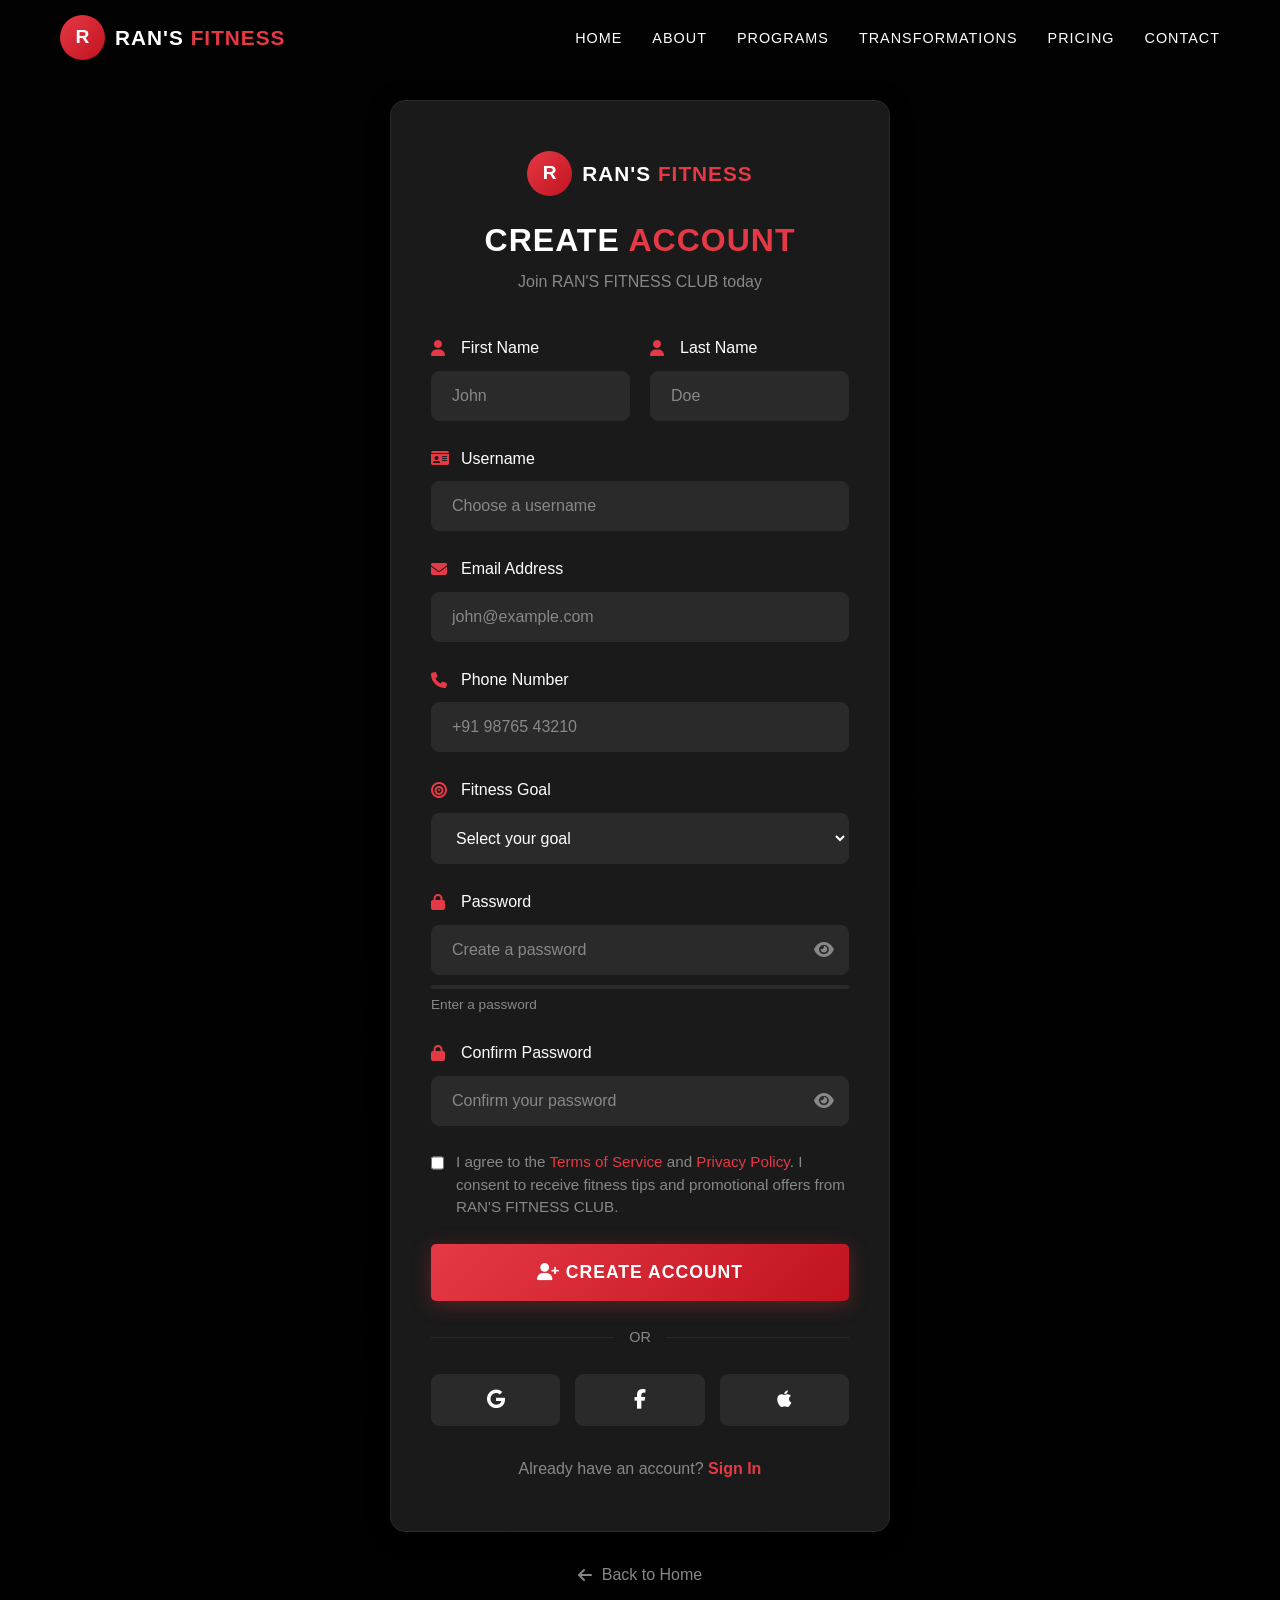
<file: signup.html>
<!DOCTYPE html>
<html lang="en">
<head>
    <meta charset="UTF-8">
    <meta name="viewport" content="width=device-width, initial-scale=1.0">
    <title>Sign Up | RAN'S FITNESS CLUB</title>
    <meta name="description" content="Create your RAN'S FITNESS CLUB account">
    <link rel="stylesheet" href="style.css">
    <!-- Font Awesome for Icons -->
    <link rel="stylesheet" href="https://cdnjs.cloudflare.com/ajax/libs/font-awesome/6.4.0/css/all.min.css">
    <style>
        /* Authentication Pages Styles */
        .auth-page {
            min-height: 100vh;
            background: linear-gradient(rgba(0, 0, 0, 0.8), rgba(0, 0, 0, 0.9)),
                        url('https://images.unsplash.com/photo-1534438327276-14e5300c3a48?w=1920&q=80') center/cover no-repeat;
            display: flex;
            align-items: center;
            justify-content: center;
            padding: 100px 20px 40px;
        }

        .auth-container {
            width: 100%;
            max-width: 500px;
        }

        .auth-card {
            background: var(--dark-gray);
            border-radius: 15px;
            padding: 50px 40px;
            border: 1px solid var(--medium-gray);
            box-shadow: var(--shadow-dark);
        }

        .auth-header {
            text-align: center;
            margin-bottom: 40px;
        }

        .auth-header .logo {
            justify-content: center;
            margin-bottom: 25px;
        }

        .auth-header h2 {
            font-size: 2rem;
            margin-bottom: 10px;
        }

        .auth-header h2 span {
            color: var(--primary-red);
        }

        .auth-header p {
            color: var(--light-gray);
        }

        .auth-form .form-group {
            margin-bottom: 25px;
        }

        .auth-form .form-group label {
            display: flex;
            align-items: center;
            gap: 10px;
            margin-bottom: 10px;
            font-weight: 500;
        }

        .auth-form .form-group label i {
            color: var(--primary-red);
            width: 20px;
        }

        .auth-form .form-group input,
        .auth-form .form-group select {
            width: 100%;
            padding: 15px 20px;
            background: var(--medium-gray);
            border: 1px solid var(--medium-gray);
            border-radius: 8px;
            color: var(--pure-white);
            font-size: 1rem;
            transition: var(--transition);
        }

        .auth-form .form-group input:focus,
        .auth-form .form-group select:focus {
            outline: none;
            border-color: var(--primary-red);
            box-shadow: 0 0 10px rgba(230, 57, 70, 0.2);
        }

        .auth-form .form-group input::placeholder {
            color: var(--light-gray);
        }

        .form-row {
            display: grid;
            grid-template-columns: 1fr 1fr;
            gap: 20px;
        }

        .password-field {
            position: relative;
        }

        .password-toggle {
            position: absolute;
            right: 15px;
            top: 50%;
            transform: translateY(-50%);
            background: none;
            border: none;
            color: var(--light-gray);
            cursor: pointer;
            font-size: 1.1rem;
            transition: var(--transition);
        }

        .password-toggle:hover {
            color: var(--primary-red);
        }

        .password-strength {
            margin-top: 10px;
        }

        .strength-bar {
            height: 4px;
            background: var(--medium-gray);
            border-radius: 2px;
            overflow: hidden;
        }

        .strength-fill {
            height: 100%;
            width: 0;
            transition: all 0.3s ease;
            border-radius: 2px;
        }

        .strength-text {
            font-size: 0.85rem;
            margin-top: 5px;
            color: var(--light-gray);
        }

        .terms-check {
            display: flex;
            align-items: flex-start;
            gap: 12px;
            margin-bottom: 25px;
            cursor: pointer;
        }

        .terms-check input[type="checkbox"] {
            width: 20px;
            height: 20px;
            accent-color: var(--primary-red);
            cursor: pointer;
            margin-top: 2px;
        }

        .terms-check span {
            color: var(--light-gray);
            font-size: 0.95rem;
            line-height: 1.5;
        }

        .terms-check a {
            color: var(--primary-red);
            transition: var(--transition);
        }

        .terms-check a:hover {
            text-decoration: underline;
        }

        .auth-btn {
            width: 100%;
            padding: 18px;
            font-size: 1.1rem;
            margin-bottom: 25px;
        }

        .auth-divider {
            display: flex;
            align-items: center;
            margin-bottom: 25px;
            color: var(--light-gray);
        }

        .auth-divider::before,
        .auth-divider::after {
            content: '';
            flex: 1;
            height: 1px;
            background: var(--medium-gray);
        }

        .auth-divider span {
            padding: 0 15px;
            font-size: 0.9rem;
        }

        .social-login {
            display: flex;
            gap: 15px;
            margin-bottom: 30px;
        }

        .social-btn {
            flex: 1;
            padding: 15px;
            background: var(--medium-gray);
            border: 1px solid var(--medium-gray);
            border-radius: 8px;
            color: var(--pure-white);
            font-size: 1.2rem;
            cursor: pointer;
            transition: var(--transition);
            display: flex;
            align-items: center;
            justify-content: center;
        }

        .social-btn:hover {
            border-color: var(--primary-red);
            background: var(--secondary-black);
        }

        .auth-footer {
            text-align: center;
        }

        .auth-footer p {
            color: var(--light-gray);
        }

        .auth-footer a {
            color: var(--primary-red);
            font-weight: 600;
            transition: var(--transition);
        }

        .auth-footer a:hover {
            text-decoration: underline;
        }

        .back-home {
            text-align: center;
            margin-top: 30px;
        }

        .back-home a {
            color: var(--light-gray);
            display: inline-flex;
            align-items: center;
            gap: 10px;
            transition: var(--transition);
        }

        .back-home a:hover {
            color: var(--primary-red);
        }

        /* Error Message */
        .error-message {
            background: rgba(230, 57, 70, 0.1);
            border: 1px solid var(--primary-red);
            color: var(--primary-red);
            padding: 15px;
            border-radius: 8px;
            margin-bottom: 25px;
            display: none;
            align-items: center;
            gap: 10px;
        }

        .error-message.show {
            display: flex;
        }

        /* Success Message */
        .success-message {
            background: rgba(37, 211, 102, 0.1);
            border: 1px solid #25d366;
            color: #25d366;
            padding: 15px;
            border-radius: 8px;
            margin-bottom: 25px;
            display: none;
            align-items: center;
            gap: 10px;
        }

        .success-message.show {
            display: flex;
        }

        /* Username availability indicator */
        .username-status {
            font-size: 0.85rem;
            margin-top: 5px;
            display: none;
        }

        .username-status.available {
            color: #25d366;
            display: block;
        }

        .username-status.taken {
            color: var(--primary-red);
            display: block;
        }

        /* Responsive */
        @media (max-width: 480px) {
            .auth-card {
                padding: 35px 25px;
            }

            .auth-header h2 {
                font-size: 1.6rem;
            }

            .form-row {
                grid-template-columns: 1fr;
                gap: 0;
            }
        }
    </style>
</head>
<body>
    <!-- Navigation -->
    <nav class="navbar scrolled">
        <div class="container">
            <a href="index.html" class="logo">
                <div class="logo-icon">R</div>
                <div class="logo-text">RAN'S <span>FITNESS</span></div>
            </a>
            <ul class="nav-links" id="navLinks">
                <li><a href="index.html">Home</a></li>
                <li><a href="about.html">About</a></li>
                <li><a href="programs.html">Programs</a></li>
                <li><a href="transformation.html">Transformations</a></li>
                <li><a href="pricing.html">Pricing</a></li>
                <li><a href="contact.html">Contact</a></li>
            </ul>
            <div class="mobile-menu-btn" id="mobileMenuBtn">
                <span></span>
                <span></span>
                <span></span>
            </div>
        </div>
    </nav>

    <!-- Signup Section -->
    <section class="auth-page">
        <div class="auth-container">
            <div class="auth-card">
                <div class="auth-header">
                    <a href="index.html" class="logo">
                        <div class="logo-icon">R</div>
                        <div class="logo-text">RAN'S <span>FITNESS</span></div>
                    </a>
                    <h2>Create <span>Account</span></h2>
                    <p>Join RAN'S FITNESS CLUB today</p>
                </div>

                <div class="error-message" id="errorMessage">
                    <i class="fas fa-exclamation-circle"></i>
                    <span id="errorText">Something went wrong</span>
                </div>

                <div class="success-message" id="successMessage">
                    <i class="fas fa-check-circle"></i>
                    <span>Account created successfully! Redirecting...</span>
                </div>

                <form class="auth-form" id="signupForm">
                    <div class="form-row">
                        <div class="form-group">
                            <label for="firstName">
                                <i class="fas fa-user"></i> First Name
                            </label>
                            <input type="text" id="firstName" name="firstName" placeholder="John" required>
                        </div>
                        <div class="form-group">
                            <label for="lastName">
                                <i class="fas fa-user"></i> Last Name
                            </label>
                            <input type="text" id="lastName" name="lastName" placeholder="Doe" required>
                        </div>
                    </div>

                    <div class="form-group">
                        <label for="username">
                            <i class="fas fa-id-card"></i> Username
                        </label>
                        <input type="text" id="username" name="username" placeholder="Choose a username" required>
                        <span class="username-status" id="usernameStatus"></span>
                    </div>

                    <div class="form-group">
                        <label for="email">
                            <i class="fas fa-envelope"></i> Email Address
                        </label>
                        <input type="email" id="email" name="email" placeholder="john@example.com" required>
                    </div>

                    <div class="form-group">
                        <label for="phone">
                            <i class="fas fa-phone"></i> Phone Number
                        </label>
                        <input type="tel" id="phone" name="phone" placeholder="+91 98765 43210" required>
                    </div>

                    <div class="form-group">
                        <label for="goal">
                            <i class="fas fa-bullseye"></i> Fitness Goal
                        </label>
                        <select id="goal" name="goal" required>
                            <option value="">Select your goal</option>
                            <option value="weight-loss">Weight Loss</option>
                            <option value="muscle-gain">Muscle Gain</option>
                            <option value="strength">Strength Training</option>
                            <option value="general">General Fitness</option>
                            <option value="athletic">Athletic Performance</option>
                        </select>
                    </div>

                    <div class="form-group">
                        <label for="password">
                            <i class="fas fa-lock"></i> Password
                        </label>
                        <div class="password-field">
                            <input type="password" id="password" name="password" placeholder="Create a password" required>
                            <button type="button" class="password-toggle" id="passwordToggle">
                                <i class="fas fa-eye"></i>
                            </button>
                        </div>
                        <div class="password-strength">
                            <div class="strength-bar">
                                <div class="strength-fill" id="strengthFill"></div>
                            </div>
                            <div class="strength-text" id="strengthText">Enter a password</div>
                        </div>
                    </div>

                    <div class="form-group">
                        <label for="confirmPassword">
                            <i class="fas fa-lock"></i> Confirm Password
                        </label>
                        <div class="password-field">
                            <input type="password" id="confirmPassword" name="confirmPassword" placeholder="Confirm your password" required>
                            <button type="button" class="password-toggle" id="confirmPasswordToggle">
                                <i class="fas fa-eye"></i>
                            </button>
                        </div>
                    </div>

                    <label class="terms-check">
                        <input type="checkbox" id="terms" name="terms" required>
                        <span>I agree to the <a href="#">Terms of Service</a> and <a href="#">Privacy Policy</a>. I consent to receive fitness tips and promotional offers from RAN'S FITNESS CLUB.</span>
                    </label>

                    <button type="submit" class="btn btn-primary auth-btn">
                        <i class="fas fa-user-plus"></i> Create Account
                    </button>
                </form>

                <div class="auth-divider">
                    <span>OR</span>
                </div>

                <div class="social-login">
                    <button type="button" class="social-btn" title="Sign up with Google">
                        <i class="fab fa-google"></i>
                    </button>
                    <button type="button" class="social-btn" title="Sign up with Facebook">
                        <i class="fab fa-facebook-f"></i>
                    </button>
                    <button type="button" class="social-btn" title="Sign up with Apple">
                        <i class="fab fa-apple"></i>
                    </button>
                </div>

                <div class="auth-footer">
                    <p>Already have an account? <a href="login.html">Sign In</a></p>
                </div>
            </div>

            <div class="back-home">
                <a href="index.html">
                    <i class="fas fa-arrow-left"></i> Back to Home
                </a>
            </div>
        </div>
    </section>

    <!-- JavaScript -->
    <script src="script.js"></script>
    <script>
        // Signup Form Handling
        document.addEventListener('DOMContentLoaded', function() {
            const signupForm = document.getElementById('signupForm');
            const passwordToggle = document.getElementById('passwordToggle');
            const confirmPasswordToggle = document.getElementById('confirmPasswordToggle');
            const passwordInput = document.getElementById('password');
            const confirmPasswordInput = document.getElementById('confirmPassword');
            const strengthFill = document.getElementById('strengthFill');
            const strengthText = document.getElementById('strengthText');
            const errorMessage = document.getElementById('errorMessage');
            const errorText = document.getElementById('errorText');
            const successMessage = document.getElementById('successMessage');
            const usernameInput = document.getElementById('username');
            const usernameStatus = document.getElementById('usernameStatus');

            // Password visibility toggle
            function setupPasswordToggle(toggleBtn, input) {
                if (toggleBtn && input) {
                    toggleBtn.addEventListener('click', function() {
                        const type = input.getAttribute('type') === 'password' ? 'text' : 'password';
                        input.setAttribute('type', type);
                        
                        const icon = toggleBtn.querySelector('i');
                        icon.classList.toggle('fa-eye');
                        icon.classList.toggle('fa-eye-slash');
                    });
                }
            }

            setupPasswordToggle(passwordToggle, passwordInput);
            setupPasswordToggle(confirmPasswordToggle, confirmPasswordInput);

            // Password strength checker
            if (passwordInput) {
                passwordInput.addEventListener('input', function() {
                    const password = this.value;
                    const strength = checkPasswordStrength(password);
                    updateStrengthMeter(strength);
                });
            }

            // Username availability check
            let usernameCheckTimeout;
            usernameInput.addEventListener('input', function() {
                clearTimeout(usernameCheckTimeout);
                const username = this.value.trim();
                
                if (username.length < 3) {
                    usernameStatus.style.display = 'none';
                    return;
                }

                usernameCheckTimeout = setTimeout(() => {
                    checkUsernameAvailability(username);
                }, 500);
            });

            function checkUsernameAvailability(username) {
                const users = JSON.parse(localStorage.getItem('users') || '[]');
                const isTaken = users.some(u => u.username === username);

                if (isTaken) {
                    usernameStatus.textContent = 'Username is already taken';
                    usernameStatus.className = 'username-status taken';
                } else {
                    usernameStatus.textContent = 'Username is available';
                    usernameStatus.className = 'username-status available';
                }
            }

            function checkPasswordStrength(password) {
                let strength = 0;
                
                if (password.length >= 8) strength++;
                if (password.length >= 12) strength++;
                if (/[a-z]/.test(password) && /[A-Z]/.test(password)) strength++;
                if (/[0-9]/.test(password)) strength++;
                if (/[^a-zA-Z0-9]/.test(password)) strength++;
                
                return strength;
            }

            function updateStrengthMeter(strength) {
                const colors = ['#e63946', '#ff9800', '#ffc107', '#4caf50', '#2e7d32'];
                const texts = ['Very Weak', 'Weak', 'Fair', 'Strong', 'Very Strong'];
                
                const width = Math.min((strength / 5) * 100, 100);
                strengthFill.style.width = width + '%';
                strengthFill.style.backgroundColor = colors[strength - 1] || '#444';
                strengthText.textContent = texts[strength - 1] || 'Enter a password';
                strengthText.style.color = colors[strength - 1] || '#888';
            }

            // Form submission
            if (signupForm) {
                signupForm.addEventListener('submit', function(e) {
                    e.preventDefault();
                    
                    // Hide previous messages
                    errorMessage.classList.remove('show');
                    successMessage.classList.remove('show');

                    const firstName = document.getElementById('firstName').value.trim();
                    const lastName = document.getElementById('lastName').value.trim();
                    const username = usernameInput.value.trim();
                    const email = document.getElementById('email').value.trim();
                    const phone = document.getElementById('phone').value.trim();
                    const goal = document.getElementById('goal').value;
                    const password = passwordInput.value;
                    const confirmPassword = confirmPasswordInput.value;
                    const terms = document.getElementById('terms').checked;

                    // Validation
                    if (!firstName || !lastName || !username || !email || !phone || !goal || !password || !confirmPassword) {
                        showError('Please fill in all fields');
                        return;
                    }

                    // Username validation
                    if (username.length < 3) {
                        showError('Username must be at least 3 characters long');
                        return;
                    }

                    if (!/^[a-zA-Z0-9_]+$/.test(username)) {
                        showError('Username can only contain letters, numbers, and underscores');
                        return;
                    }

                    // Email validation
                    const emailRegex = /^[^\s@]+@[^\s@]+\.[^\s@]+$/;
                    if (!emailRegex.test(email)) {
                        showError('Please enter a valid email address');
                        return;
                    }

                    // Phone validation
                    const phoneRegex = /^[\+]?[\d\s\-\(\)]{10,}$/;
                    if (!phoneRegex.test(phone.replace(/\s/g, ''))) {
                        showError('Please enter a valid phone number');
                        return;
                    }

                    // Password validation
                    if (password.length < 8) {
                        showError('Password must be at least 8 characters long');
                        return;
                    }

                    if (password !== confirmPassword) {
                        showError('Passwords do not match');
                        return;
                    }

                    if (!terms) {
                        showError('Please accept the Terms of Service and Privacy Policy');
                        return;
                    }

                    // Check if username is taken
                    const users = JSON.parse(localStorage.getItem('users') || '[]');
                    if (users.find(u => u.username === username)) {
                        showError('Username is already taken');
                        return;
                    }

                    // Check if email is taken
                    if (users.find(u => u.email === email)) {
                        showError('An account with this email already exists');
                        return;
                    }

                    // Create new user
                    createUser({ firstName, lastName, username, email, phone, goal, password });
                });
            }

            function showError(message) {
                errorText.textContent = message;
                errorMessage.classList.add('show');
                errorMessage.scrollIntoView({ behavior: 'smooth', block: 'center' });
            }

            function createUser(userData) {
                const btn = signupForm.querySelector('button[type="submit"]');
                const originalText = btn.innerHTML;
                btn.innerHTML = '<i class="fas fa-spinner fa-spin"></i> Creating account...';
                btn.disabled = true;

                setTimeout(() => {
                    const users = JSON.parse(localStorage.getItem('users') || '[]');

                    // Add new user with pending status
                    const newUser = {
                        ...userData,
                        id: Date.now(),
                        role: 'user',
                        status: 'pending',
                        createdAt: new Date().toISOString()
                    };
                    
                    users.push(newUser);
                    localStorage.setItem('users', JSON.stringify(users));

                    // Also add to pending users for admin approval
                    const pendingUsers = JSON.parse(localStorage.getItem('pendingUsers') || '[]');
                    pendingUsers.push(newUser);
                    localStorage.setItem('pendingUsers', JSON.stringify(pendingUsers));

                    successMessage.querySelector('span').textContent = 'Account created! Please wait for admin approval.';
                    successMessage.classList.add('show');
                    successMessage.scrollIntoView({ behavior: 'smooth', block: 'center' });

                    setTimeout(() => {
                        window.location.href = 'login.html';
                    }, 3000);
                }, 1500);
            }
        });
    </script>
</body>
</html>
</file>
<file: style.css>
/* ============================================
   RAN'S FITNESS CLUB - Premium Fitness Website
   Color Theme: Black | Red | White
   ============================================ */

/* CSS Variables */
:root {
    --primary-black: #0a0a0a;
    --secondary-black: #111111;
    --dark-gray: #1a1a1a;
    --medium-gray: #2a2a2a;
    --light-gray: #888888;
    --primary-red: #e63946;
    --dark-red: #c1121f;
    --light-red: #ff4d5a;
    --pure-white: #ffffff;
    --off-white: #f5f5f5;
    --gradient-red: linear-gradient(135deg, #e63946 0%, #c1121f 100%);
    --gradient-dark: linear-gradient(180deg, #0a0a0a 0%, #1a1a1a 100%);
    --shadow-red: 0 4px 20px rgba(230, 57, 70, 0.3);
    --shadow-dark: 0 4px 20px rgba(0, 0, 0, 0.5);
    --transition: all 0.3s ease;
}

/* Reset & Base */
* {
    margin: 0;
    padding: 0;
    box-sizing: border-box;
}

html {
    scroll-behavior: smooth;
}

body {
    font-family: 'Segoe UI', Tahoma, Geneva, Verdana, sans-serif;
    background-color: var(--primary-black);
    color: var(--pure-white);
    line-height: 1.6;
    overflow-x: hidden;
}

a {
    text-decoration: none;
    color: inherit;
}

ul {
    list-style: none;
}

img {
    max-width: 100%;
    display: block;
}

.container {
    max-width: 1200px;
    margin: 0 auto;
    padding: 0 20px;
}

.section-padding {
    padding: 80px 0;
}

/* ============================================
   TYPOGRAPHY
   ============================================ */

h1, h2, h3, h4, h5, h6 {
    font-weight: 700;
    line-height: 1.2;
    text-transform: uppercase;
    letter-spacing: 1px;
}

h1 {
    font-size: 3.5rem;
}

h2 {
    font-size: 2.5rem;
}

h3 {
    font-size: 1.5rem;
}

p {
    color: var(--light-gray);
    font-size: 1rem;
}

.section-title {
    text-align: center;
    margin-bottom: 50px;
}

.section-title h2 {
    color: var(--pure-white);
    margin-bottom: 15px;
    position: relative;
    display: inline-block;
}

.section-title h2::after {
    content: '';
    position: absolute;
    bottom: -10px;
    left: 50%;
    transform: translateX(-50%);
    width: 60px;
    height: 4px;
    background: var(--gradient-red);
    border-radius: 2px;
}

.section-title p {
    max-width: 600px;
    margin: 20px auto 0;
}

/* ============================================
   BUTTONS
   ============================================ */

.btn {
    display: inline-block;
    padding: 15px 35px;
    font-size: 1rem;
    font-weight: 600;
    text-transform: uppercase;
    letter-spacing: 1px;
    border-radius: 5px;
    cursor: pointer;
    transition: var(--transition);
    border: none;
    text-align: center;
}

.btn-primary {
    background: var(--gradient-red);
    color: var(--pure-white);
    box-shadow: var(--shadow-red);
}

.btn-primary:hover {
    transform: translateY(-3px);
    box-shadow: 0 6px 25px rgba(230, 57, 70, 0.5);
}

.btn-secondary {
    background: transparent;
    color: var(--pure-white);
    border: 2px solid var(--pure-white);
}

.btn-secondary:hover {
    background: var(--pure-white);
    color: var(--primary-black);
}

.btn-whatsapp {
    background: #25d366;
    color: var(--pure-white);
    display: inline-flex;
    align-items: center;
    gap: 10px;
    box-shadow: 0 4px 15px rgba(37, 211, 102, 0.3);
}

.btn-whatsapp:hover {
    background: #128c7e;
    transform: translateY(-3px);
}

.btn-large {
    padding: 18px 45px;
    font-size: 1.1rem;
}

/* ============================================
   NAVIGATION
   ============================================ */

.navbar {
    position: fixed;
    top: 0;
    left: 0;
    width: 100%;
    z-index: 1000;
    padding: 15px 0;
    transition: var(--transition);
    background: transparent;
}

.navbar.scrolled {
    background: rgba(10, 10, 10, 0.95);
    backdrop-filter: blur(10px);
    padding: 10px 0;
    box-shadow: var(--shadow-dark);
}

.navbar .container {
    display: flex;
    justify-content: space-between;
    align-items: center;
}

.logo {
    display: flex;
    align-items: center;
    gap: 10px;
}

.logo-icon {
    width: 45px;
    height: 45px;
    background: var(--gradient-red);
    border-radius: 50%;
    display: flex;
    align-items: center;
    justify-content: center;
    font-weight: 700;
    font-size: 1.2rem;
}

.logo-text {
    font-size: 1.3rem;
    font-weight: 700;
    text-transform: uppercase;
    letter-spacing: 1px;
}

.logo-text span {
    color: var(--primary-red);
}

.nav-links {
    display: flex;
    gap: 30px;
}

.nav-links a {
    font-weight: 500;
    text-transform: uppercase;
    font-size: 0.9rem;
    letter-spacing: 1px;
    position: relative;
    padding: 5px 0;
}

.nav-links a::after {
    content: '';
    position: absolute;
    bottom: 0;
    left: 0;
    width: 0;
    height: 2px;
    background: var(--primary-red);
    transition: var(--transition);
}

.nav-links a:hover::after,
.nav-links a.active::after {
    width: 100%;
}

.nav-links a:hover,
.nav-links a.active {
    color: var(--primary-red);
}

.nav-auth a {
    padding: 10px 20px !important;
    font-size: 0.85rem !important;
}

.nav-auth a::after {
    display: none !important;
}

.btn-small {
    padding: 10px 20px;
    font-size: 0.85rem;
}

.mobile-menu-btn {
    display: none;
    flex-direction: column;
    gap: 5px;
    cursor: pointer;
    padding: 5px;
}

.mobile-menu-btn span {
    width: 25px;
    height: 3px;
    background: var(--pure-white);
    transition: var(--transition);
    border-radius: 2px;
}

/* ============================================
   HERO SECTION
   ============================================ */

.hero {
    min-height: 100vh;
    background: linear-gradient(rgba(0, 0, 0, 0.7), rgba(0, 0, 0, 0.8)), 
                url('https://images.unsplash.com/photo-1534438327276-14e5300c3a48?w=1920&q=80') center/cover no-repeat;
    display: flex;
    align-items: center;
    justify-content: center;
    text-align: center;
    position: relative;
    padding-top: 80px;
}

.hero-content {
    max-width: 800px;
    padding: 0 20px;
}

.hero h1 {
    font-size: 4rem;
    margin-bottom: 20px;
    text-shadow: 2px 2px 10px rgba(0, 0, 0, 0.5);
}

.hero h1 span {
    color: var(--primary-red);
}

.hero-subtitle {
    font-size: 1.3rem;
    color: var(--off-white);
    margin-bottom: 40px;
    letter-spacing: 2px;
}

.hero-buttons {
    display: flex;
    gap: 20px;
    justify-content: center;
    flex-wrap: wrap;
}

.hero-stats {
    display: flex;
    justify-content: center;
    gap: 60px;
    margin-top: 60px;
    flex-wrap: wrap;
}

.stat-item {
    text-align: center;
}

.stat-number {
    font-size: 3rem;
    font-weight: 700;
    color: var(--primary-red);
    display: block;
}

.stat-label {
    font-size: 0.9rem;
    color: var(--light-gray);
    text-transform: uppercase;
    letter-spacing: 1px;
}

/* ============================================
   ABOUT SECTION
   ============================================ */

.about {
    background: var(--gradient-dark);
}

.about-grid {
    display: grid;
    grid-template-columns: 1fr 1fr;
    gap: 60px;
    align-items: center;
}

.about-image {
    position: relative;
}

.about-image img {
    width: 100%;
    height: 725px;
    object-fit: cover;
    border-radius: 15px;
}

.about-image::before {
    content: '';
    position: absolute;
    top: -20px;
    left: -20px;
    width: 100%;
    height: 100%;
    border: 3px solid var(--primary-red);
    border-radius: 10px;
    z-index: -1;
}

.about-content h2 {
    margin-bottom: 20px;
}

.about-content h2 span {
    color: var(--primary-red);
}

.about-content p {
    margin-bottom: 20px;
    font-size: 1.05rem;
}

.about-features {
    margin-top: 30px;
}

.about-feature {
    display: flex;
    align-items: flex-start;
    gap: 15px;
    margin-bottom: 20px;
}

.about-feature i {
    color: var(--primary-red);
    font-size: 1.2rem;
    margin-top: 3px;
}

.about-feature h4 {
    font-size: 1.1rem;
    margin-bottom: 5px;
    color: var(--pure-white);
}

.about-feature p {
    font-size: 0.95rem;
    margin: 0;
}

/* ============================================
   SERVICES SECTION
   ============================================ */

.services {
    background: var(--primary-black);
}

.services-grid {
    display: grid;
    grid-template-columns: repeat(auto-fit, minmax(280px, 1fr));
    gap: 30px;
}

.service-card {
    background: var(--dark-gray);
    padding: 40px 30px;
    border-radius: 10px;
    text-align: center;
    transition: var(--transition);
    border: 1px solid var(--medium-gray);
    position: relative;
    overflow: hidden;
}

.service-card::before {
    content: '';
    position: absolute;
    top: 0;
    left: 0;
    width: 100%;
    height: 4px;
    background: var(--gradient-red);
    transform: scaleX(0);
    transition: var(--transition);
}

.service-card:hover::before {
    transform: scaleX(1);
}

.service-card:hover {
    transform: translateY(-10px);
    border-color: var(--primary-red);
    box-shadow: var(--shadow-red);
}

.service-icon {
    width: 70px;
    height: 70px;
    background: var(--gradient-red);
    border-radius: 50%;
    display: flex;
    align-items: center;
    justify-content: center;
    margin: 0 auto 25px;
    font-size: 1.8rem;
}

.service-card h3 {
    margin-bottom: 15px;
    color: var(--pure-white);
}

.service-card p {
    font-size: 0.95rem;
}

/* ============================================
   TRANSFORMATION PREVIEW SECTION
   ============================================ */

.transformation-preview {
    background: var(--secondary-black);
}

.transformation-grid {
    display: grid;
    grid-template-columns: repeat(auto-fit, minmax(300px, 1fr));
    gap: 30px;
}

.transformation-card {
    position: relative;
    border-radius: 10px;
    overflow: hidden;
    box-shadow: var(--shadow-dark);
}

.transformation-card img {
    width: 100%;
    height: 350px;
    object-fit: cover;
}

.transformation-overlay {
    position: absolute;
    bottom: 0;
    left: 0;
    width: 100%;
    padding: 30px;
    background: linear-gradient(transparent, rgba(0, 0, 0, 0.9));
}

.transformation-overlay h3 {
    color: var(--pure-white);
    margin-bottom: 5px;
}

.transformation-overlay p {
    color: var(--primary-red);
    font-weight: 600;
}

/* ============================================
   CTA SECTION
   ============================================ */

.cta-section {
    background: linear-gradient(rgba(230, 57, 70, 0.9), rgba(193, 18, 31, 0.9)),
                url('https://images.unsplash.com/photo-1517836357463-d25dfeac3438?w=1920&q=80') center/cover no-repeat fixed;
    text-align: center;
    padding: 100px 0;
}

.cta-section h2 {
    font-size: 3rem;
    margin-bottom: 20px;
}

.cta-section p {
    font-size: 1.2rem;
    color: rgba(255, 255, 255, 0.9);
    margin-bottom: 40px;
    max-width: 600px;
    margin-left: auto;
    margin-right: auto;
}

.cta-buttons {
    display: flex;
    gap: 20px;
    justify-content: center;
    flex-wrap: wrap;
}

.cta-section .btn-secondary {
    border-color: var(--pure-white);
    color: var(--pure-white);
}

.cta-section .btn-secondary:hover {
    background: var(--pure-white);
    color: var(--primary-red);
}

/* ============================================
   ABOUT PAGE SPECIFIC
   ============================================ */

.page-header {
    min-height: 50vh;
    background: linear-gradient(rgba(0, 0, 0, 0.7), rgba(0, 0, 0, 0.8)),
                url('https://images.unsplash.com/photo-1571902943202-507ec2618e8f?w=1920&q=80') center/cover no-repeat;
    display: flex;
    align-items: center;
    justify-content: center;
    text-align: center;
    padding-top: 80px;
}

.page-header h1 {
    font-size: 3.5rem;
}

.page-header h1 span {
    color: var(--primary-red);
}

.mission-section {
    background: var(--primary-black);
}

.mission-grid {
    display: grid;
    grid-template-columns: repeat(3, 1fr);
    gap: 40px;
    text-align: center;
}

.mission-card {
    padding: 40px;
    background: var(--dark-gray);
    border-radius: 10px;
    border: 1px solid var(--medium-gray);
}

.mission-card i {
    font-size: 3rem;
    color: var(--primary-red);
    margin-bottom: 20px;
}

.mission-card h3 {
    margin-bottom: 15px;
}

.trainer-section {
    background: var(--gradient-dark);
}

.trainer-grid {
    display: grid;
    grid-template-columns: repeat(auto-fit, minmax(280px, 1fr));
    gap: 40px;
}

.trainer-card {
    background: var(--dark-gray);
    border-radius: 10px;
    overflow: hidden;
    text-align: center;
    transition: var(--transition);
    border: 1px solid var(--medium-gray);
}

.trainer-card:hover {
    transform: translateY(-10px);
    border-color: var(--primary-red);
}

.trainer-card img {
    width: 100%;
    height: 350px;
    object-fit: cover;
}

.trainer-info {
    padding: 25px;
}

.trainer-info h3 {
    margin-bottom: 5px;
}

.trainer-info p {
    color: var(--primary-red);
    font-weight: 600;
    margin-bottom: 15px;
}

.trainer-social {
    display: flex;
    justify-content: center;
    gap: 15px;
}

.trainer-social a {
    width: 40px;
    height: 40px;
    background: var(--medium-gray);
    border-radius: 50%;
    display: flex;
    align-items: center;
    justify-content: center;
    transition: var(--transition);
}

.trainer-social a:hover {
    background: var(--primary-red);
}

.philosophy-section {
    background: var(--secondary-black);
}

.philosophy-content {
    max-width: 800px;
    margin: 0 auto;
    text-align: center;
}

.philosophy-content p {
    font-size: 1.2rem;
    margin-bottom: 30px;
}

.philosophy-list {
    text-align: left;
    max-width: 600px;
    margin: 0 auto;
}

.philosophy-list li {
    padding: 15px 0;
    border-bottom: 1px solid var(--medium-gray);
    display: flex;
    align-items: center;
    gap: 15px;
}

.philosophy-list li i {
    color: var(--primary-red);
}

/* ============================================
   PROGRAMS PAGE
   ============================================ */

.programs-page {
    background: var(--primary-black);
}

.program-detail {
    display: grid;
    grid-template-columns: 1fr 1fr;
    gap: 60px;
    align-items: center;
    margin-bottom: 80px;
    padding: 40px;
    background: var(--dark-gray);
    border-radius: 15px;
    border: 1px solid var(--medium-gray);
}

.program-detail:nth-child(even) {
    direction: rtl;
}

.program-detail:nth-child(even) > * {
    direction: ltr;
}

.program-image img {
    border-radius: 10px;
    width: 100%;
    height: 350px;
    object-fit: cover;
}

.program-content h3 {
    color: var(--primary-red);
    margin-bottom: 10px;
    font-size: 1.2rem;
}

.program-content h2 {
    margin-bottom: 20px;
}

.program-content p {
    margin-bottom: 25px;
}

.program-features {
    margin-bottom: 30px;
}

.program-features li {
    padding: 8px 0;
    display: flex;
    align-items: center;
    gap: 10px;
}

.program-features li i {
    color: var(--primary-red);
}

/* ============================================
   PRICING PAGE
   ============================================ */

.pricing-page {
    background: var(--gradient-dark);
}

.pricing-grid {
    display: grid;
    grid-template-columns: repeat(auto-fit, minmax(320px, 1fr));
    gap: 30px;
    max-width: 2000px;
    margin: 0 auto;
}

.pricing-card {
    background: var(--dark-gray);
    border-radius: 15px;
    padding: 50px 40px;
    text-align: center;
    border: 1px solid var(--medium-gray);
    transition: var(--transition);
    position: relative;
}

.pricing-card.featured {
    border-color: var(--primary-red);
    transform: scale(1.05);
    box-shadow: var(--shadow-red);
}

.pricing-card.featured::before {
    content: 'MOST POPULAR';
    position: absolute;
    top: -15px;
    left: 50%;
    transform: translateX(-50%);
    background: var(--gradient-red);
    padding: 8px 25px;
    border-radius: 20px;
    font-size: 0.8rem;
    font-weight: 700;
    letter-spacing: 1px;
}

.pricing-card:hover {
    transform: translateY(-10px);
    border-color: var(--primary-red);
}

.pricing-card.featured:hover {
    transform: scale(1.05) translateY(-10px);
}

.pricing-header {
    margin-bottom: 30px;
}

.pricing-header h3 {
    margin-bottom: 15px;
}

.pricing-price {
    font-size: 3.5rem;
    font-weight: 700;
    color: var(--primary-red);
}

.pricing-price span {
    font-size: 1rem;
    color: var(--light-gray);
    font-weight: 400;
}

.pricing-features {
    margin-bottom: 40px;
}

.pricing-features li {
    padding: 12px 0;
    border-bottom: 1px solid var(--medium-gray);
}

.pricing-features li:last-child {
    border-bottom: none;
}

.pricing-features li i {
    color: var(--primary-red);
    margin-right: 10px;
}

.pricing-note {
    text-align: center;
    margin-top: 50px;
    padding: 30px;
    background: var(--dark-gray);
    border-radius: 10px;
}

.pricing-note p {
    font-size: 1.1rem;
    margin-bottom: 20px;
}

.pricing-note .btn {
    margin: 0 10px;
}

/* ============================================
   TRANSFORMATION PAGE
   ============================================ */

.transformation-page {
    background: var(--primary-black);
}

.transformation-gallery {
    display: grid;
    grid-template-columns: repeat(auto-fit, minmax(350px, 1fr));
    gap: 40px;
}

.transformation-item {
    background: var(--dark-gray);
    border-radius: 15px;
    overflow: hidden;
    border: 1px solid var(--medium-gray);
}

.before-after {
    display: grid;
    grid-template-columns: 1fr 1fr;
    gap: 2px;
}

.before-after img {
    width: 100%;
    height: 250px;
    object-fit: cover;
}

.before-after .label {
    position: absolute;
    bottom: 10px;
    left: 10px;
    background: rgba(0, 0, 0, 0.8);
    padding: 5px 15px;
    border-radius: 5px;
    font-size: 0.8rem;
    font-weight: 600;
    text-transform: uppercase;
}

.before-after > div {
    position: relative;
}

.transformation-info {
    padding: 25px;
}

.transformation-info h3 {
    margin-bottom: 5px;
}

.transformation-info .result {
    color: var(--primary-red);
    font-weight: 700;
    margin-bottom: 15px;
    display: block;
}

.transformation-info p {
    font-style: italic;
    font-size: 0.95rem;
}

.testimonials-section {
    background: var(--secondary-black);
    margin-top: 80px;
}

.testimonials-grid {
    display: grid;
    grid-template-columns: repeat(auto-fit, minmax(300px, 1fr));
    gap: 30px;
}

.testimonial-card {
    background: var(--dark-gray);
    padding: 40px;
    border-radius: 15px;
    border: 1px solid var(--medium-gray);
    position: relative;
}

.testimonial-card::before {
    content: '"';
    font-size: 5rem;
    color: var(--primary-red);
    position: absolute;
    top: 10px;
    left: 20px;
    opacity: 0.3;
    line-height: 1;
}

.testimonial-card p {
    margin-bottom: 25px;
    position: relative;
    z-index: 1;
}

.testimonial-author {
    display: flex;
    align-items: center;
    gap: 15px;
}

.testimonial-author img {
    width: 60px;
    height: 60px;
    border-radius: 50%;
    object-fit: cover;
}

.testimonial-author h4 {
    font-size: 1.1rem;
    margin-bottom: 3px;
}

.testimonial-author span {
    color: var(--primary-red);
    font-size: 0.9rem;
}

/* ============================================
   CONTACT PAGE
   ============================================ */

.contact-page {
    background: var(--gradient-dark);
}

.contact-grid {
    display: grid;
    grid-template-columns: 1fr 1fr;
    gap: 60px;
}

.contact-info h2 {
    margin-bottom: 30px;
}

.contact-info h2 span {
    color: var(--primary-red);
}

.contact-item {
    display: flex;
    align-items: flex-start;
    gap: 20px;
    margin-bottom: 30px;
}

.contact-item i {
    width: 50px;
    height: 50px;
    background: var(--gradient-red);
    border-radius: 50%;
    display: flex;
    align-items: center;
    justify-content: center;
    font-size: 1.2rem;
    flex-shrink: 0;
}

.contact-item h4 {
    margin-bottom: 5px;
}

.contact-item a {
    color: var(--light-gray);
    transition: var(--transition);
}

.contact-item a:hover {
    color: var(--primary-red);
}

.contact-social {
    display: flex;
    gap: 15px;
    margin-top: 40px;
}

.contact-social a {
    width: 50px;
    height: 50px;
    background: var(--dark-gray);
    border-radius: 50%;
    display: flex;
    align-items: center;
    justify-content: center;
    transition: var(--transition);
    border: 1px solid var(--medium-gray);
}

.contact-social a:hover {
    background: var(--primary-red);
    border-color: var(--primary-red);
}

.contact-form-container {
    background: var(--dark-gray);
    padding: 50px;
    border-radius: 15px;
    border: 1px solid var(--medium-gray);
}

.contact-form-container h3 {
    margin-bottom: 30px;
    text-align: center;
}

.form-group {
    margin-bottom: 25px;
}

.form-group label {
    display: block;
    margin-bottom: 8px;
    font-weight: 500;
}

.form-group input,
.form-group textarea,
.form-group select {
    width: 100%;
    padding: 15px;
    background: var(--medium-gray);
    border: 1px solid var(--medium-gray);
    border-radius: 5px;
    color: var(--pure-white);
    font-size: 1rem;
    transition: var(--transition);
}

.form-group input:focus,
.form-group textarea:focus,
.form-group select:focus {
    outline: none;
    border-color: var(--primary-red);
}

.form-group textarea {
    resize: vertical;
    min-height: 120px;
}

.map-section {
    margin-top: 80px;
}

.map-container {
    border-radius: 15px;
    overflow: hidden;
    border: 1px solid var(--medium-gray);
}

.map-container iframe {
    width: 100%;
    height: 400px;
    border: none;
}

/* Form Success Message */
.form-success {
    background: #25d366;
    color: var(--pure-white);
    padding: 20px;
    border-radius: 5px;
    text-align: center;
    margin-bottom: 20px;
    display: none;
}

.form-success.show {
    display: block;
}

/* ============================================
   FLOATING WHATSAPP BUTTON
   ============================================ */

.whatsapp-float {
    position: fixed;
    bottom: 30px;
    right: 30px;
    width: 60px;
    height: 60px;
    background: #25d366;
    border-radius: 50%;
    display: flex;
    align-items: center;
    justify-content: center;
    box-shadow: 0 4px 20px rgba(37, 211, 102, 0.4);
    z-index: 999;
    transition: var(--transition);
    animation: pulse 2s infinite;
}

.whatsapp-float:hover {
    transform: scale(1.1);
    box-shadow: 0 6px 25px rgba(37, 211, 102, 0.6);
}

.whatsapp-float i {
    font-size: 2rem;
    color: var(--pure-white);
}

@keyframes pulse {
    0% {
        box-shadow: 0 0 0 0 rgba(37, 211, 102, 0.7);
    }
    70% {
        box-shadow: 0 0 0 20px rgba(37, 211, 102, 0);
    }
    100% {
        box-shadow: 0 0 0 0 rgba(37, 211, 102, 0);
    }
}

/* ============================================
   FOOTER
   ============================================ */

.footer {
    background: var(--secondary-black);
    padding: 60px 0 20px;
    border-top: 1px solid var(--medium-gray);
}

.footer-grid {
    display: grid;
    grid-template-columns: 2fr 1fr 1fr 1fr;
    gap: 50px;
    margin-bottom: 50px;
}

.footer-brand .logo {
    margin-bottom: 20px;
}

.footer-brand p {
    margin-bottom: 20px;
    font-size: 0.95rem;
}

.footer-links h4 {
    margin-bottom: 25px;
    color: var(--pure-white);
    font-size: 1.1rem;
}

.footer-links ul li {
    margin-bottom: 12px;
}

.footer-links ul li a {
    color: var(--light-gray);
    transition: var(--transition);
    font-size: 0.95rem;
}

.footer-links ul li a:hover {
    color: var(--primary-red);
    padding-left: 5px;
}

.footer-contact p {
    display: flex;
    align-items: center;
    gap: 10px;
    margin-bottom: 15px;
    font-size: 0.95rem;
}

.footer-contact i {
    color: var(--primary-red);
}

.footer-bottom {
    text-align: center;
    padding-top: 30px;
    border-top: 1px solid var(--medium-gray);
}

.footer-bottom p {
    font-size: 0.9rem;
}

.footer-bottom span {
    color: var(--primary-red);
}

/* ============================================
   RESPONSIVE DESIGN
   ============================================ */

@media (max-width: 992px) {
    h1 {
        font-size: 2.8rem;
    }
    
    h2 {
        font-size: 2rem;
    }
    
    .about-grid,
    .contact-grid {
        grid-template-columns: 1fr;
        gap: 40px;
    }
    
    .about-image::before {
        display: none;
    }
    
    .program-detail {
        grid-template-columns: 1fr;
        gap: 30px;
    }
    
    .program-detail:nth-child(even) {
        direction: ltr;
    }
    
    .mission-grid {
        grid-template-columns: 1fr;
    }
    
    .footer-grid {
        grid-template-columns: 1fr 1fr;
    }
    
    .pricing-card.featured {
        transform: scale(1);
    }
    
    .pricing-card.featured:hover {
        transform: scale(1) translateY(-10px);
    }
}

@media (max-width: 768px) {
    .nav-links {
        position: fixed;
        top: 70px;
        left: -100%;
        width: 100%;
        height: calc(100vh - 70px);
        background: rgba(10, 10, 10, 0.98);
        flex-direction: column;
        align-items: center;
        justify-content: flex-start;
        padding-top: 50px;
        gap: 25px;
        transition: var(--transition);
    }
    
    .nav-links.active {
        left: 0;
    }
    
    .nav-links a {
        font-size: 1.2rem;
    }
    
    .mobile-menu-btn {
        display: flex;
    }
    
    .hero h1 {
        font-size: 2.5rem;
    }
    
    .hero-subtitle {
        font-size: 1rem;
    }
    
    .hero-stats {
        gap: 30px;
    }
    
    .stat-number {
        font-size: 2.5rem;
    }
    
    .section-padding {
        padding: 60px 0;
    }
    
    .cta-section h2 {
        font-size: 2rem;
    }
    
    .page-header h1 {
        font-size: 2.5rem;
    }
    
    .contact-form-container {
        padding: 30px;
    }
    
    .whatsapp-float {
        width: 50px;
        height: 50px;
        bottom: 20px;
        right: 20px;
    }
    
    .whatsapp-float i {
        font-size: 1.5rem;
    }
}

@media (max-width: 480px) {
    h1 {
        font-size: 2rem;
    }
    
    h2 {
        font-size: 1.6rem;
    }
    
    .btn {
        padding: 12px 25px;
        font-size: 0.9rem;
    }
    
    .hero-buttons {
        flex-direction: column;
        width: 100%;
        padding: 0 20px;
    }
    
    .hero-buttons .btn {
        width: 100%;
    }
    
    .footer-grid {
        grid-template-columns: 1fr;
        gap: 30px;
    }
    
    .transformation-gallery {
        grid-template-columns: 1fr;
    }
    
    .before-after {
        grid-template-columns: 1fr;
    }
}

/* Utility Classes */
.text-center {
    text-align: center;
}

.text-red {
    color: var(--primary-red);
}

.mt-20 {
    margin-top: 20px;
}

.mt-40 {
    margin-top: 40px;
}

.mb-20 {
    margin-bottom: 20px;
}

.mb-40 {
    margin-bottom: 40px;
}
</file>
